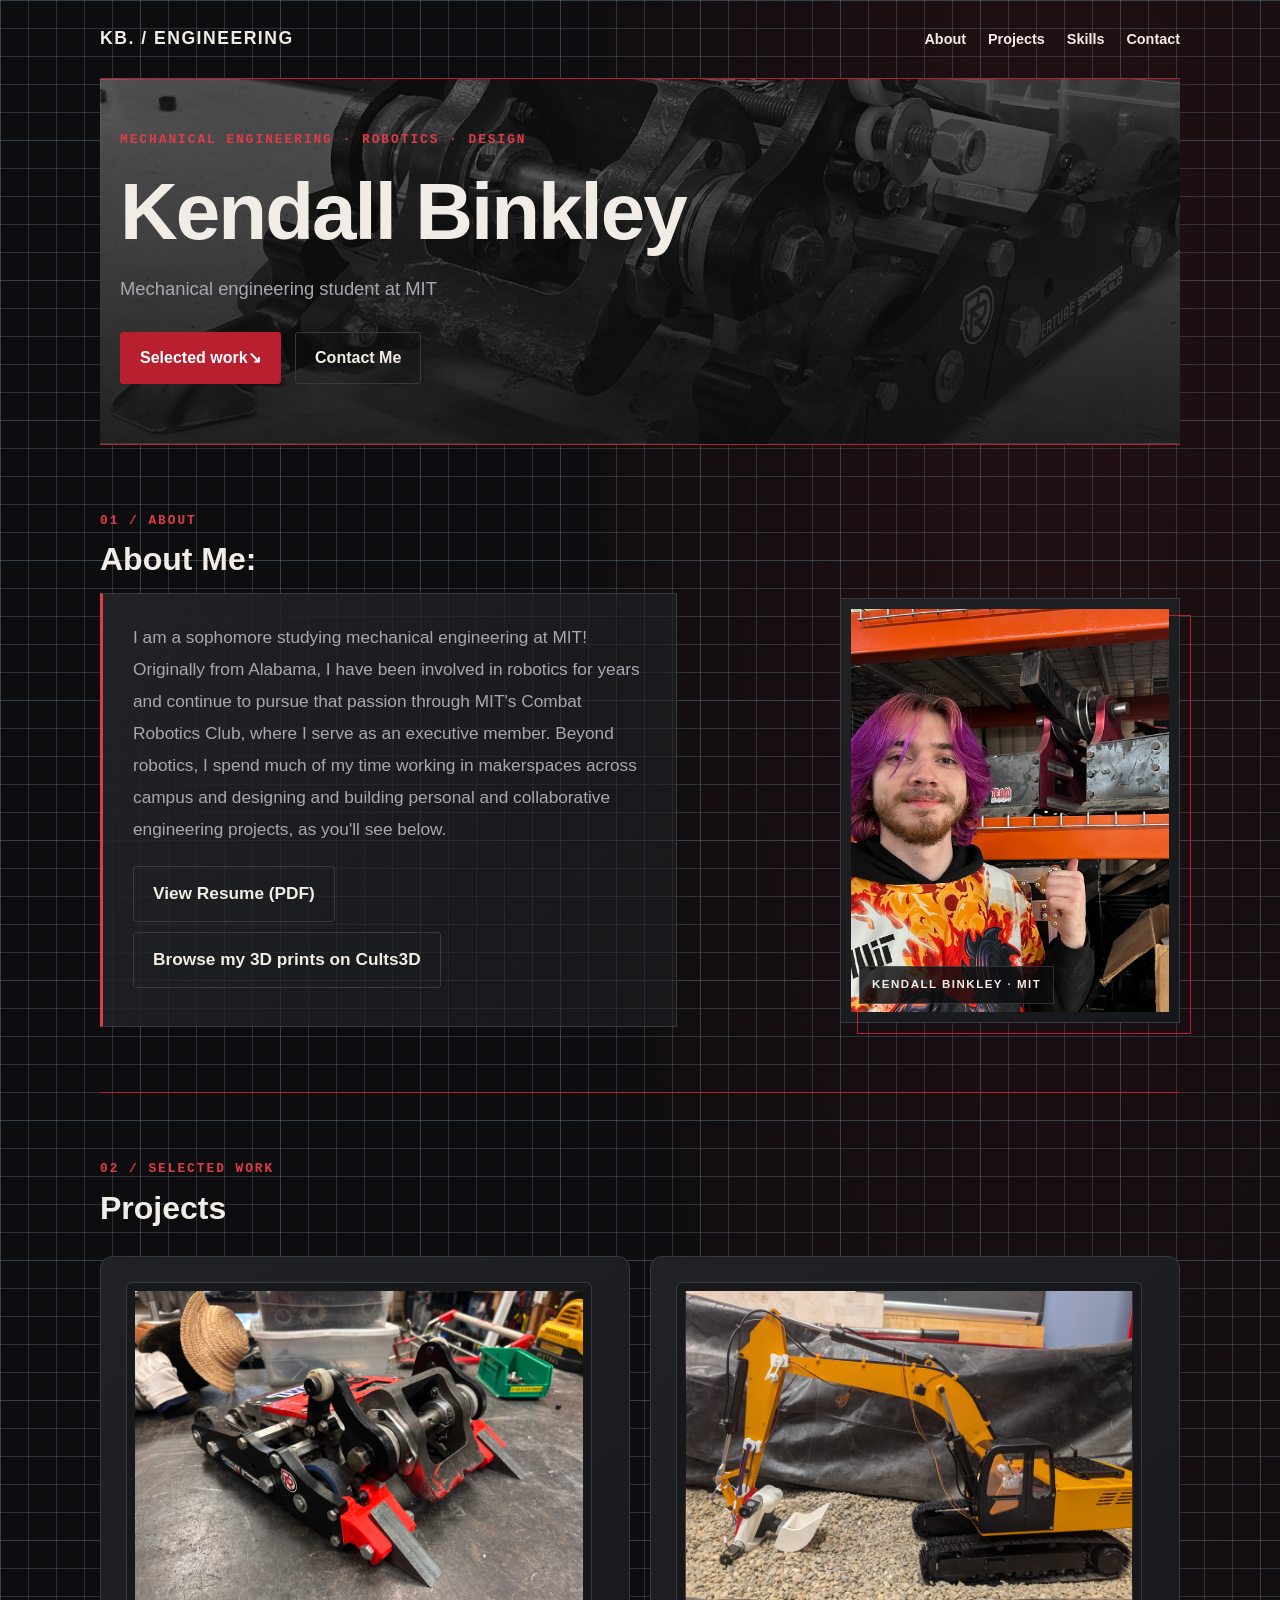
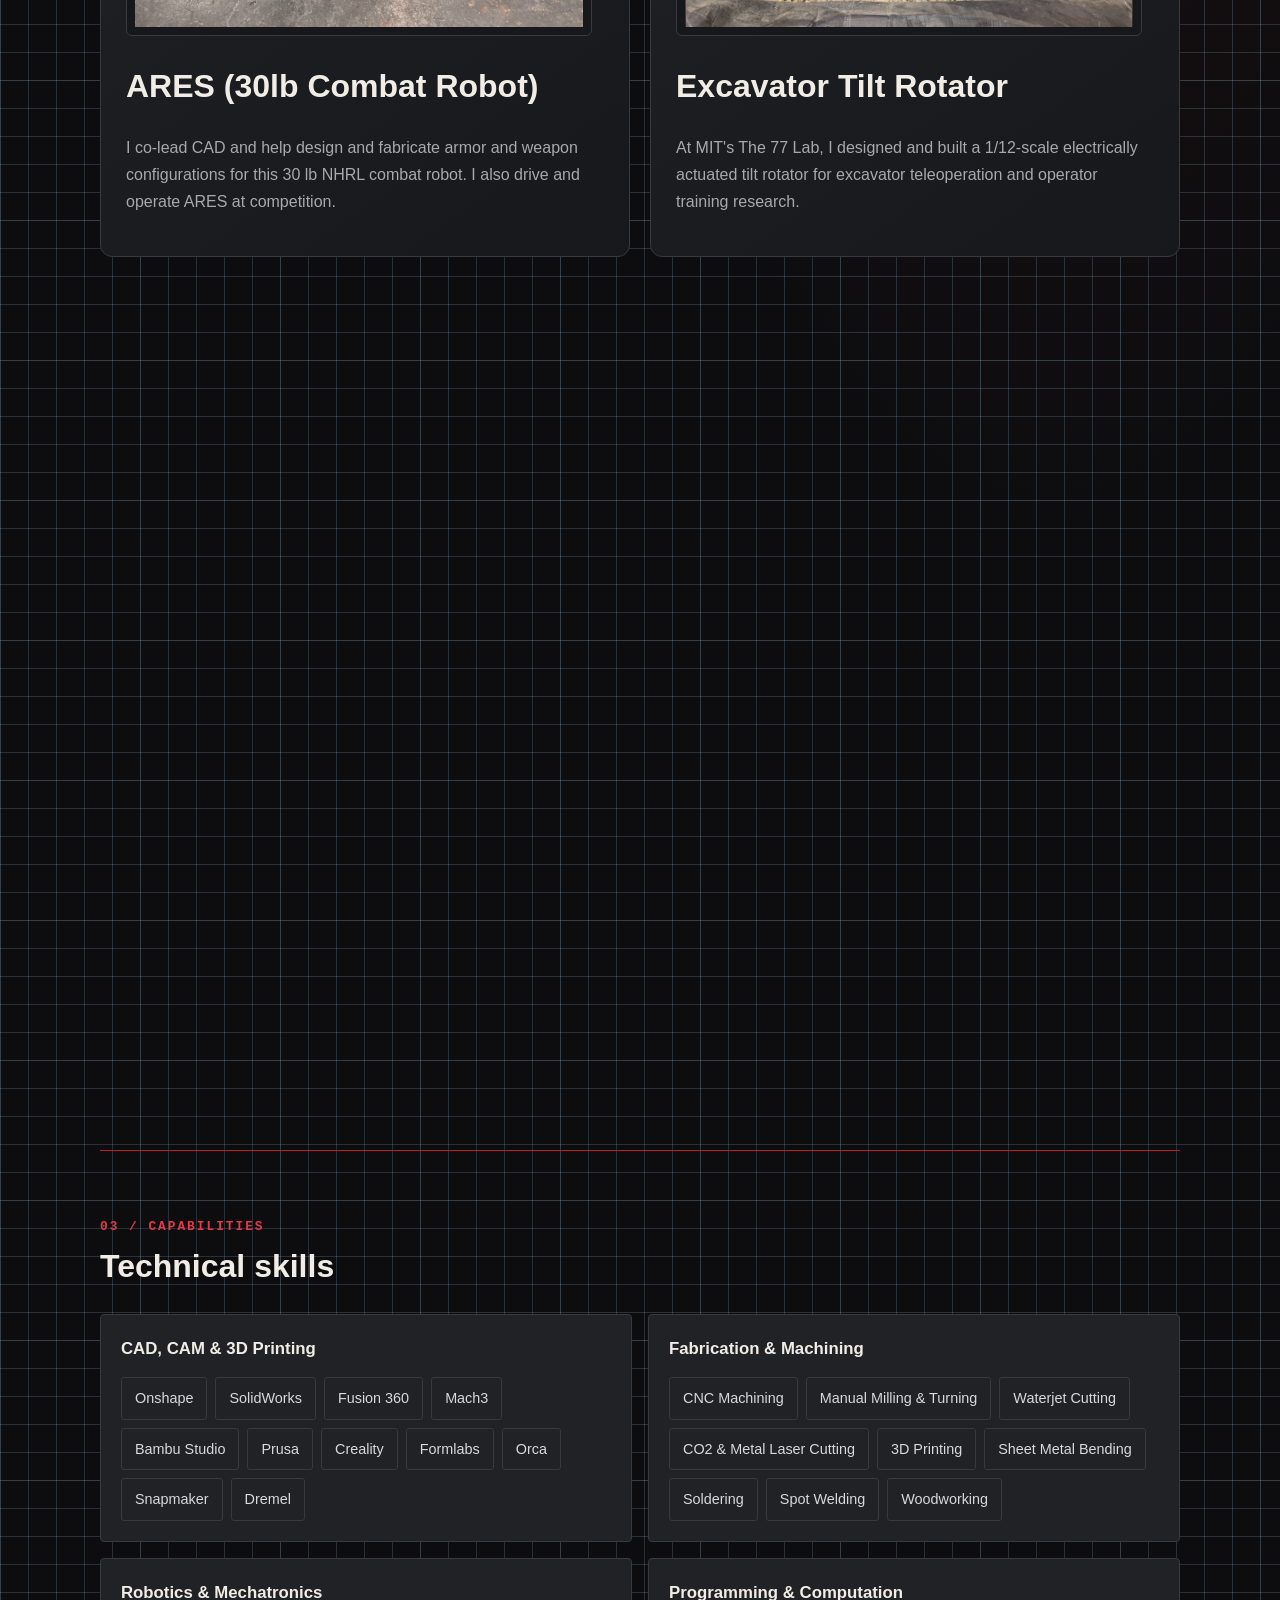
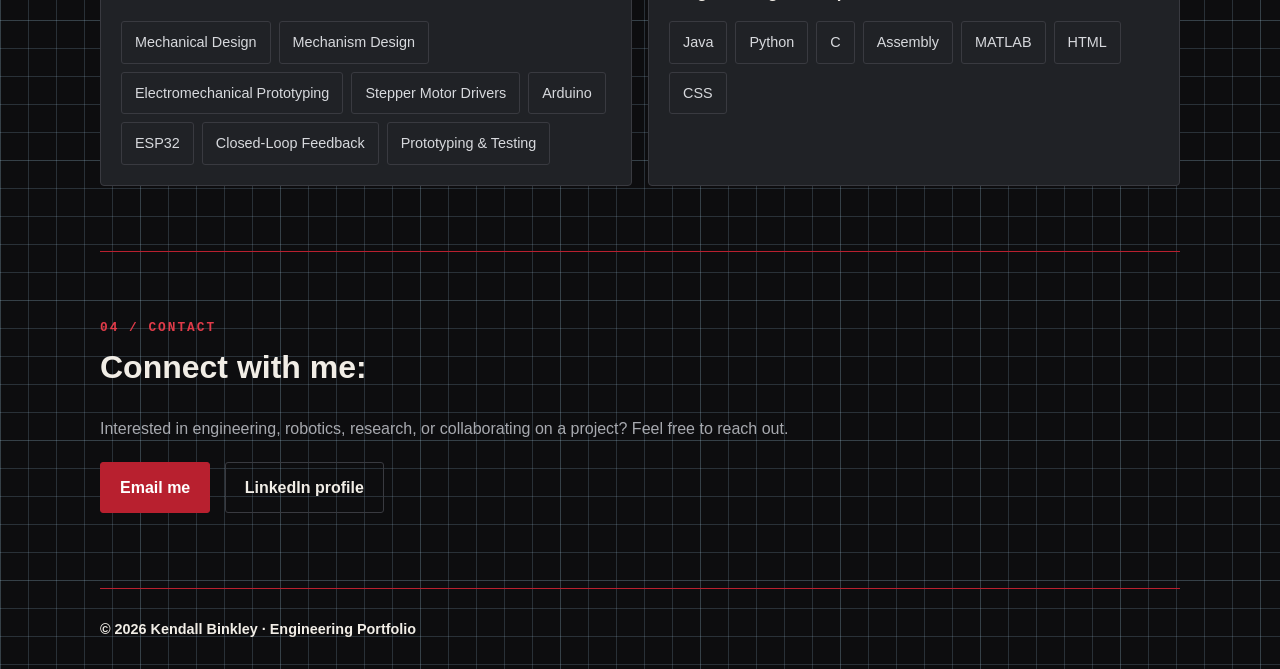
<file: index.html>
<!DOCTYPE html>
<html lang="en">
<head>
  <meta charset="UTF-8">
  <meta name="viewport" content="width=device-width, initial-scale=1.0">
  <meta name="description" content="Engineering portfolio showcasing mechanical design, robotics, research, and manufacturing projects.">
  <title>Kendall Binkley | Engineering Portfolio</title>
  <link rel="icon" type="image/svg+xml" href="/favicon.svg">
  <link rel="stylesheet" href="portfolio_reveal.css">
  <link rel="stylesheet" href="portfolio_grid.css">
  <script src="portfolio_reveal.js" defer></script>


<style>
  /* ========================================
     1. COLOR PALETTE
  ======================================== */

  :root {
    --bg: #0D0D0F;
    --panel: #202226;
    --panel-hover: #292B30;
    --text: #F1EDE6;
    --muted: #A7A9AF;
    --accent: #B8202F;
    --red-bright: #E13B49;
    --red-dark: #741722;
    --silver: #D7D9DD;
    --line: #393A40;
  }

  /* ========================================
     2. GLOBAL STYLES
  ======================================== */

  * {
    box-sizing: border-box;
    margin: 0;
    padding: 0;
  }

  html {
    scroll-behavior: smooth;
    scroll-padding-top: 24px;
  }

  body {
    background-color: var(--bg);
    color: var(--text);
    font-family: Arial, Helvetica, sans-serif;
    line-height: 1.7;
  }

  a {
    color: var(--red-bright);
    text-decoration: none;
    transition: color 0.2s ease;
  }

  a:hover {
    color: var(--silver);
  }

  .container {
    width: min(1080px, 90%);
    margin: 0 auto;
  }

  /* ========================================
     3. NAVIGATION
  ======================================== */

  nav {
    display: flex;
    justify-content: space-between;
    align-items: center;
    gap: 20px;
    padding: 24px 0;
    border-bottom: 1px solid var(--line);
  }

  .logo {
    color: var(--text);
    font-size: 1.1rem;
    font-weight: bold;
    letter-spacing: 1.5px;
    text-transform: uppercase;
  }

  .logo:hover {
    color: var(--red-bright);
  }

  .nav-links {
    display: flex;
    flex-wrap: wrap;
    gap: 22px;
    font-size: 0.95rem;
  }

  .nav-links a {
    color: var(--muted);
  }

  .nav-links a:hover {
    color: var(--red-bright);
  }

  /* ========================================
     4. HERO / INTRODUCTION
  ======================================== */

  .hero {
  position: relative;
  isolation: isolate;
  overflow: hidden;
  background: #0D0D0F;

  padding: 50px 20px;
}

.hero::before {
  content: "";
  position: absolute;
  inset: 0;
  z-index: -1;

  background-image:
    linear-gradient(
      rgba(13, 13, 15, 0.55),
      rgba(13, 13, 15, 0.88)
    ),
    url("images/hero_background.JPG");

  background-size: cover;
  background-position: center;
  background-repeat: no-repeat;

  filter: grayscale(100%);
  opacity: 0.8;
}

  .eyebrow,
  .section-label {
    color: var(--red-bright);
    font-family: monospace;
    font-size: 0.8rem;
    font-weight: bold;
    letter-spacing: 2px;
    text-transform: uppercase;
  }

  h1 {
    margin: 18px 0;
    color: var(--text);
    font-size: clamp(2.7rem, 7vw, 5rem);
    line-height: 1.08;
    letter-spacing: -2px;
  }

  .hero p {
    max-width: 680px;
    margin-bottom: 28px;
    color: var(--muted);
    font-size: 1.15rem;
  }

  /* ========================================
     5. BUTTONS
  ======================================== */

  .button {
    display: inline-block;
    margin-right: 10px;
    margin-bottom: 10px;
    padding: 11px 19px;
    border: 1px solid var(--accent);
    border-radius: 3px;
    background: var(--accent);
    color: #FFFFFF;
    font-weight: bold;
    transition:
      background 0.2s ease,
      border-color 0.2s ease,
      transform 0.2s ease;
  }

  .button:hover {
    background: var(--red-bright);
    border-color: var(--red-bright);
    color: #FFFFFF;
    text-decoration: none;
    transform: translateY(-2px);
  }

  .button.secondary {
    background: transparent;
    color: var(--text);
    border-color: var(--line);
  }

  .button.secondary:hover {
    border-color: var(--silver);
    background: var(--panel);
  }

  .projects-cta {
    display: flex;
    justify-content: center;
    margin: 35px 0 70px;
  }

  .projects-cta .button {
    margin-right: 0;
  }

  /* ========================================
     6. GENERAL SECTIONS
  ======================================== */

  section {
    padding: 65px 0;
    border-top: 1px solid var(--line);
  }

  h2 {
    margin: 8px 0 28px;
    color: var(--text);
    font-size: 2rem;
    line-height: 1.25;
  }

  h3 {
    color: var(--text);
  }

  .about {
    color: var(--muted);
  }

  .about-layout {
    display: grid;
    grid-template-columns: minmax(0, 1fr) minmax(240px, 0.72fr);
    align-items: center;
    gap: clamp(32px, 7vw, 88px);
  }

  #about h2 {
    margin-bottom: 14px;
  }

  .about-copy {
    position: relative;
    padding: 28px 30px;
    border: 1px solid var(--line);
    border-left: 3px solid var(--red-bright);
    background: linear-gradient(120deg, var(--panel), rgba(32, 34, 38, 0.45));
    color: var(--text);
    font-size: 1.08rem;
    line-height: 1.85;
  }

  .about-copy p {
    margin-bottom: 20px;
  }

  .about-portrait {
    position: relative;
    isolation: isolate;
    justify-self: end;
    width: min(100%, 340px);
    aspect-ratio: 4 / 5;
    padding: 10px;
    border: 1px solid var(--line);
    background: linear-gradient(145deg, var(--panel), #17181B);
  }

  .about-portrait::before {
    position: absolute;
    z-index: -1;
    inset: 16px -12px -12px 16px;
    border: 1px solid var(--accent);
    content: "";
  }

  .about-portrait img {
    display: block;
    width: 100%;
    height: 100%;
    object-fit: cover;
    object-position: center 42%;
  }

  .about-portrait figcaption {
    position: absolute;
    z-index: 1;
    right: 18px;
    bottom: 18px;
    left: 18px;
    width: fit-content;
    max-width: calc(100% - 36px);
    padding: 8px 12px;
    border: 1px solid rgba(241, 237, 230, 0.16);
    background: rgba(13, 13, 15, 0.82);
    color: var(--text);
    font-size: 0.72rem;
    font-weight: bold;
    letter-spacing: 1.5px;
    text-transform: uppercase;
  }

  /* ========================================
     7. PROJECT GRID AND CARDS
  ======================================== */

  .project-grid {
    display: grid;
    grid-template-columns: repeat(2, minmax(0, 1fr));
    gap: 20px;
  }

  .project {
    position: relative;
    padding: 25px;
    border: 1px solid var(--line);
    border-radius: 12px;
    background: linear-gradient(
      145deg,
      var(--panel),
      #17181B
    );
    transition:
      border-color 0.2s ease,
      background 0.2s ease,
      transform 0.2s ease;
  }

  .project:hover {
    border-color: var(--accent);
    background: linear-gradient(
      145deg,
      var(--panel-hover),
      #191A1E
    );
    transform: translateY(-4px);
  }

  .project h3 {
    margin-bottom: 10px;
    font-size: 1.25rem;
    letter-spacing: -0.3px;
  }

  .project p {
    margin-bottom: 16px;
    color: var(--muted);
  }

  .project-number {
    display: block;
    margin-bottom: 12px;
    color: var(--red-bright);
    font-family: monospace;
    font-size: 0.8rem;
    letter-spacing: 1px;
  }

  /* Project photography and CAD renders */

  .project-image-frame {
    margin: 0 12px 30px 0;
    padding: 8px;
    border: 1px solid var(--line);
    border-radius: 6px;
    background: #17181B;
  }

  .project-image {
    display: block;
    width: 100%;
    aspect-ratio: 4 / 3;
    background: #17181B;
    object-fit: contain;
  }

  .cover-image-stage {
    display: block;
    position: relative;
    isolation: isolate;
    overflow: hidden;
    aspect-ratio: 4 / 3;
    background: #17181B;
  }

  .cover-image-stage .cover-image-backdrop {
    position: absolute;
    inset: 0;
    width: 100%;
    height: 100%;
    filter: blur(12px) brightness(0.45);
    object-fit: cover;
    transform: scale(1.08);
  }

  .cover-image-stage .project-image {
    position: relative;
    background: transparent;
  }

  .project-link {
    display: block;
    color: inherit;
    text-decoration: none;
    cursor: pointer;
  }

  .project-link:hover {
    background: var(--panel-hover);
    transform: translateY(-4px);
  }

  .project-link:focus-visible {
    outline: 2px solid var(--red-bright);
    outline-offset: 4px;
  }

  /* ========================================
     8. TECHNICAL SKILLS
  ======================================== */

  .skills {
    display: grid;
    grid-template-columns: repeat(2, minmax(0, 1fr));
    gap: 16px;
  }

  .skill-group {
    padding: 20px;
    border: 1px solid var(--line);
    border-radius: 4px;
    background: var(--panel);
  }

  .skill-group h3 {
    margin: 0 0 14px;
    color: var(--text);
    font-size: 1.05rem;
  }

  .skill-group .skills-list {
    display: flex;
    flex-wrap: wrap;
    gap: 8px;
  }

  .skill {
    padding: 8px 13px;
    border: 1px solid var(--line);
    border-radius: 3px;
    background: var(--panel);
    color: var(--silver);
    font-size: 0.9rem;
  }

  @media (max-width: 700px) {
    .skills {
      grid-template-columns: 1fr;
    }
  }

  /* ========================================
     9. FOOTER
  ======================================== */

  footer {
    padding: 28px 0;
    border-top: 1px solid var(--line);
    color: var(--muted);
    font-size: 0.9rem;
  }

  /* ========================================
     10. RESPONSIVE LAYOUT
  ======================================== */

  @media (max-width: 650px) {
    nav {
      align-items: flex-start;
      flex-direction: column;
    }

    .nav-links {
      gap: 14px;
    }

    .hero {
      padding: 75px 0 75px 20px;
    }

    h1 {
      letter-spacing: -1px;
    }

    .project-grid {
      grid-template-columns: 1fr;
    }

    .about-layout {
      grid-template-columns: 1fr;
      gap: 36px;
    }

    .about-portrait {
      justify-self: start;
      width: min(100%, 340px);
    }

    .about-copy {
      padding: 22px;
      font-size: 1rem;
    }

    section {
      padding: 48px 0;
    }
  }

  /* ========================================
     11. ACCESSIBILITY
  ======================================== */

  :focus-visible {
    outline: 2px solid var(--red-bright);
    outline-offset: 4px;
  }

  ::selection {
    background: var(--accent);
    color: #FFFFFF;
  }

  @media (prefers-reduced-motion: reduce) {
    html {
      scroll-behavior: auto;
    }

    *,
    *::before,
    *::after {
      transition: none !important;
      animation: none !important;
    }
  }
</style>
</head>

<body class="home-page">
  <div class="container">
    <nav>
      <a class="logo" href="#home">KB. / Engineering</a>
      <div class="nav-links">
        <a href="#about">About</a>
        <a href="#projects">Projects</a>
        <a href="#skills">Skills</a>
        <a href="#contact">Contact</a>
      </div>
    </nav>

    <main>
      <header class="hero" id="home">
        <div class="eyebrow">Mechanical Engineering · Robotics · Design</div>
        <h1>Kendall Binkley</h1>
        <p>
          Mechanical engineering student at MIT
        </p>
        <a class="button" href="#projects">Selected work↘</a>
        <a class="button secondary" href="#contact">Contact Me</a>
      </header>

      <section id="about">
        <div class="section-label">01 / About</div>
        <h2>About Me:</h2>
        <div class="about-layout">
          <div class="about-copy">
            <p class="about">
              I am a sophomore studying mechanical engineering at MIT! Originally from Alabama, I have been involved in robotics for years and continue to pursue that passion through MIT's Combat Robotics Club, where I serve as an executive member. Beyond robotics, I spend much of my time working in makerspaces across campus and designing and building personal and collaborative engineering projects, as you'll see below.
            </p>
            <a class="button secondary" href="files/KBinkleyResumeOct26.pdf" target="_blank" rel="noopener">View Resume (PDF)</a>
            <a class="button secondary" href="https://cults3d.com/en/users/notreallyabird/" target="_blank" rel="noopener noreferrer">Browse my 3D prints on Cults3D</a>
          </div>
          <figure class="about-portrait">
            <img src="images/aboutme.jpg" alt="Kendall in the MIT makerspace">
            <figcaption>Kendall Binkley · MIT</figcaption>
          </figure>
        </div>
      </section>

      <section id="projects">
        <div class="section-label">02 / Selected work</div>
        <h2>Projects</h2>

        <div class="project-grid">

          <a href="project_folder/ARES_project.html" class="project project-link">
            <figure class="project-image-frame">
              <span class="cover-image-stage">
                <img class="cover-image-backdrop" src="images/ARES_imgs/ARES_cover_photo.JPG" alt="" aria-hidden="true">
                <img class="project-image" src="images/ARES_imgs/ARES_cover_photo.JPG" alt="ARES combat robot">
              </span>
            </figure>
            <h2>ARES (30lb Combat Robot)</h2>
            <p>
              I co-lead CAD and help design and fabricate armor and weapon configurations for this 30 lb NHRL combat robot. I also drive and operate ARES at competition.
            </p>
          </a>

          <a href="project_folder/tilt_rotator_project.html" class="project project-link">
            <figure class="project-image-frame">
              <span class="cover-image-stage">
                <img class="cover-image-backdrop" src="images/tilt_rotator_imgs/tr_full_excavator.jpg" alt="" aria-hidden="true">
                <img class="project-image" src="images/tilt_rotator_imgs/tr_full_excavator.jpg" alt="1/12-scale excavator with the tilt rotator attached">
              </span>
            </figure>
            <h2>Excavator Tilt Rotator</h2>
            <p>
              At MIT's The 77 Lab, I designed and built a 1/12-scale electrically actuated tilt rotator for excavator teleoperation and operator training research.
            </p>
          </a>

          <a href="project_folder/roller_skates_project.html" class="project project-link">
            <figure class="project-image-frame">
              <span class="cover-image-stage">
                <img class="cover-image-backdrop" src="images/roller_skates_imgs/skates_full_assembly_cover_photo.jpg" alt="" aria-hidden="true">
                <img class="project-image" src="images/roller_skates_imgs/skates_full_assembly_cover_photo.jpg" alt="Completed custom roller skates">
              </span>
            </figure>
            <h2>Custom Roller Skates</h2>
            <p>
              Custom clip-on skates designed to attach to regular shoes or boots, built with machined and laser-cut metal parts and 3D-printed TPU spacers.
            </p>
          </a>

          <a href="project_folder/merry_go_round_project.html" class="project project-link">
            <figure class="project-image-frame">
              <span class="cover-image-stage">
                <img class="cover-image-backdrop" src="images/merry_go_round_imgs/mgr_real_isometric_view_cover_photo.jpg" alt="" aria-hidden="true">
                <img class="project-image" src="images/merry_go_round_imgs/mgr_real_isometric_view_cover_photo.jpg" alt="Double-decker merry-go-round isometric view">
              </span>
            </figure>
            <h2>Double-Decker Merry-Go-Round</h2>
            <p>
              I was a 2026 East Campus REX build lead for this double-decker ride. It used a custom machined bearing and supported about 1,200 pounds during operation.
            </p>
          </a>

        </div>
      </section>

      <div class="projects-cta">
        <a href="projects.html" class="button">
          View All Projects
          <span aria-hidden="true">→</span>
        </a>
      </div>

      <section id="skills">
        <div class="section-label">03 / Capabilities</div>
        <h2>Technical skills</h2>
        <div class="skills">
          <article class="skill-group">
            <h3>CAD, CAM &amp; 3D Printing</h3>
            <div class="skills-list">
              <span class="skill">Onshape</span>
              <span class="skill">SolidWorks</span>
              <span class="skill">Fusion 360</span>
              <span class="skill">Mach3</span>
              <span class="skill">Bambu Studio</span>
              <span class="skill">Prusa</span>
              <span class="skill">Creality</span>
              <span class="skill">Formlabs</span>
              <span class="skill">Orca</span>
              <span class="skill">Snapmaker</span>
              <span class="skill">Dremel</span>
            </div>
          </article>
          <article class="skill-group">
            <h3>Fabrication &amp; Machining</h3>
            <div class="skills-list">
              <span class="skill">CNC Machining</span>
              <span class="skill">Manual Milling &amp; Turning</span>
              <span class="skill">Waterjet Cutting</span>
              <span class="skill">CO2 &amp; Metal Laser Cutting</span>
              <span class="skill">3D Printing</span>
              <span class="skill">Sheet Metal Bending</span>
              <span class="skill">Soldering</span>
              <span class="skill">Spot Welding</span>
              <span class="skill">Woodworking</span>
            </div>
          </article>
          <article class="skill-group">
            <h3>Robotics &amp; Mechatronics</h3>
            <div class="skills-list">
              <span class="skill">Mechanical Design</span>
              <span class="skill">Mechanism Design</span>
              <span class="skill">Electromechanical Prototyping</span>
              <span class="skill">Stepper Motor Drivers</span>
              <span class="skill">Arduino</span>
              <span class="skill">ESP32</span>
              <span class="skill">Closed-Loop Feedback</span>
              <span class="skill">Prototyping &amp; Testing</span>
            </div>
          </article>
          <article class="skill-group">
            <h3>Programming &amp; Computation</h3>
            <div class="skills-list">
              <span class="skill">Java</span>
              <span class="skill">Python</span>
              <span class="skill">C</span>
              <span class="skill">Assembly</span>
              <span class="skill">MATLAB</span>
              <span class="skill">HTML</span>
              <span class="skill">CSS</span>
            </div>
          </article>
        </div>
      </section>

      <section id="contact">
        <div class="section-label">04 / Contact</div>
        <h2>Connect with me:</h2>
        <p class="about">
          Interested in engineering, robotics, research, or
          collaborating on a project? Feel free to reach out.
        </p>
        <p style="margin-top: 20px;">
          <a class="button" href="mailto:candle@mit.edu">
            Email me
          </a>
          <a class="button secondary"
             href="https://www.linkedin.com/in/kendall-binkley/">
            LinkedIn profile
          </a>
        </p>
      </section>
    </main>

    <footer>
      <p>© 2026 Kendall Binkley · Engineering Portfolio</p>
    </footer>
  </div>
</body>
</html>
</file>
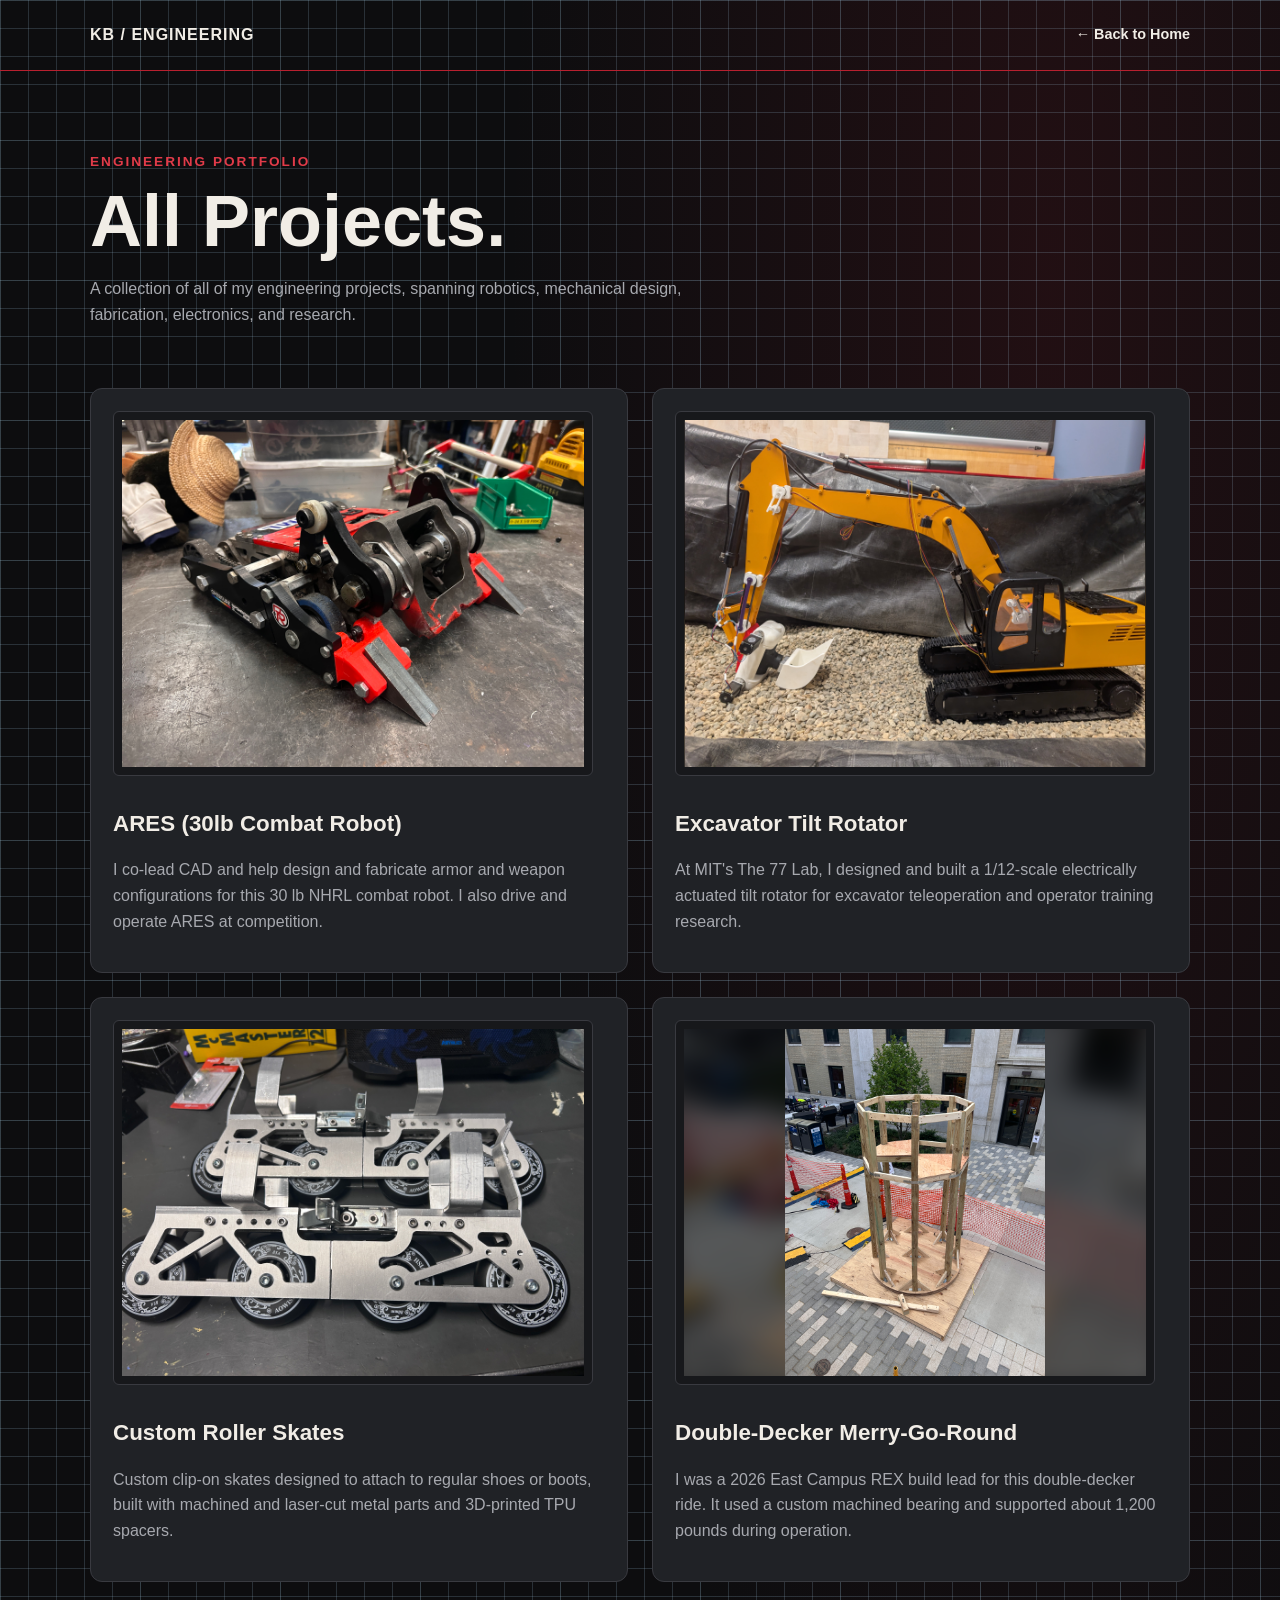
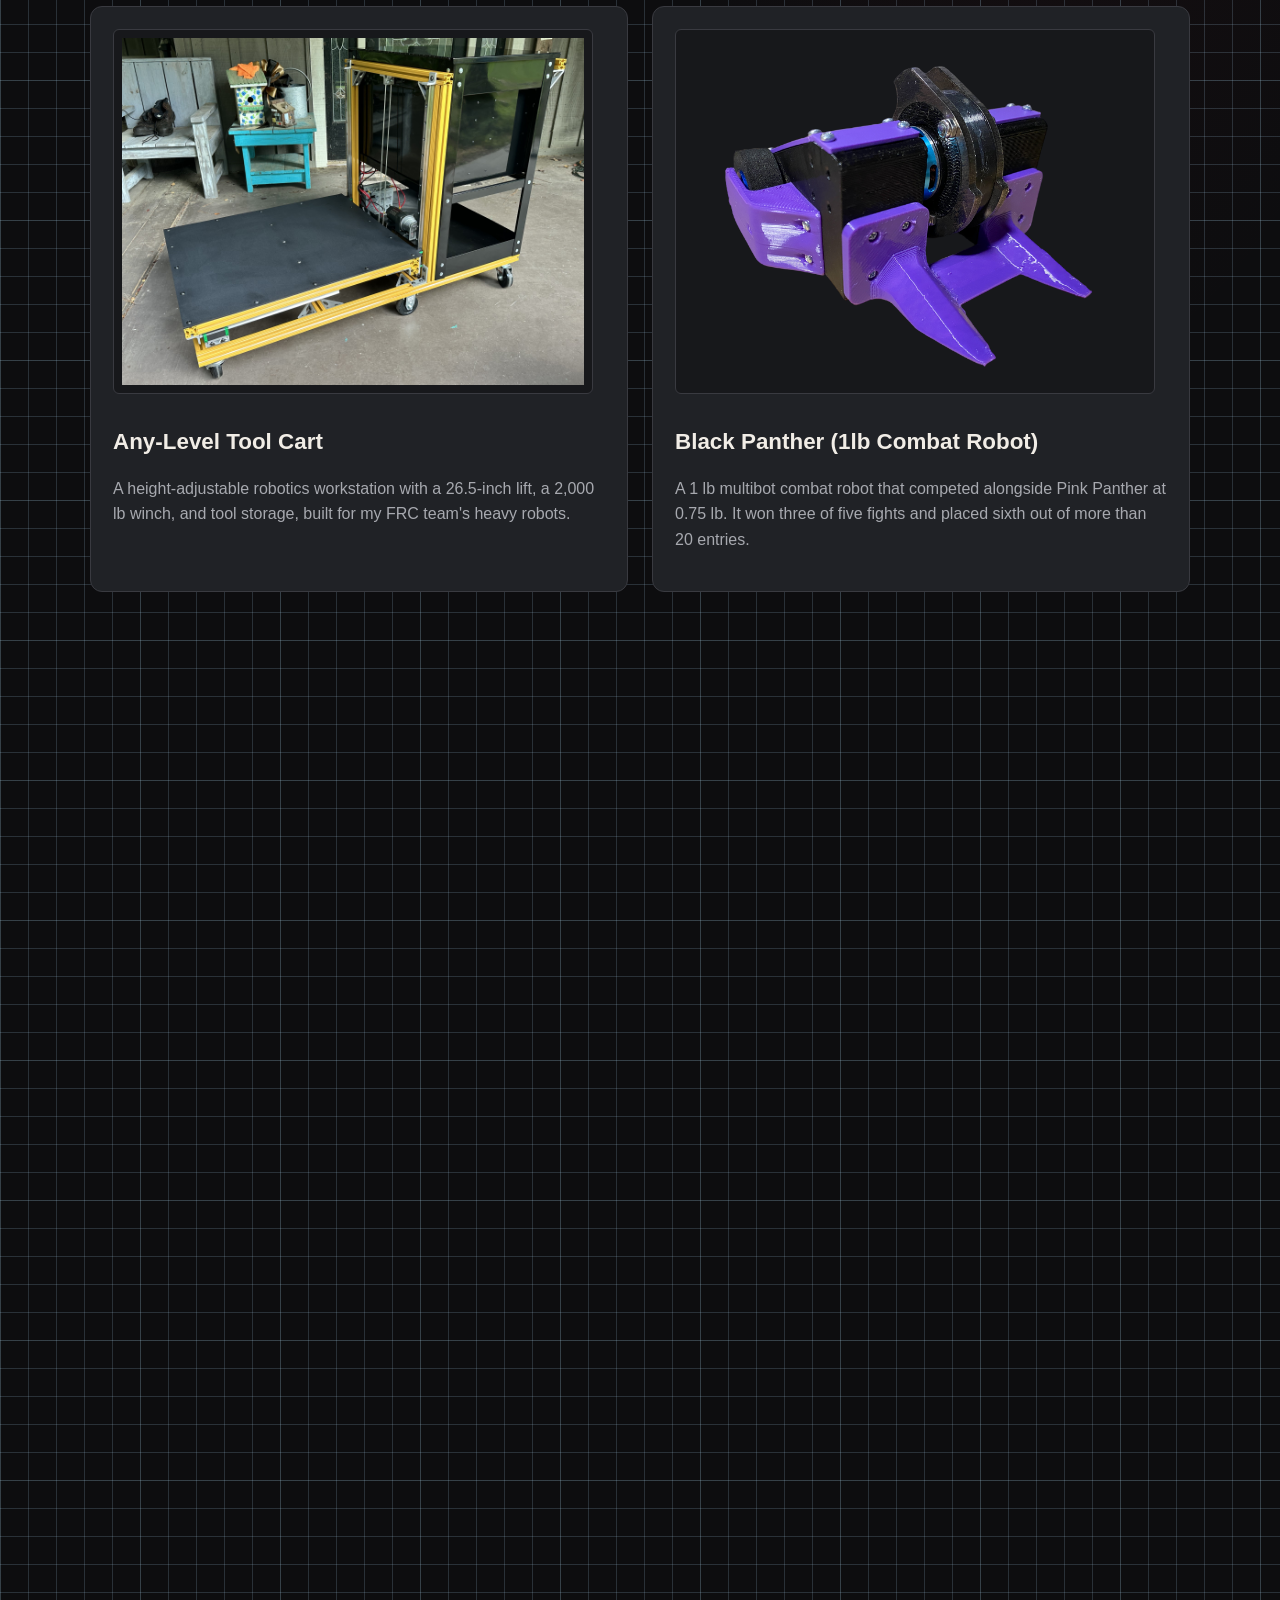
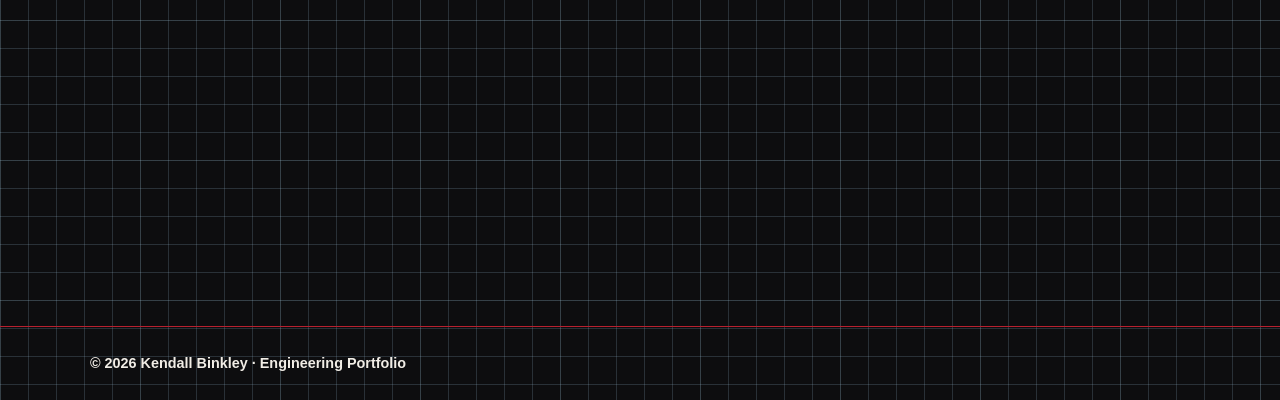
<file: projects.html>
<!DOCTYPE html>
<html lang="en">
<head>
  <meta charset="UTF-8">
  <meta name="viewport" content="width=device-width, initial-scale=1.0">

  <title>Projects | Kendall Binkley</title>
  <link rel="icon" type="image/svg+xml" href="/favicon.svg">
  <link rel="stylesheet" href="portfolio_reveal.css">
  <link rel="stylesheet" href="portfolio_grid.css">
  <script src="portfolio_reveal.js" defer></script>

  <style>
    :root {
      --bg: #0D0D0F;
      --panel: #202226;
      --panel-hover: #292B30;
      --text: #F1EDE6;
      --muted: #A7A9AF;
      --accent: #B8202F;
      --red-bright: #E13B49;
      --line: #393A40;
    }

    * {
      box-sizing: border-box;
    }

    body {
      margin: 0;
      background: var(--bg);
      color: var(--text);
      font-family: Arial, Helvetica, sans-serif;
      line-height: 1.6;
    }

    a {
      color: inherit;
      text-decoration: none;
    }

    .container {
      width: min(1100px, 90%);
      margin: 0 auto;
    }

    nav {
      padding: 22px 0;
      border-bottom: 1px solid var(--line);
    }

    .nav-inner {
      display: flex;
      align-items: center;
      justify-content: space-between;
      gap: 20px;
    }

    .brand {
      font-weight: 800;
      letter-spacing: 1px;
    }

    .back-link {
      color: var(--muted);
    }

    .back-link:hover {
      color: var(--red-bright);
    }

    header {
      padding: 80px 0 45px;
    }

    .eyebrow {
      color: var(--red-bright);
      font-size: 0.85rem;
      font-weight: bold;
      letter-spacing: 2px;
      text-transform: uppercase;
    }

    h1 {
      margin: 12px 0;
      font-size: clamp(2.5rem, 6vw, 4.5rem);
      line-height: 1.05;
    }

    .intro {
      max-width: 650px;
      color: var(--muted);
    }

    .project-grid {
      display: grid;
      grid-template-columns: repeat(2, minmax(0, 1fr));
      gap: 24px;
      padding-bottom: 80px;
    }

    .project {
      overflow: hidden;
      padding: 22px;
      background: var(--panel);
      border: 1px solid var(--line);
      border-radius: 12px;
      transition: border-color 0.2s, transform 0.2s;
    }

    .project:hover {
      border-color: var(--accent);
      transform: translateY(-3px);
    }

    .project-image {
      display: block;
      width: 100%;
      aspect-ratio: 4 / 3;
      background: #17181B;
      object-fit: contain;
    }

    .cover-image-stage {
      display: block;
      position: relative;
      isolation: isolate;
      overflow: hidden;
      aspect-ratio: 4 / 3;
      background: #17181B;
    }

    .cover-image-stage .cover-image-backdrop {
      position: absolute;
      inset: 0;
      width: 100%;
      height: 100%;
      filter: blur(12px) brightness(0.45);
      object-fit: cover;
      transform: scale(1.08);
    }

    .cover-image-stage .project-image {
      position: relative;
      background: transparent;
    }

    .project-image-frame {
      margin: 0 12px 30px 0;
      padding: 8px;
      border: 1px solid var(--line);
      border-radius: 6px;
      background: #17181B;
    }

    .project h2 {
      margin: 0 0 10px;
      font-size: 1.4rem;
    }

    .project p {
      color: var(--muted);
    }

    .project-link {
      display: block;
      color: inherit;
      text-decoration: none;
      cursor: pointer;
    }

    .project-link:hover {
      background: var(--panel-hover);
      transform: translateY(-4px);
    }

    .project-link:focus-visible {
      outline: 2px solid var(--red-bright);
      outline-offset: 4px;
    }

    footer {
      padding: 25px 0;
      color: var(--muted);
      border-top: 1px solid var(--line);
      font-size: 0.9rem;
    }

    @media (max-width: 650px) {
      .project-grid {
        grid-template-columns: 1fr;
      }

      header {
        padding-top: 55px;
      }
    }
  </style>
</head>

<body>
  <nav>
    <div class="container nav-inner">
      <a class="brand" href="index.html">KB / ENGINEERING</a>
      <a class="back-link" href="index.html">← Back to Home</a>
    </div>
  </nav>

  <main class="container">
    <header>
      <div class="eyebrow">Engineering Portfolio</div>
      <h1>All Projects.</h1>
      <p class="intro">
        A collection of all of my engineering projects, spanning robotics,
        mechanical design, fabrication, electronics, and research.
      </p>
    </header>

    <section class="project-grid">

      <a href="project_folder/ARES_project.html" class="project project-link">
            <figure class="project-image-frame">
              <span class="cover-image-stage">
                <img class="cover-image-backdrop" src="images/ARES_imgs/ARES_cover_photo.JPG" alt="" aria-hidden="true">
                <img class="project-image" src="images/ARES_imgs/ARES_cover_photo.JPG" alt="ARES combat robot">
              </span>
            </figure>
            <h2>ARES (30lb Combat Robot)</h2>
            <p>
              I co-lead CAD and help design and fabricate armor and weapon configurations for this 30 lb NHRL combat robot. I also drive and operate ARES at competition.
            </p>
      </a>

      <a href="project_folder/tilt_rotator_project.html" class="project project-link">
            <figure class="project-image-frame">
              <span class="cover-image-stage">
                <img class="cover-image-backdrop" src="images/tilt_rotator_imgs/tr_full_excavator.jpg" alt="" aria-hidden="true">
                <img class="project-image" src="images/tilt_rotator_imgs/tr_full_excavator.jpg" alt="1/12-scale excavator with the tilt rotator attached">
              </span>
            </figure>
            <h2>Excavator Tilt Rotator</h2>
            <p>
              At MIT's The 77 Lab, I designed and built a 1/12-scale electrically actuated tilt rotator for excavator teleoperation and operator training research.
            </p>
          </a>

      <a href="project_folder/roller_skates_project.html" class="project project-link">
        <figure class="project-image-frame">
          <span class="cover-image-stage">
            <img class="cover-image-backdrop" src="images/roller_skates_imgs/skates_full_assembly_cover_photo.jpg" alt="" aria-hidden="true">
            <img class="project-image" src="images/roller_skates_imgs/skates_full_assembly_cover_photo.jpg" alt="Completed custom roller skates">
          </span>
        </figure>
        <h2>Custom Roller Skates</h2>
        <p>Custom clip-on skates designed to attach to regular shoes or boots, built with machined and laser-cut metal parts and 3D-printed TPU spacers.</p>
      </a>

      <a href="project_folder/merry_go_round_project.html" class="project project-link">
        <figure class="project-image-frame">
          <span class="cover-image-stage">
            <img class="cover-image-backdrop" src="images/merry_go_round_imgs/mgr_real_isometric_view_cover_photo.jpg" alt="" aria-hidden="true">
            <img class="project-image" src="images/merry_go_round_imgs/mgr_real_isometric_view_cover_photo.jpg" alt="Double-decker merry-go-round isometric view">
          </span>
        </figure>
        <h2>Double-Decker Merry-Go-Round</h2>
        <p>I was a 2026 East Campus REX build lead for this double-decker ride. It used a custom machined bearing and supported about 1,200 pounds during operation.</p>
      </a>

      <a href="project_folder/any_level_toolcart_project.html" class="project project-link">
        <figure class="project-image-frame">
          <span class="cover-image-stage">
            <img class="cover-image-backdrop" src="images/any_level_toolcart_imgs/toolcart_cover_photo.jpg" alt="" aria-hidden="true">
            <img class="project-image" src="images/any_level_toolcart_imgs/toolcart_cover_photo.jpg" alt="Any-Level Tool Cart">
          </span>
        </figure>
        <h2>Any-Level Tool Cart</h2>
        <p>A height-adjustable robotics workstation with a 26.5-inch lift, a 2,000 lb winch, and tool storage, built for my FRC team's heavy robots.</p>
      </a>

      <a href="project_folder/black_panther_project.html" class="project project-link">
        <figure class="project-image-frame">
          <img class="project-image" src="images/black_panther_imgs/bp_cover_photo.png" alt="Black Panther cover photo">
        </figure>
        <h2>Black Panther (1lb Combat Robot)</h2>
        <p>A 1 lb multibot combat robot that competed alongside Pink Panther at 0.75 lb. It won three of five fights and placed sixth out of more than 20 entries.</p>
      </a>

      <a href="project_folder/lobstah_project.html" class="project project-link">
        <figure class="project-image-frame">
          <img class="project-image" src="images/lobstah_imgs/lobstah_full_cad_cover_photo.png" alt="Lobstah cover photo">
        </figure>
        <h2>Lobstah (3lb Combat Robot)</h2>
        <p>A 3 lb beetleweight robot in development, with a vertical spinner and custom TPU omniwheels fitted with metal cleats. Designed for holonomic movement, it has not been battle tested yet.</p>
      </a>

      <a href="project_folder/OUTATIDE_project.html" class="project project-link">
        <figure class="project-image-frame">
          <img class="project-image" src="images/OUTATIDE_imgs/outatide_cover_photo.png" alt="OUTATIDE project">
        </figure>
        <h2>OUTATIDE (2025 FRC Robot)</h2>
        <p>A custom three-stage elevator with vacuum pickup and turret scoring, plus a spring-actuated climber built to lift the roughly 135 lb robot onto the cage.</p>
      </a>

      <a href="project_folder/mit_maps_project.html" class="project project-link">
        <figure class="project-image-frame">
          <span class="cover-image-stage">
            <img class="cover-image-backdrop" src="images/mit_maps_imgs/map_cover_photo.jpg" alt="" aria-hidden="true">
            <img class="project-image" src="images/mit_maps_imgs/map_cover_photo.jpg" alt="Framed MIT and Boston area map">
          </span>
        </figure>
        <h2>Custom MIT Maps: Woodworking &amp; 3D Printing</h2>
        <p>Two custom MIT and Boston maps made with a dowel-joined wooden frame, blue acrylic water, and multi-part 3D-printed terrain. One was a gift for my parents, and one came with me to college.</p>
      </a>

    </section>
  </main>

  <footer>
    <div class="container">
      © 2026 Kendall Binkley · Engineering Portfolio
    </div>
  </footer>
</body>
</html>
</file>
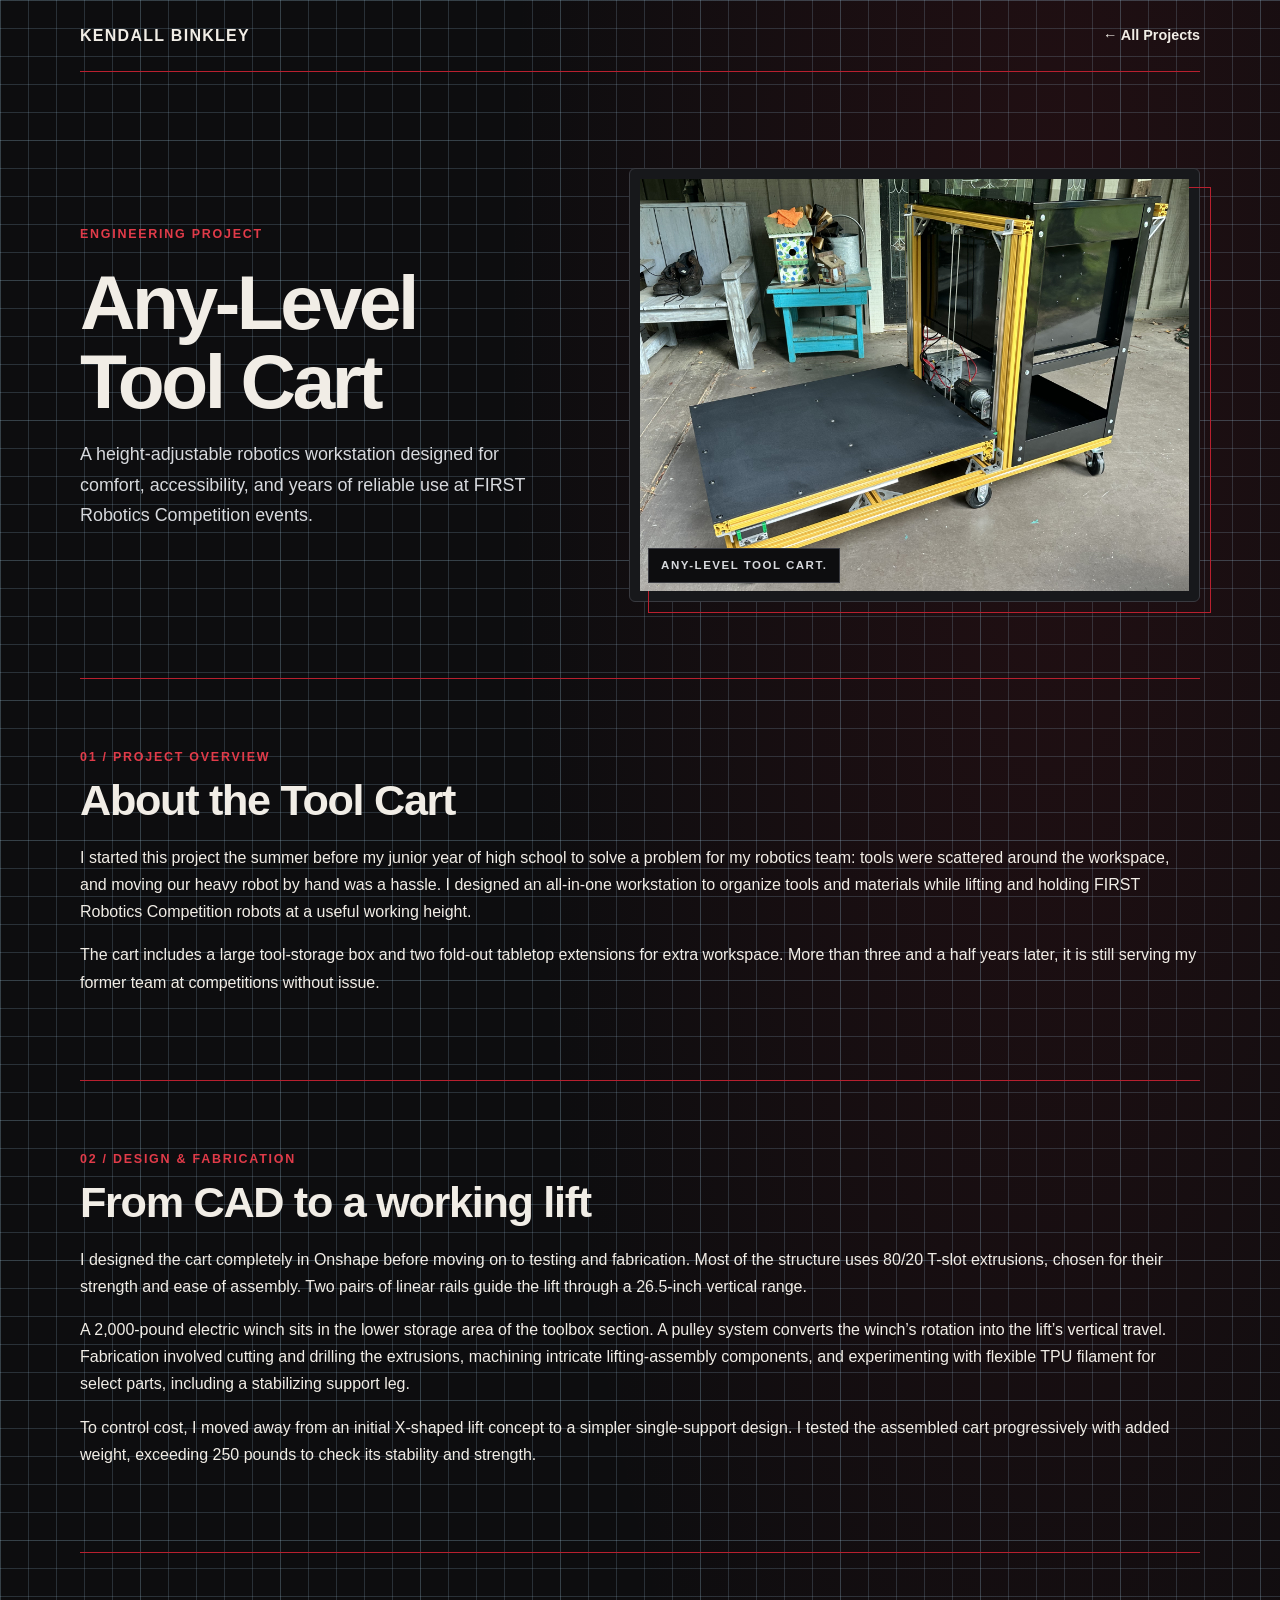
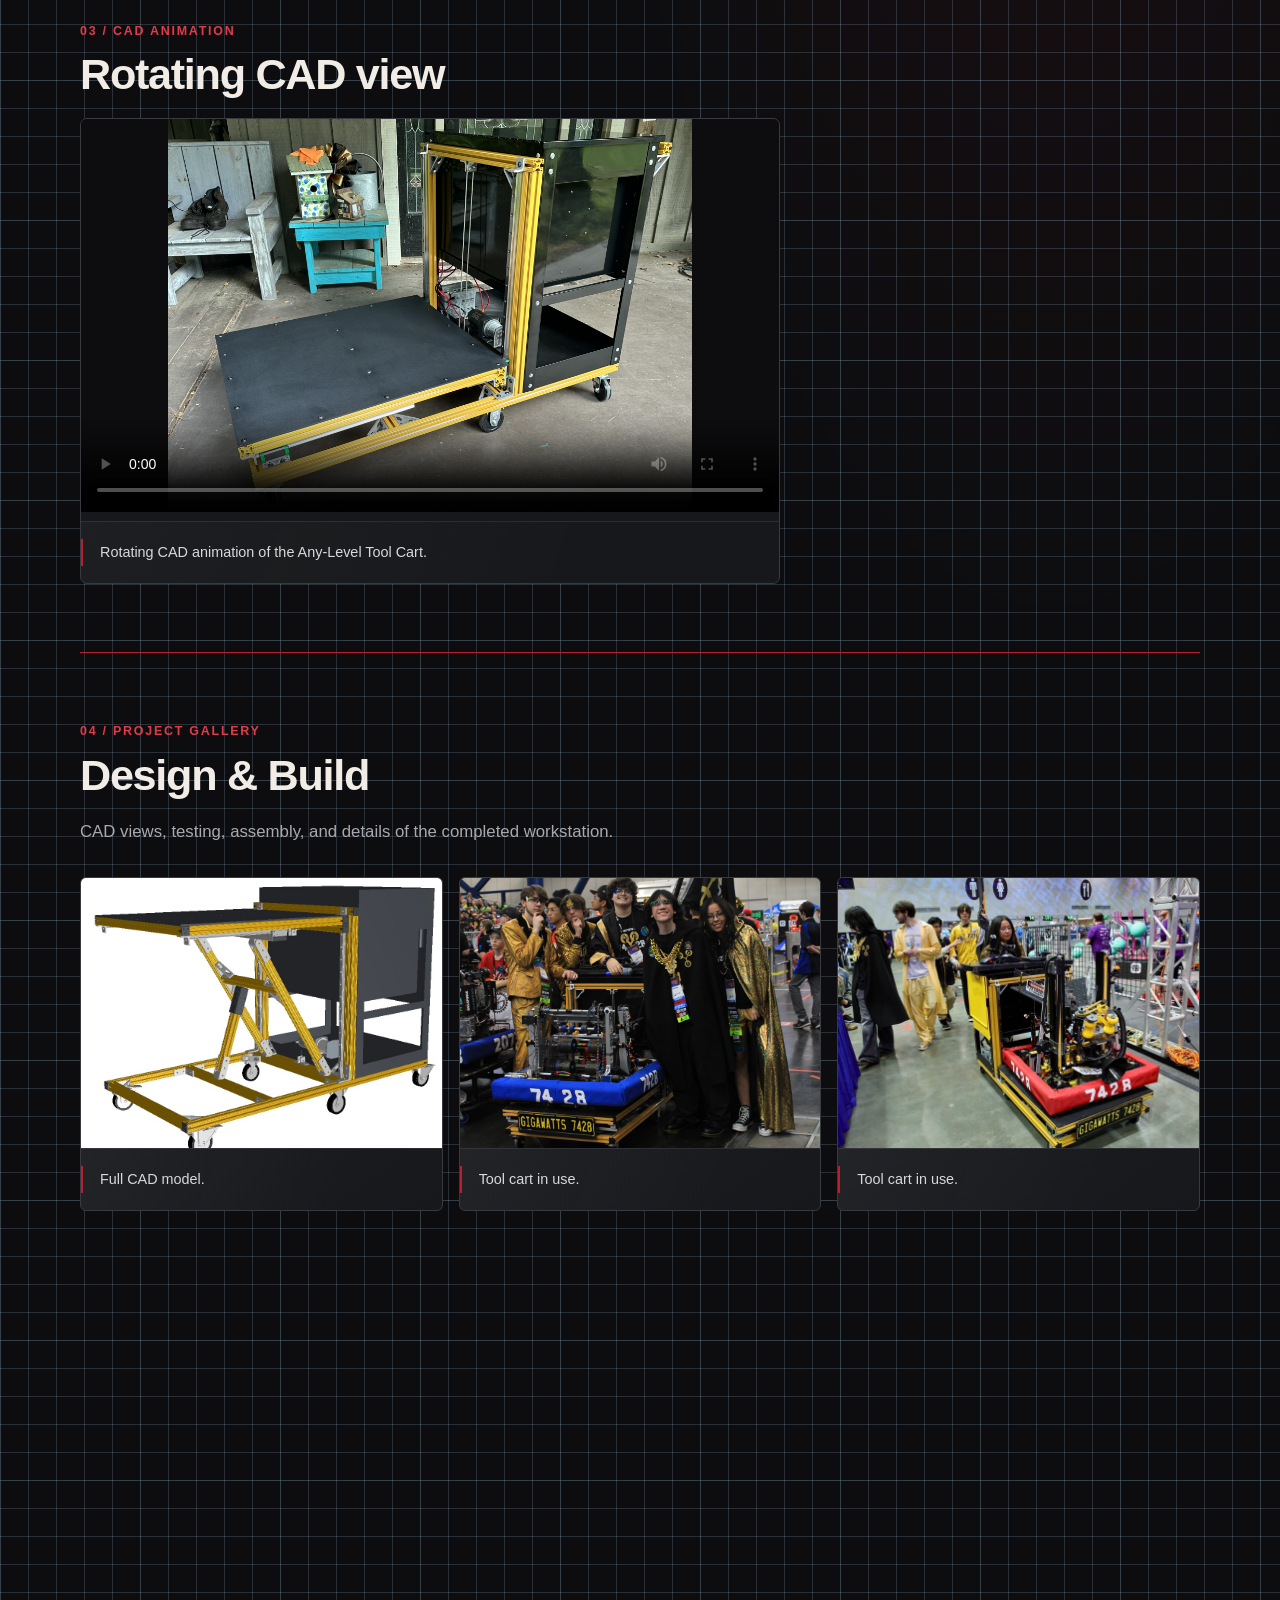
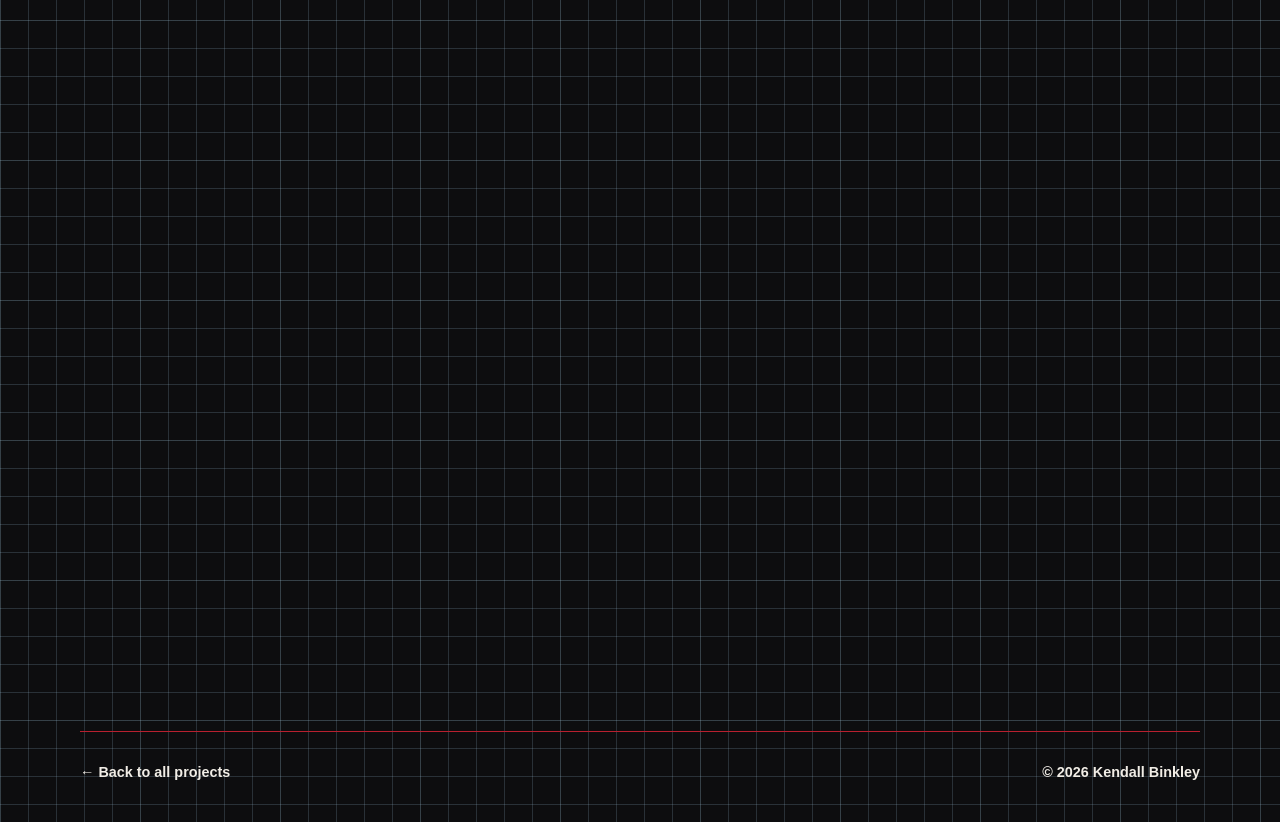
<file: project_folder/any_level_toolcart_project.html>
<!DOCTYPE html>
<html lang="en">
<head>
  <meta charset="UTF-8">
  <meta name="viewport" content="width=device-width, initial-scale=1.0">
  <meta name="description" content="Any-Level Tool Cart engineering project portfolio page.">
  <title>Any-Level Tool Cart | Kendall Binkley</title>
  <link rel="icon" type="image/svg+xml" href="/favicon.svg">
  <link rel="stylesheet" href="portfolio_project.css">
  <link rel="stylesheet" href="portfolio_visual_features.css">
  <link rel="stylesheet" href="../portfolio_grid.css">
  <script src="portfolio_visual_features.js" defer></script>
</head>
<body>
  <div class="container">
    <nav aria-label="Main navigation">
      <a class="brand" href="../index.html">KENDALL BINKLEY</a>
      <a href="../projects.html">&larr; All Projects</a>
    </nav>
    <header class="hero">
      <div>
        <div class="eyebrow">Engineering Project</div>
        <h1>Any-Level Tool Cart</h1>
        <p class="intro">A height-adjustable robotics workstation designed for comfort, accessibility, and years of reliable use at FIRST Robotics Competition events.</p>
      </div>
      <figure class="hero-image">
        <span class="cover-image-stage">
          <img class="cover-image-backdrop" src="../images/any_level_toolcart_imgs/toolcart_cover_photo.jpg" alt="" aria-hidden="true">
          <img class="cover-image-foreground" src="../images/any_level_toolcart_imgs/toolcart_cover_photo.jpg" alt="Any-Level Tool Cart">
        </span>
        <figcaption>Any-Level Tool Cart.</figcaption>
      </figure>
    </header>
    <main>
      <section class="content-section">
        <div class="section-number">01 / PROJECT OVERVIEW</div>
        <h2>About the Tool Cart</h2>
        <p>I started this project the summer before my junior year of high school to solve a problem for my robotics team: tools were scattered around the workspace, and moving our heavy robot by hand was a hassle. I designed an all-in-one workstation to organize tools and materials while lifting and holding FIRST Robotics Competition robots at a useful working height.</p>
        <p>The cart includes a large tool-storage box and two fold-out tabletop extensions for extra workspace. More than three and a half years later, it is still serving my former team at competitions without issue.</p>
      </section>
      <section class="content-section">
        <div class="section-number">02 / DESIGN &amp; FABRICATION</div>
        <h2>From CAD to a working lift</h2>
        <p>I designed the cart completely in Onshape before moving on to testing and fabrication. Most of the structure uses 80/20 T-slot extrusions, chosen for their strength and ease of assembly. Two pairs of linear rails guide the lift through a 26.5-inch vertical range.</p>
        <p>A 2,000-pound electric winch sits in the lower storage area of the toolbox section. A pulley system converts the winch’s rotation into the lift’s vertical travel. Fabrication involved cutting and drilling the extrusions, machining intricate lifting-assembly components, and experimenting with flexible TPU filament for select parts, including a stabilizing support leg.</p>
        <p>To control cost, I moved away from an initial X-shaped lift concept to a simpler single-support design. I tested the assembled cart progressively with added weight, exceeding 250 pounds to check its stability and strength.</p>
      </section>
      <section class="content-section">
        <div class="section-number">03 / CAD ANIMATION</div>
        <h2>Rotating CAD view</h2>
        <figure class="video-card">
          <video controls playsinline preload="metadata" poster="../images/any_level_toolcart_imgs/toolcart_cover_photo.jpg">
            <source src="../images/any_level_toolcart_imgs/toolcart_cad_rotating_vid.mp4" type="video/mp4">
            Your browser does not support embedded video.
          </video>
          <figcaption>Rotating CAD animation of the Any-Level Tool Cart.</figcaption>
        </figure>
      </section>
      <section class="content-section">
        <div class="section-number">04 / PROJECT GALLERY</div>
        <h2>Design &amp; Build</h2>
        <p class="section-intro">CAD views, testing, assembly, and details of the completed workstation.</p>
        <div class="gallery">
          <figure class="photo-card"><img src="../images/any_level_toolcart_imgs/toolcart_full_cad.jpg" alt="Full CAD model of the tool cart" loading="lazy"><figcaption>Full CAD model.</figcaption></figure>
          <figure class="photo-card"><img src="../images/any_level_toolcart_imgs/toolcart_in_use_2.jpg" alt="Tool cart in use" loading="lazy"><figcaption>Tool cart in use.</figcaption></figure>
          <figure class="photo-card"><img src="../images/any_level_toolcart_imgs/toolcart_in_use_3.jpg" alt="Tool cart in use" loading="lazy"><figcaption>Tool cart in use.</figcaption></figure>
          <figure class="photo-card"><img src="../images/any_level_toolcart_imgs/toolcart_in_use_4.jpg" alt="Tool cart in use" loading="lazy"><figcaption>Tool cart in use.</figcaption></figure>
          <figure class="photo-card"><img src="../images/any_level_toolcart_imgs/toolcart_weight_test.jpg" alt="Tool cart weight test" loading="lazy"><figcaption>Weight test.</figcaption></figure>
          <figure class="photo-card"><img src="../images/any_level_toolcart_imgs/toolcart_in_use.jpg" alt="Any-Level Tool Cart in use" loading="lazy"><figcaption>Tool cart in use.</figcaption></figure>
          <figure class="photo-card"><img src="../images/any_level_toolcart_imgs/toolcart_real_mid_assembly.jpg" alt="Tool cart during mid-assembly" loading="lazy"><figcaption>Mid-assembly.</figcaption></figure>
          <figure class="photo-card"><img src="../images/any_level_toolcart_imgs/toolcart_real_open_box.jpg" alt="Tool cart with its storage box open" loading="lazy"><figcaption>Open storage box.</figcaption></figure>
          <figure class="photo-card"><img src="../images/any_level_toolcart_imgs/toolcart_real_side_view.jpg" alt="Side view of the tool cart" loading="lazy"><figcaption>Side view.</figcaption></figure>
          <figure class="photo-card"><img src="../images/any_level_toolcart_imgs/toolcart_real_toolbox_view.jpg" alt="Toolbox view of the tool cart" loading="lazy"><figcaption>Toolbox view.</figcaption></figure>
          <figure class="photo-card"><img src="../images/any_level_toolcart_imgs/toolcart_winch_setup.jpg" alt="Winch setup on the tool cart" loading="lazy"><figcaption>Winch setup.</figcaption></figure>
        </div>
      </section>
    </main>
    <footer><a href="../projects.html">&larr; Back to all projects</a><span>&copy; 2026 Kendall Binkley</span></footer>
  </div>
</body>
</html>
</file>
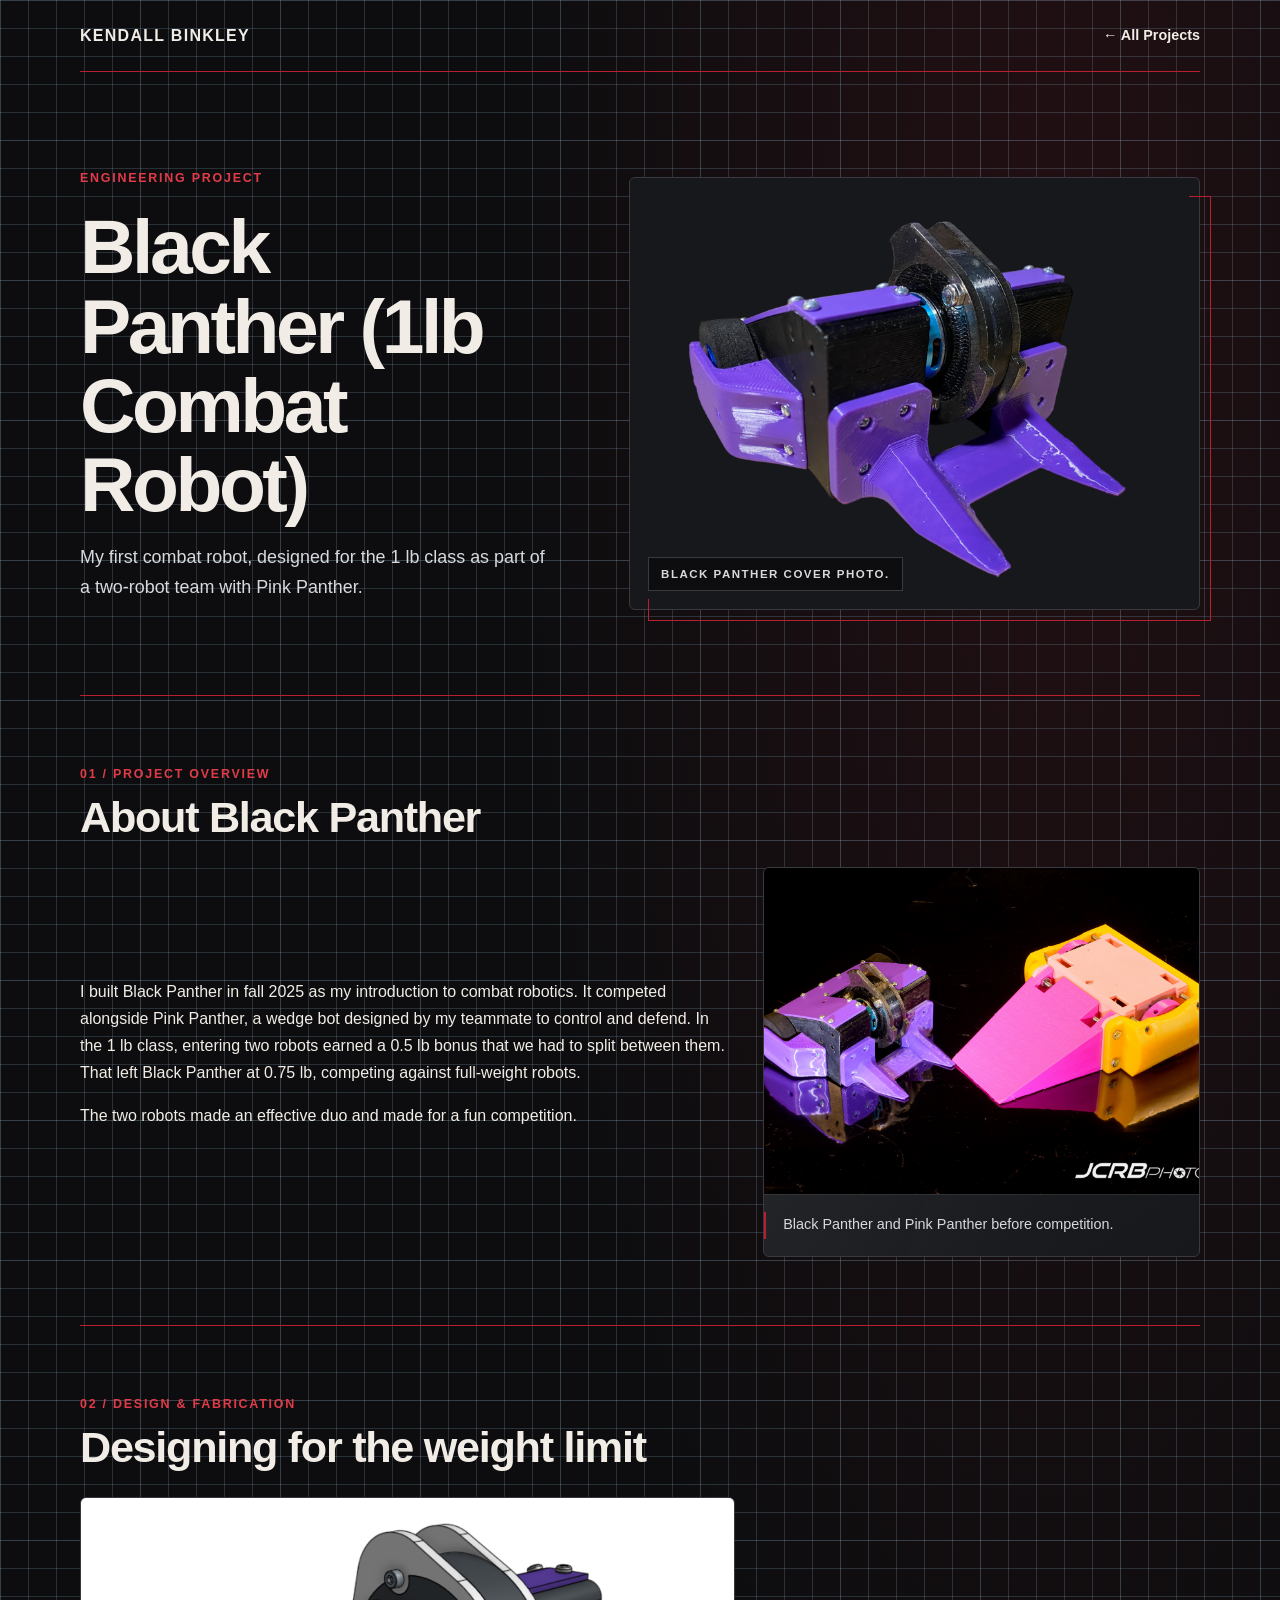
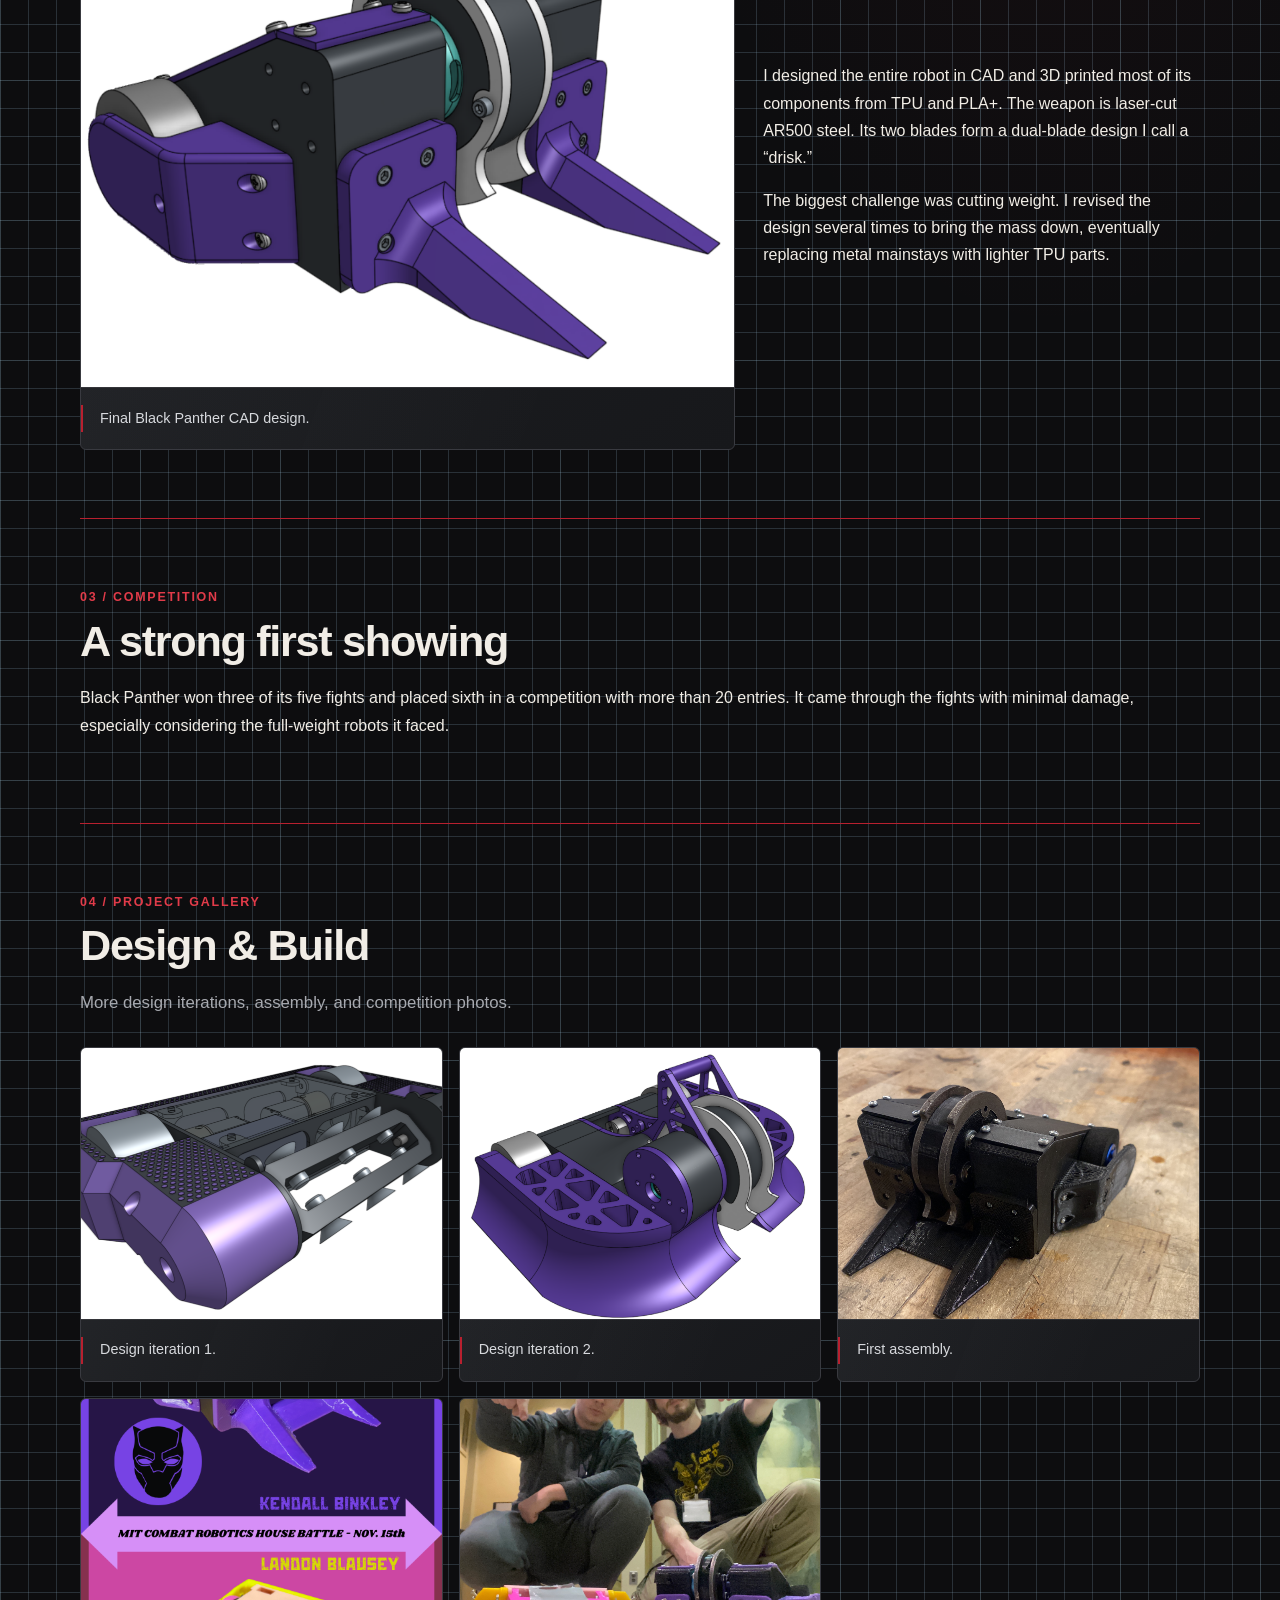
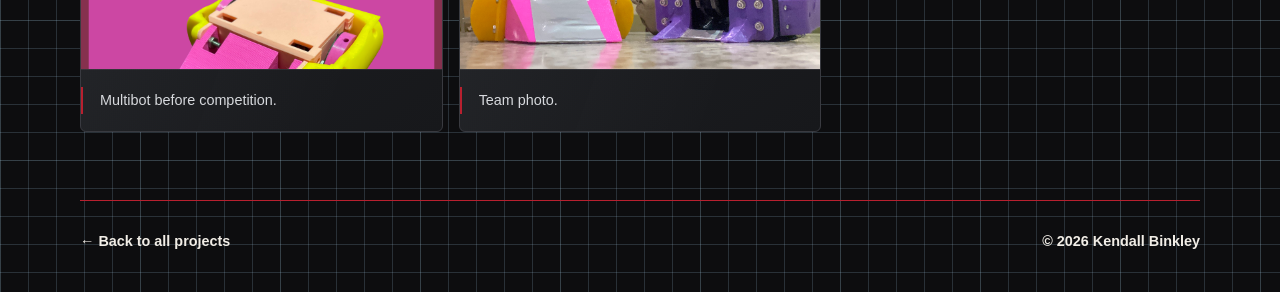
<file: project_folder/black_panther_project.html>
<!DOCTYPE html>
<html lang="en">
<head>
  <meta charset="UTF-8">
  <meta name="viewport" content="width=device-width, initial-scale=1.0">
  <meta name="description" content="Black Panther engineering project portfolio page.">
  <title>Black Panther (1lb Combat Robot) | Kendall Binkley</title>
  <link rel="icon" type="image/svg+xml" href="/favicon.svg">
  <link rel="stylesheet" href="portfolio_project.css">
  <link rel="stylesheet" href="portfolio_visual_features.css">
  <link rel="stylesheet" href="../portfolio_grid.css">
  <script src="portfolio_visual_features.js" defer></script>
</head>
<body>
  <div class="container">
    <nav aria-label="Main navigation">
      <a class="brand" href="../index.html">KENDALL BINKLEY</a>
      <a href="../projects.html">&larr; All Projects</a>
    </nav>
    <header class="hero">
      <div>
        <div class="eyebrow">Engineering Project</div>
        <h1>Black Panther (1lb Combat Robot)</h1>
        <p class="intro">My first combat robot, designed for the 1 lb class as part of a two-robot team with Pink Panther.</p>
      </div>
      <figure class="hero-image">
        <img src="../images/black_panther_imgs/bp_cover_photo.png" alt="Black Panther cover photo">
        <figcaption>Black Panther cover photo.</figcaption>
      </figure>
    </header>
    <main>
      <section class="content-section">
        <div class="section-number">01 / PROJECT OVERVIEW</div>
        <h2>About Black Panther</h2>
        <div class="content-feature">
          <div class="content-feature-copy">
            <p>I built Black Panther in fall 2025 as my introduction to combat robotics. It competed alongside Pink Panther, a wedge bot designed by my teammate to control and defend. In the 1 lb class, entering two robots earned a 0.5 lb bonus that we had to split between them. That left Black Panther at 0.75 lb, competing against full-weight robots.</p>
            <p>The two robots made an effective duo and made for a fun competition.</p>
          </div>
          <figure class="photo-card">
            <img src="../images/black_panther_imgs/bp_pink_panther_duo_photo.jpg" alt="Black Panther and Pink Panther together before competition" loading="lazy">
            <figcaption>Black Panther and Pink Panther before competition.</figcaption>
          </figure>
        </div>
      </section>
      <section class="content-section">
        <div class="section-number">02 / DESIGN &amp; FABRICATION</div>
        <h2>Designing for the weight limit</h2>
        <div class="content-feature content-feature--reverse">
          <div class="content-feature-copy">
            <p>I designed the entire robot in CAD and 3D printed most of its components from TPU and PLA+. The weapon is laser-cut AR500 steel. Its two blades form a dual-blade design I call a “drisk.”</p>
            <p>The biggest challenge was cutting weight. I revised the design several times to bring the mass down, eventually replacing metal mainstays with lighter TPU parts.</p>
          </div>
          <figure class="photo-card">
            <img src="../images/black_panther_imgs/bp_design_final.png" alt="Final CAD design of Black Panther" loading="lazy">
            <figcaption>Final Black Panther CAD design.</figcaption>
          </figure>
        </div>
      </section>
      <section class="content-section">
        <div class="section-number">03 / COMPETITION</div>
        <h2>A strong first showing</h2>
        <p>Black Panther won three of its five fights and placed sixth in a competition with more than 20 entries. It came through the fights with minimal damage, especially considering the full-weight robots it faced.</p>
      </section>
      <section class="content-section">
        <div class="section-number">04 / PROJECT GALLERY</div>
        <h2>Design &amp; Build</h2>
        <p class="section-intro">More design iterations, assembly, and competition photos.</p>
        <div class="gallery">
          <figure class="photo-card"><img src="../images/black_panther_imgs/bp_design_1.png" alt="Black Panther design iteration 1" loading="lazy"><figcaption>Design iteration 1.</figcaption></figure>
          <figure class="photo-card"><img src="../images/black_panther_imgs/bp_design_2.png" alt="Black Panther design iteration 2" loading="lazy"><figcaption>Design iteration 2.</figcaption></figure>
          <figure class="photo-card"><img src="../images/black_panther_imgs/bp_first_assembly.jpg" alt="First Black Panther assembly" loading="lazy"><figcaption>First assembly.</figcaption></figure>
          <figure class="photo-card"><img src="../images/black_panther_imgs/bp_multibot_precomp_pic.png" alt="Black Panther multibot before competition" loading="lazy"><figcaption>Multibot before competition.</figcaption></figure>
          <figure class="photo-card"><img src="../images/black_panther_imgs/bp_team_group_photo.jpg" alt="Black Panther team group photo" loading="lazy"><figcaption>Team photo.</figcaption></figure>
        </div>
      </section>
    </main>
    <footer><a href="../projects.html">&larr; Back to all projects</a><span>&copy; 2026 Kendall Binkley</span></footer>
  </div>
</body>
</html>
</file>
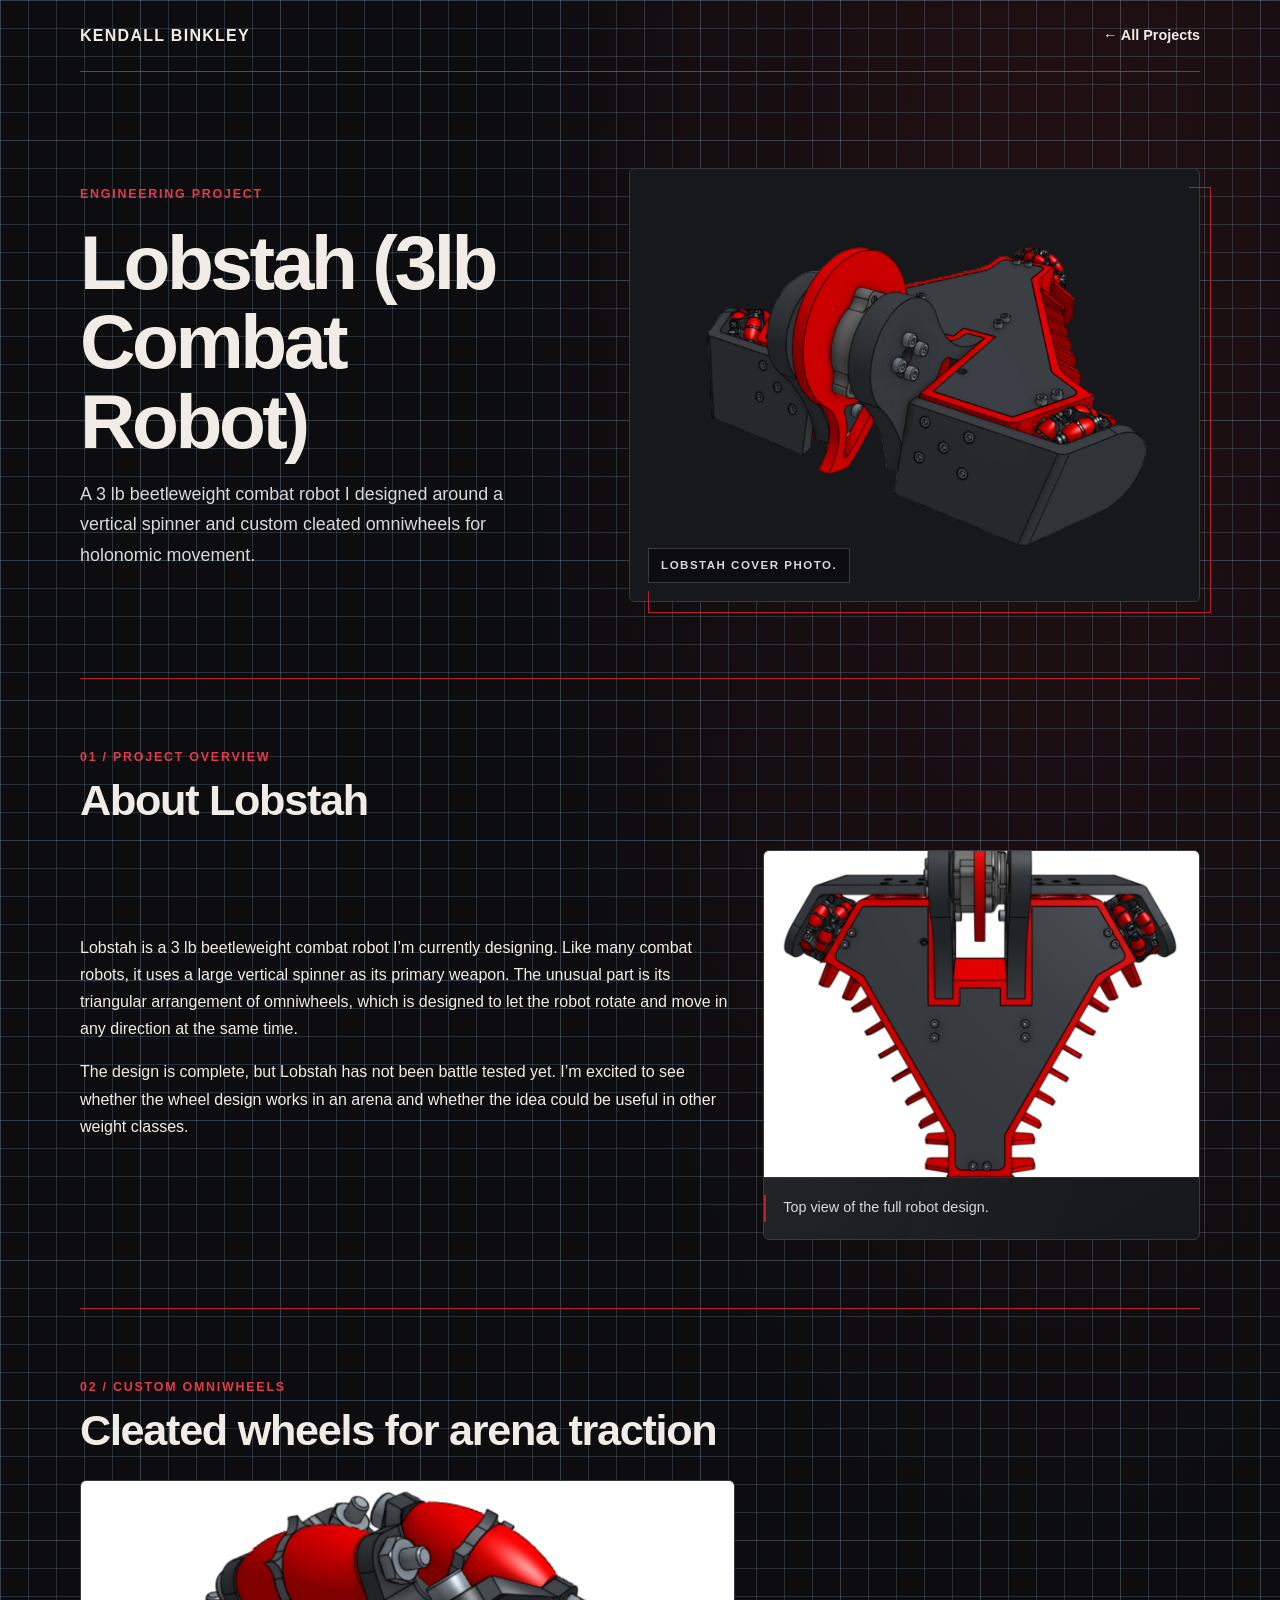
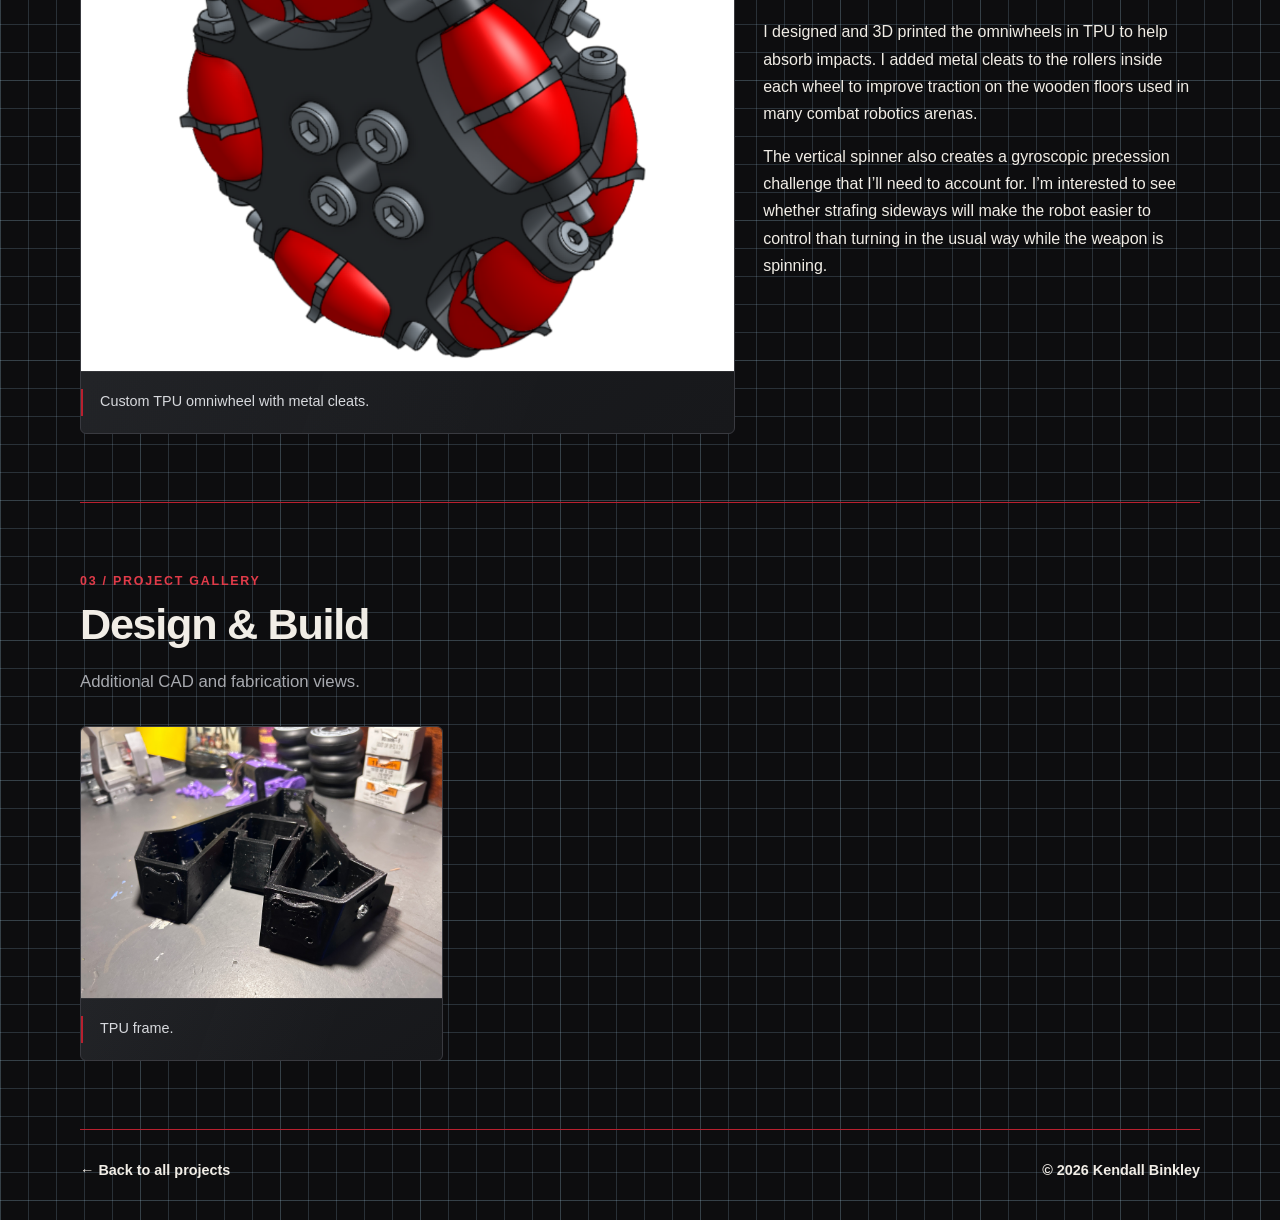
<file: project_folder/lobstah_project.html>
<!DOCTYPE html>
<html lang="en">
<head>
  <meta charset="UTF-8">
  <meta name="viewport" content="width=device-width, initial-scale=1.0">
  <meta name="description" content="Lobstah engineering project portfolio page.">
  <title>Lobstah (3lb Combat Robot) | Kendall Binkley</title>
  <link rel="icon" type="image/svg+xml" href="/favicon.svg">
  <link rel="stylesheet" href="portfolio_project.css">
  <link rel="stylesheet" href="portfolio_visual_features.css">
  <link rel="stylesheet" href="../portfolio_grid.css">
  <script src="portfolio_visual_features.js" defer></script>
</head>
<body>
  <div class="container">
    <nav aria-label="Main navigation">
      <a class="brand" href="../index.html">KENDALL BINKLEY</a>
      <a href="../projects.html">&larr; All Projects</a>
    </nav>
    <header class="hero">
      <div>
        <div class="eyebrow">Engineering Project</div>
        <h1>Lobstah (3lb Combat Robot)</h1>
        <p class="intro">A 3 lb beetleweight combat robot I designed around a vertical spinner and custom cleated omniwheels for holonomic movement.</p>
      </div>
      <figure class="hero-image">
        <img src="../images/lobstah_imgs/lobstah_full_cad_cover_photo.png" alt="Lobstah cover photo">
        <figcaption>Lobstah cover photo.</figcaption>
      </figure>
    </header>
    <main>
      <section class="content-section">
        <div class="section-number">01 / PROJECT OVERVIEW</div>
        <h2>About Lobstah</h2>
        <div class="content-feature">
          <div class="content-feature-copy">
            <p>Lobstah is a 3 lb beetleweight combat robot I’m currently designing. Like many combat robots, it uses a large vertical spinner as its primary weapon. The unusual part is its triangular arrangement of omniwheels, which is designed to let the robot rotate and move in any direction at the same time.</p>
            <p>The design is complete, but Lobstah has not been battle tested yet. I’m excited to see whether the wheel design works in an arena and whether the idea could be useful in other weight classes.</p>
          </div>
          <figure class="photo-card">
            <img src="../images/lobstah_imgs/lobstah_full_cad_top_view.png" alt="Top view of the Lobstah robot CAD design" loading="lazy">
            <figcaption>Top view of the full robot design.</figcaption>
          </figure>
        </div>
      </section>
      <section class="content-section">
        <div class="section-number">02 / CUSTOM OMNIWHEELS</div>
        <h2>Cleated wheels for arena traction</h2>
        <div class="content-feature content-feature--reverse">
          <div class="content-feature-copy">
            <p>I designed and 3D printed the omniwheels in TPU to help absorb impacts. I added metal cleats to the rollers inside each wheel to improve traction on the wooden floors used in many combat robotics arenas.</p>
            <p>The vertical spinner also creates a gyroscopic precession challenge that I’ll need to account for. I’m interested to see whether strafing sideways will make the robot easier to control than turning in the usual way while the weapon is spinning.</p>
          </div>
          <figure class="photo-card">
            <img src="../images/lobstah_imgs/lobstah_custom_cleated_omniwheel.png" alt="Custom 3D-printed omniwheel with metal cleats" loading="lazy">
            <figcaption>Custom TPU omniwheel with metal cleats.</figcaption>
          </figure>
        </div>
      </section>
      <section class="content-section">
        <div class="section-number">03 / PROJECT GALLERY</div>
        <h2>Design &amp; Build</h2>
        <p class="section-intro">Additional CAD and fabrication views.</p>
        <div class="gallery">
          <figure class="photo-card"><img src="../images/lobstah_imgs/lobstah_tpu_frame.jpg" alt="Lobstah TPU frame" loading="lazy"><figcaption>TPU frame.</figcaption></figure>
        </div>
      </section>
    </main>
    <footer><a href="../projects.html">&larr; Back to all projects</a><span>&copy; 2026 Kendall Binkley</span></footer>
  </div>
</body>
</html>
</file>
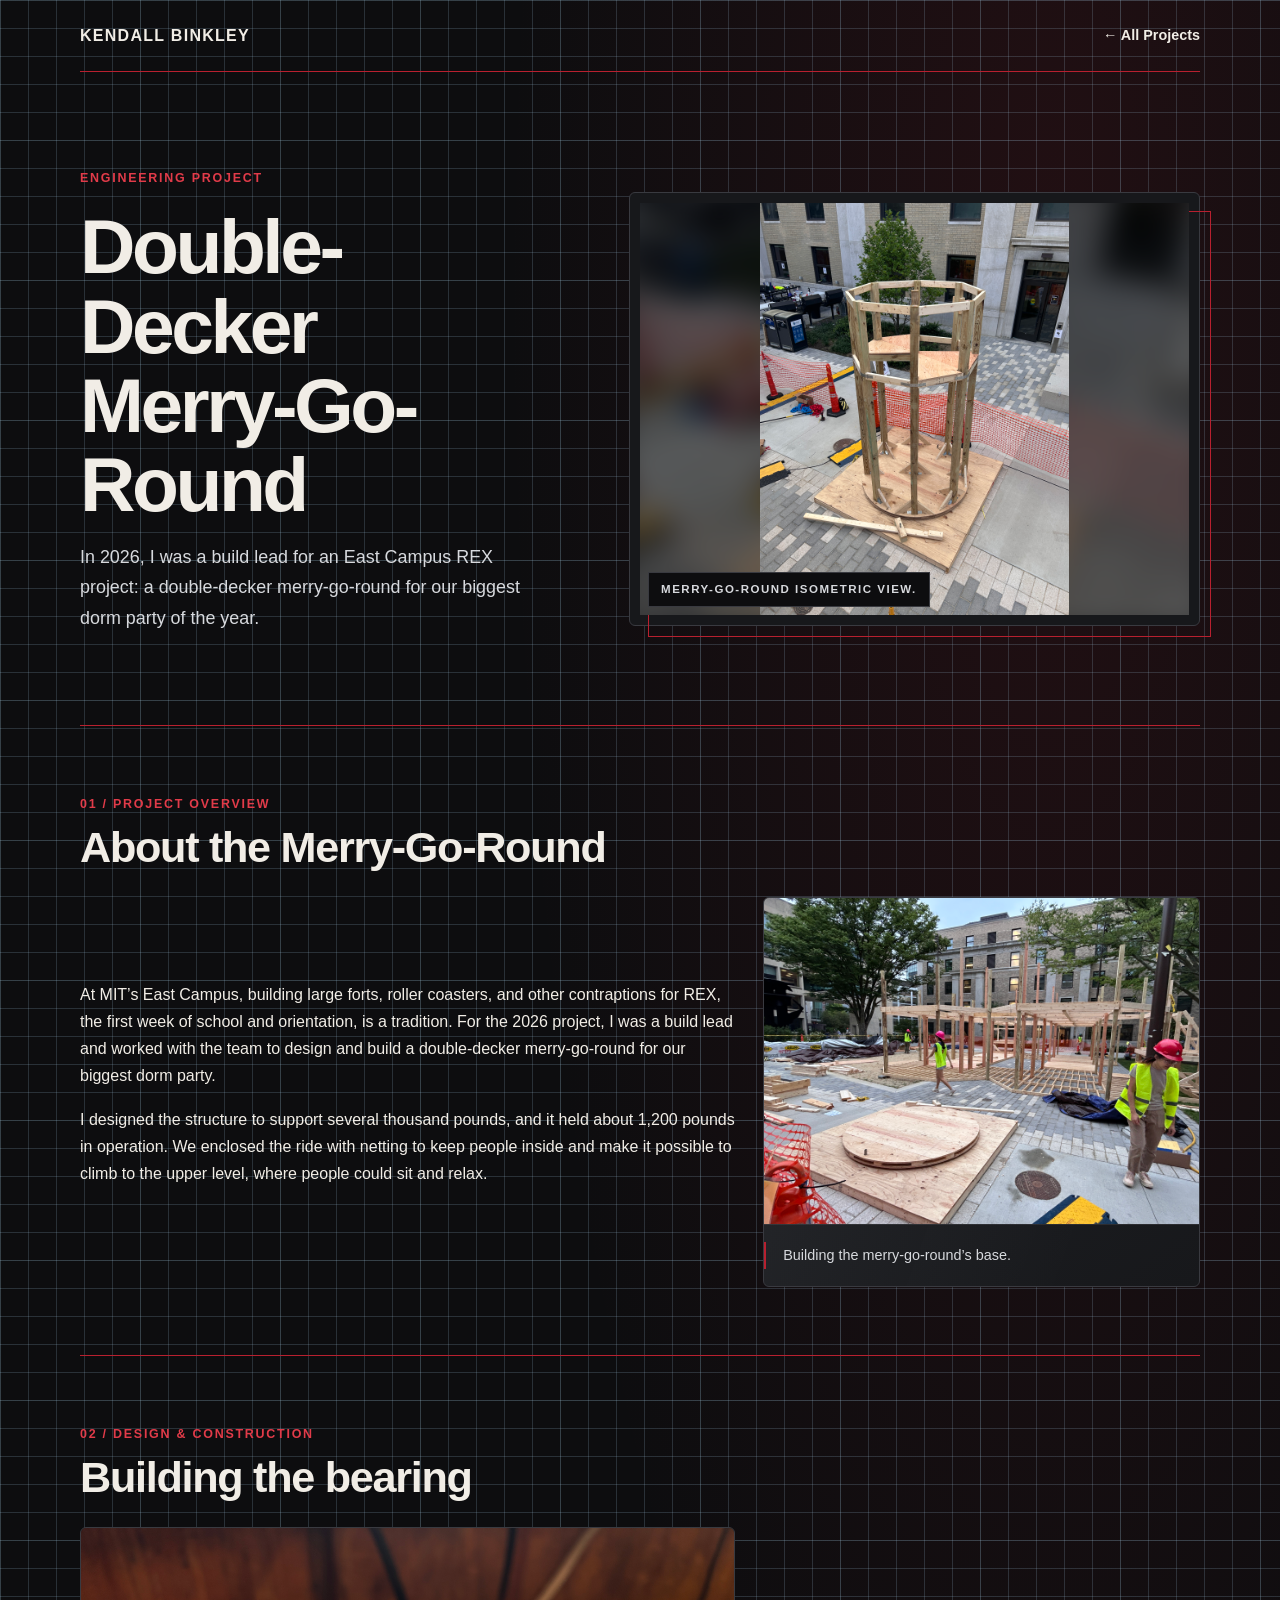
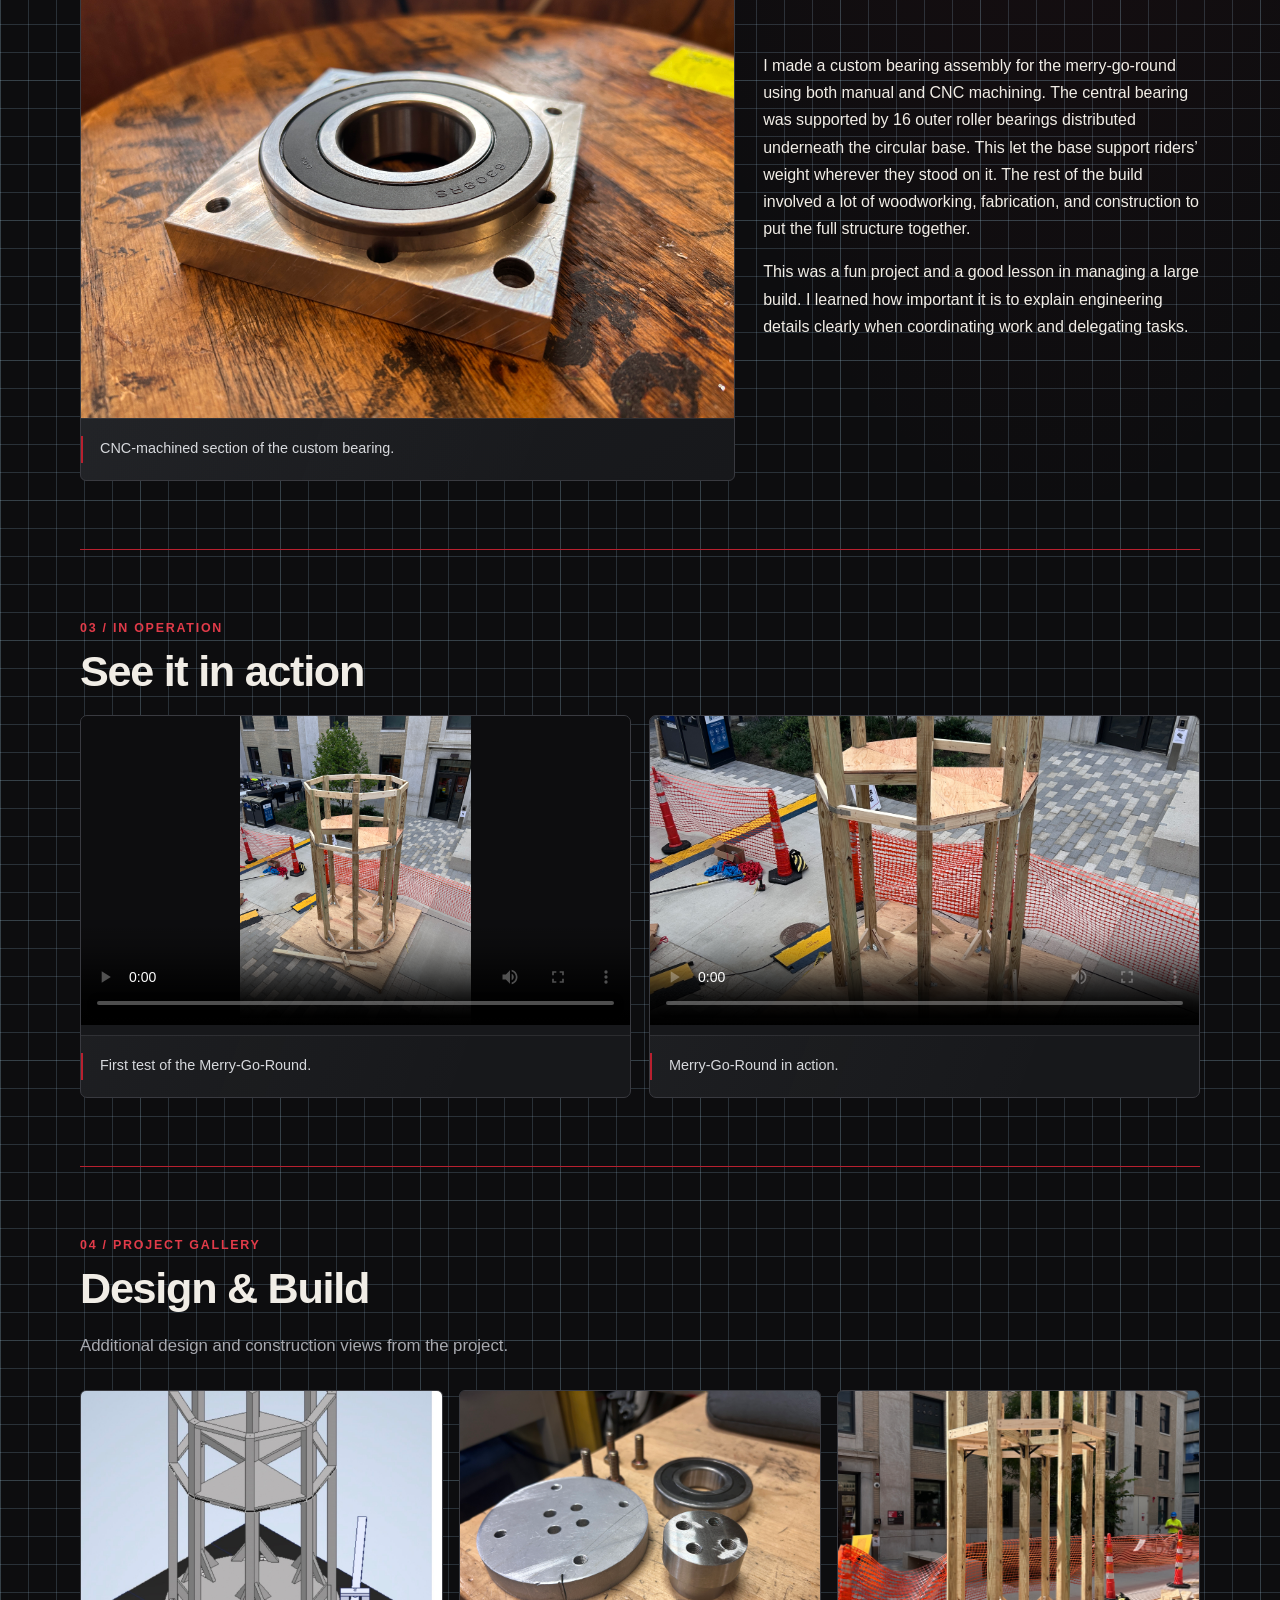
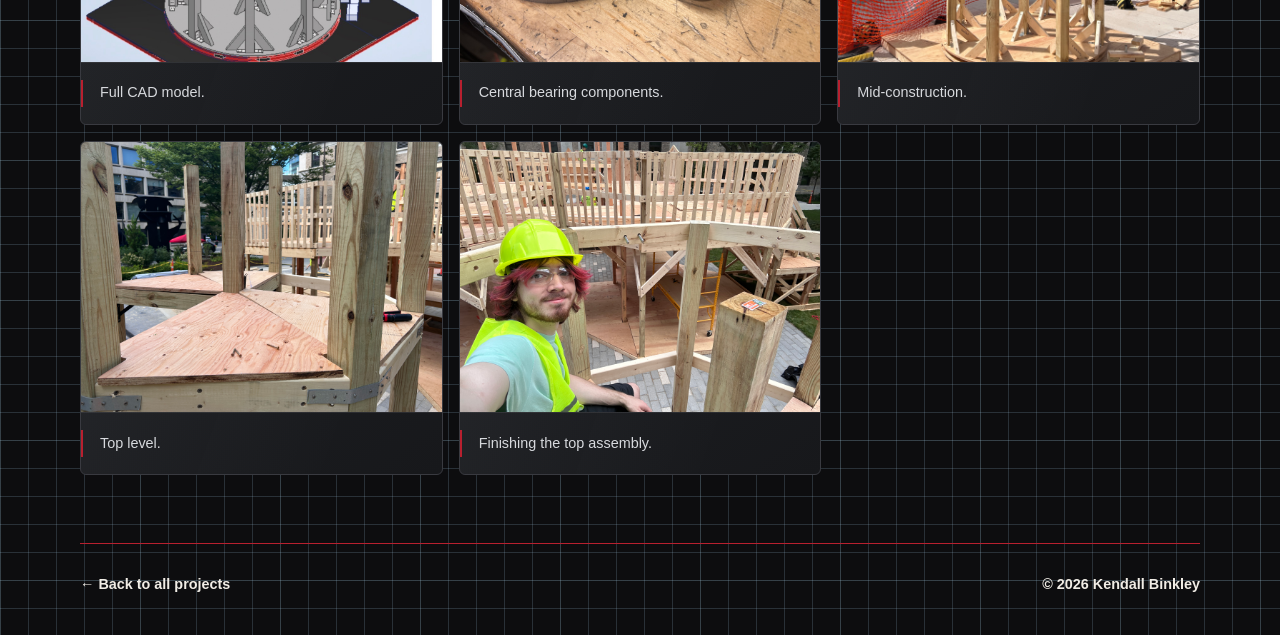
<file: project_folder/merry_go_round_project.html>
<!DOCTYPE html>
<html lang="en">
<head>
  <meta charset="UTF-8">
  <meta name="viewport" content="width=device-width, initial-scale=1.0">
  <meta name="description" content="A double-decker merry-go-round built for East Campus REX in 2026, with a custom bearing and room for riders on two levels.">
  <title>Double-Decker Merry-Go-Round | Kendall Binkley</title>
  <link rel="icon" type="image/svg+xml" href="/favicon.svg">
  <link rel="stylesheet" href="portfolio_project.css">
  <link rel="stylesheet" href="portfolio_visual_features.css">
  <link rel="stylesheet" href="../portfolio_grid.css">
  <script src="portfolio_visual_features.js" defer></script>
</head>
<body>
  <div class="container">
    <nav aria-label="Main navigation">
      <a class="brand" href="../index.html">KENDALL BINKLEY</a>
      <a href="../projects.html">&larr; All Projects</a>
    </nav>
    <header class="hero">
      <div>
        <div class="eyebrow">Engineering Project</div>
        <h1>Double-Decker Merry-Go-Round</h1>
        <p class="intro">In 2026, I was a build lead for an East Campus REX project: a double-decker merry-go-round for our biggest dorm party of the year.</p>
      </div>
      <figure class="hero-image">
        <span class="cover-image-stage">
          <img class="cover-image-backdrop" src="../images/merry_go_round_imgs/mgr_real_isometric_view_cover_photo.jpg" alt="" aria-hidden="true">
          <img class="cover-image-foreground" src="../images/merry_go_round_imgs/mgr_real_isometric_view_cover_photo.jpg" alt="Double-decker merry-go-round isometric view">
        </span>
        <figcaption>Merry-Go-Round isometric view.</figcaption>
      </figure>
    </header>
    <main>
      <section class="content-section">
        <div class="section-number">01 / PROJECT OVERVIEW</div>
        <h2>About the Merry-Go-Round</h2>
        <div class="content-feature">
          <div class="content-feature-copy">
            <p>At MIT’s East Campus, building large forts, roller coasters, and other contraptions for REX, the first week of school and orientation, is a tradition. For the 2026 project, I was a build lead and worked with the team to design and build a double-decker merry-go-round for our biggest dorm party.</p>
            <p>I designed the structure to support several thousand pounds, and it held about 1,200 pounds in operation. We enclosed the ride with netting to keep people inside and make it possible to climb to the upper level, where people could sit and relax.</p>
          </div>
          <figure class="photo-card">
            <img src="../images/merry_go_round_imgs/mgr_base_construction.jpg" alt="Building the base of the double-decker merry-go-round" loading="lazy">
            <figcaption>Building the merry-go-round’s base.</figcaption>
          </figure>
        </div>
      </section>
      <section class="content-section">
        <div class="section-number">02 / DESIGN &amp; CONSTRUCTION</div>
        <h2>Building the bearing</h2>
        <div class="content-feature content-feature--reverse">
          <div class="content-feature-copy">
            <p>I made a custom bearing assembly for the merry-go-round using both manual and CNC machining. The central bearing was supported by 16 outer roller bearings distributed underneath the circular base. This let the base support riders’ weight wherever they stood on it. The rest of the build involved a lot of woodworking, fabrication, and construction to put the full structure together.</p>
            <p>This was a fun project and a good lesson in managing a large build. I learned how important it is to explain engineering details clearly when coordinating work and delegating tasks.</p>
          </div>
          <figure class="photo-card">
            <img src="../images/merry_go_round_imgs/mgr_center_bearing_CNC_portion.jpg" alt="CNC-machined section of the custom merry-go-round bearing" loading="lazy">
            <figcaption>CNC-machined section of the custom bearing.</figcaption>
          </figure>
        </div>
      </section>
      <section class="content-section">
        <div class="section-number">03 / IN OPERATION</div>
        <h2>See it in action</h2>
        <div class="video-gallery">
          <figure class="video-card">
            <video controls playsinline preload="metadata" poster="../images/merry_go_round_imgs/mgr_real_isometric_view_cover_photo.jpg">
              <source src="../images/merry_go_round_imgs/mgr_first_test.mp4" type="video/mp4">
              Your browser does not support embedded video.
            </video>
            <figcaption>First test of the Merry-Go-Round.</figcaption>
          </figure>
          <figure class="video-card video-card--landscape-crop">
            <video controls playsinline preload="metadata" poster="../images/merry_go_round_imgs/mgr_real_isometric_view_cover_photo.jpg">
              <source src="../images/merry_go_round_imgs/mgr_in_action.mp4" type="video/mp4">
              Your browser does not support embedded video.
            </video>
            <figcaption>Merry-Go-Round in action.</figcaption>
          </figure>
        </div>
      </section>
      <section class="content-section">
        <div class="section-number">04 / PROJECT GALLERY</div>
        <h2>Design &amp; Build</h2>
        <p class="section-intro">Additional design and construction views from the project.</p>
        <div class="gallery">
          <figure class="photo-card"><img src="../images/merry_go_round_imgs/mgr_full_cad.jpg" alt="Merry-Go-Round full CAD model" loading="lazy"><figcaption>Full CAD model.</figcaption></figure>
          <figure class="photo-card"><img src="../images/merry_go_round_imgs/mgr_central_bearing_parts.jpg" alt="Central bearing components" loading="lazy"><figcaption>Central bearing components.</figcaption></figure>
          <figure class="photo-card"><img src="../images/merry_go_round_imgs/mgr_mid_construction.jpg" alt="Merry-Go-Round during construction" loading="lazy"><figcaption>Mid-construction.</figcaption></figure>
          <figure class="photo-card"><img src="../images/merry_go_round_imgs/mgr_top_level.jpg" alt="Merry-Go-Round top level" loading="lazy"><figcaption>Top level.</figcaption></figure>
          <figure class="photo-card"><img src="../images/merry_go_round_imgs/mgr_finishing_top_assembly_selfie.jpg" alt="Finishing the top assembly" loading="lazy"><figcaption>Finishing the top assembly.</figcaption></figure>
        </div>
      </section>
    </main>
    <footer><a href="../projects.html">&larr; Back to all projects</a><span>&copy; 2026 Kendall Binkley</span></footer>
  </div>
</body>
</html>
</file>
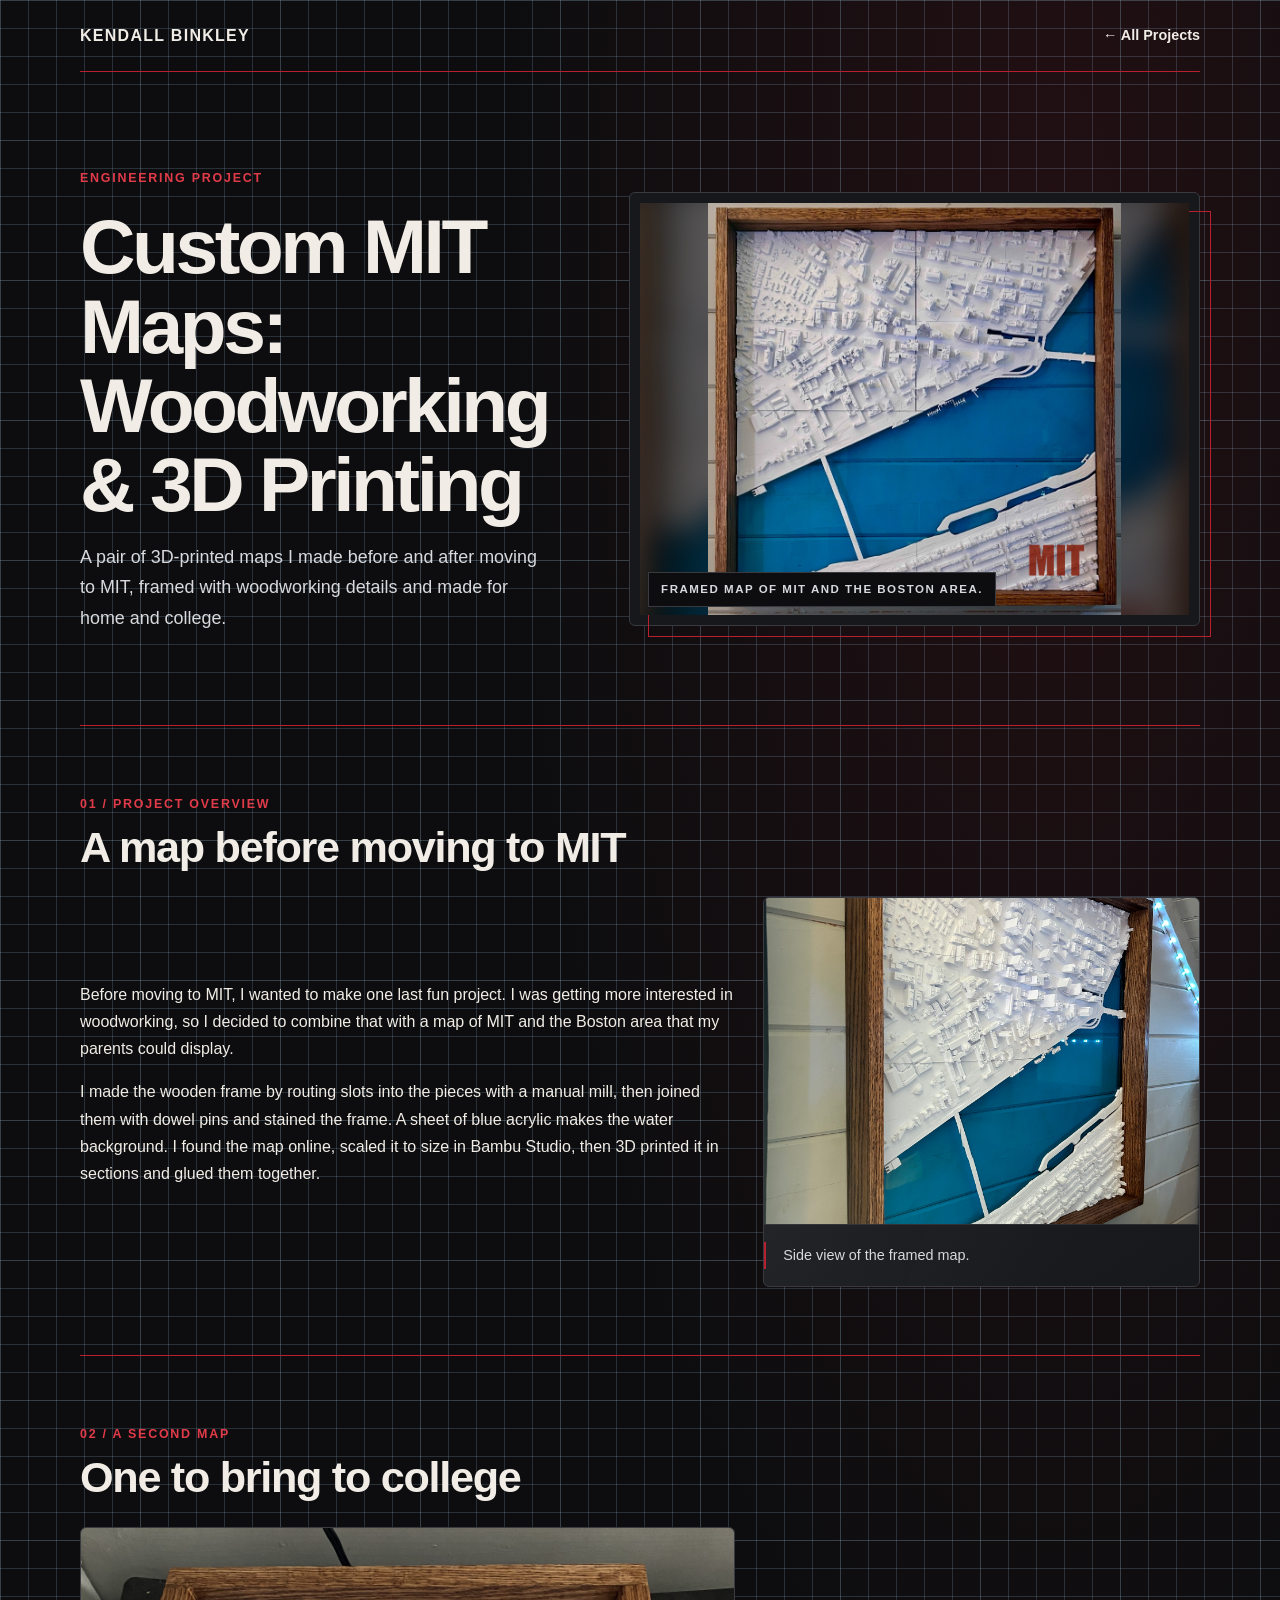
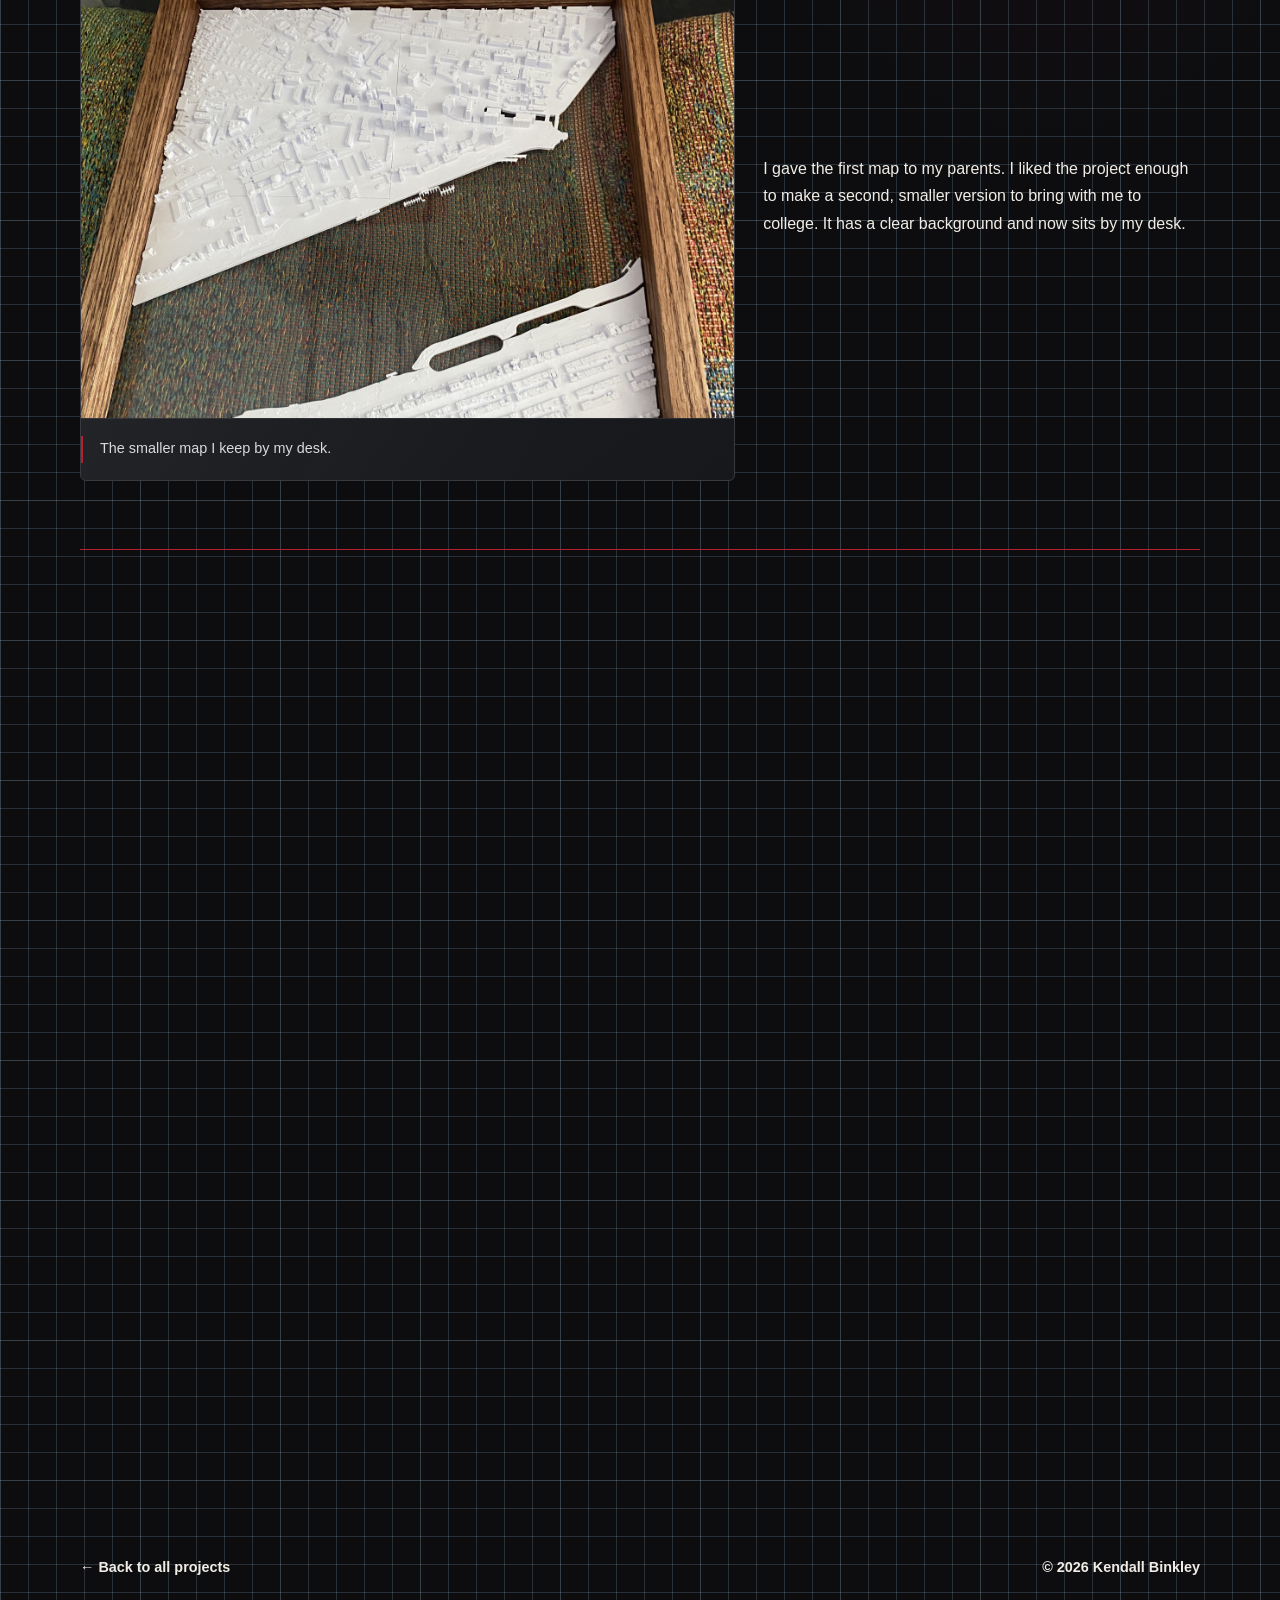
<file: project_folder/mit_maps_project.html>
<!DOCTYPE html>
<html lang="en">
<head>
  <meta charset="UTF-8">
  <meta name="viewport" content="width=device-width, initial-scale=1.0">
  <meta name="description" content="Hand-built MIT and Boston maps made with woodworking and 3D printing.">
  <title>Custom MIT Maps: Woodworking &amp; 3D Printing | Kendall Binkley</title>
  <link rel="icon" type="image/svg+xml" href="/favicon.svg">
  <link rel="stylesheet" href="portfolio_project.css">
  <link rel="stylesheet" href="portfolio_visual_features.css">
  <link rel="stylesheet" href="../portfolio_grid.css">
  <script src="portfolio_visual_features.js" defer></script>
</head>
<body>
  <div class="container">
    <nav aria-label="Main navigation">
      <a class="brand" href="../index.html">KENDALL BINKLEY</a>
      <a href="../projects.html">&larr; All Projects</a>
    </nav>
    <header class="hero">
      <div>
        <div class="eyebrow">Engineering Project</div>
        <h1>Custom MIT Maps: Woodworking &amp; 3D Printing</h1>
        <p class="intro">A pair of 3D-printed maps I made before and after moving to MIT, framed with woodworking details and made for home and college.</p>
      </div>
      <figure class="hero-image">
        <span class="cover-image-stage">
          <img class="cover-image-backdrop" src="../images/mit_maps_imgs/map_cover_photo.jpg" alt="" aria-hidden="true">
          <img class="cover-image-foreground" src="../images/mit_maps_imgs/map_cover_photo.jpg" alt="Framed 3D-printed map of MIT and the Boston area">
        </span>
        <figcaption>Framed map of MIT and the Boston area.</figcaption>
      </figure>
    </header>
    <main>
      <section class="content-section">
        <div class="section-number">01 / PROJECT OVERVIEW</div>
        <h2>A map before moving to MIT</h2>
        <div class="content-feature">
          <div class="content-feature-copy">
            <p>Before moving to MIT, I wanted to make one last fun project. I was getting more interested in woodworking, so I decided to combine that with a map of MIT and the Boston area that my parents could display.</p>
            <p>I made the wooden frame by routing slots into the pieces with a manual mill, then joined them with dowel pins and stained the frame. A sheet of blue acrylic makes the water background. I found the map online, scaled it to size in Bambu Studio, then 3D printed it in sections and glued them together.</p>
          </div>
          <figure class="photo-card">
            <img src="../images/mit_maps_imgs/map_side_view.jpg" alt="Side view showing the depth of the framed MIT and Boston map" loading="lazy">
            <figcaption>Side view of the framed map.</figcaption>
          </figure>
        </div>
      </section>
      <section class="content-section">
        <div class="section-number">02 / A SECOND MAP</div>
        <h2>One to bring to college</h2>
        <div class="content-feature content-feature--reverse">
          <div class="content-feature-copy">
            <p>I gave the first map to my parents. I liked the project enough to make a second, smaller version to bring with me to college. It has a clear background and now sits by my desk.</p>
          </div>
          <figure class="photo-card">
            <img src="../images/mit_maps_imgs/map_2nd_smaller_map.jpg" alt="Smaller MIT map with a clear background by my desk" loading="lazy">
            <figcaption>The smaller map I keep by my desk.</figcaption>
          </figure>
        </div>
      </section>
      <section class="content-section">
        <div class="section-number">03 / PROJECT GALLERY</div>
        <h2>Design &amp; Build</h2>
        <p class="section-intro">Photos from the frame-making and map assembly process.</p>
        <div class="gallery">
          <figure class="photo-card"><img src="../images/mit_maps_imgs/map_frame_pieces.jpg" alt="Pieces for the MIT map frame" loading="lazy"><figcaption>Frame pieces.</figcaption></figure>
          <figure class="photo-card"><img src="../images/mit_maps_imgs/map_partial_3dprints.jpg" alt="Partial 3D prints for the MIT map" loading="lazy"><figcaption>Partial 3D-printed components.</figcaption></figure>
          <figure class="photo-card"><img src="../images/mit_maps_imgs/map_test_assembly.jpg" alt="Test assembly of the MIT map" loading="lazy"><figcaption>Test assembly.</figcaption></figure>
          <figure class="photo-card"><img src="../images/mit_maps_imgs/map_test_frame_assembly.jpg" alt="Test assembly of the MIT map frame" loading="lazy"><figcaption>Test frame assembly.</figcaption></figure>
          <figure class="photo-card"><img src="../images/mit_maps_imgs/map_wood_stained_frame.jpg" alt="Stained wooden frame for the MIT map" loading="lazy"><figcaption>Stained wooden frame.</figcaption></figure>
          <figure class="photo-card"><img src="../images/mit_maps_imgs/map_wood_staining.jpg" alt="Staining the MIT map wooden frame" loading="lazy"><figcaption>Wood staining.</figcaption></figure>
        </div>
      </section>
    </main>
    <footer><a href="../projects.html">&larr; Back to all projects</a><span>&copy; 2026 Kendall Binkley</span></footer>
  </div>
</body>
</html>
</file>
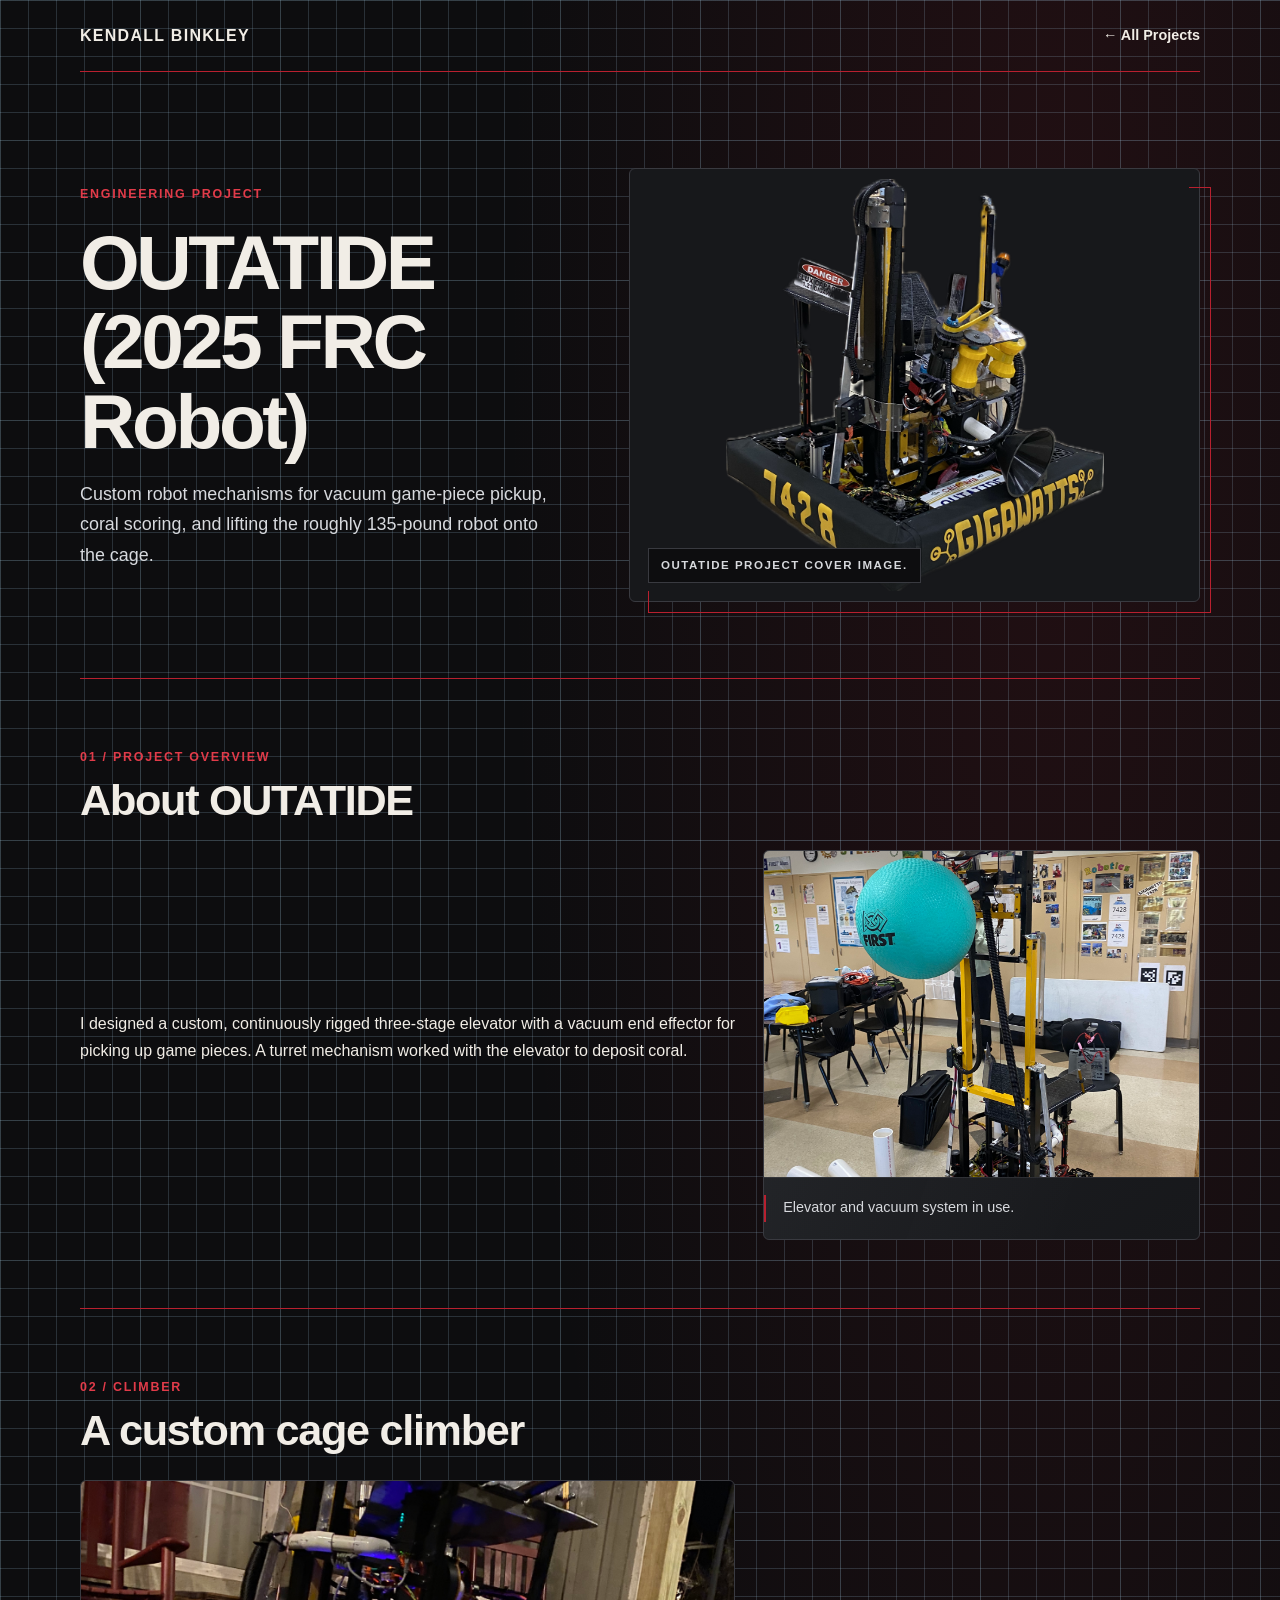
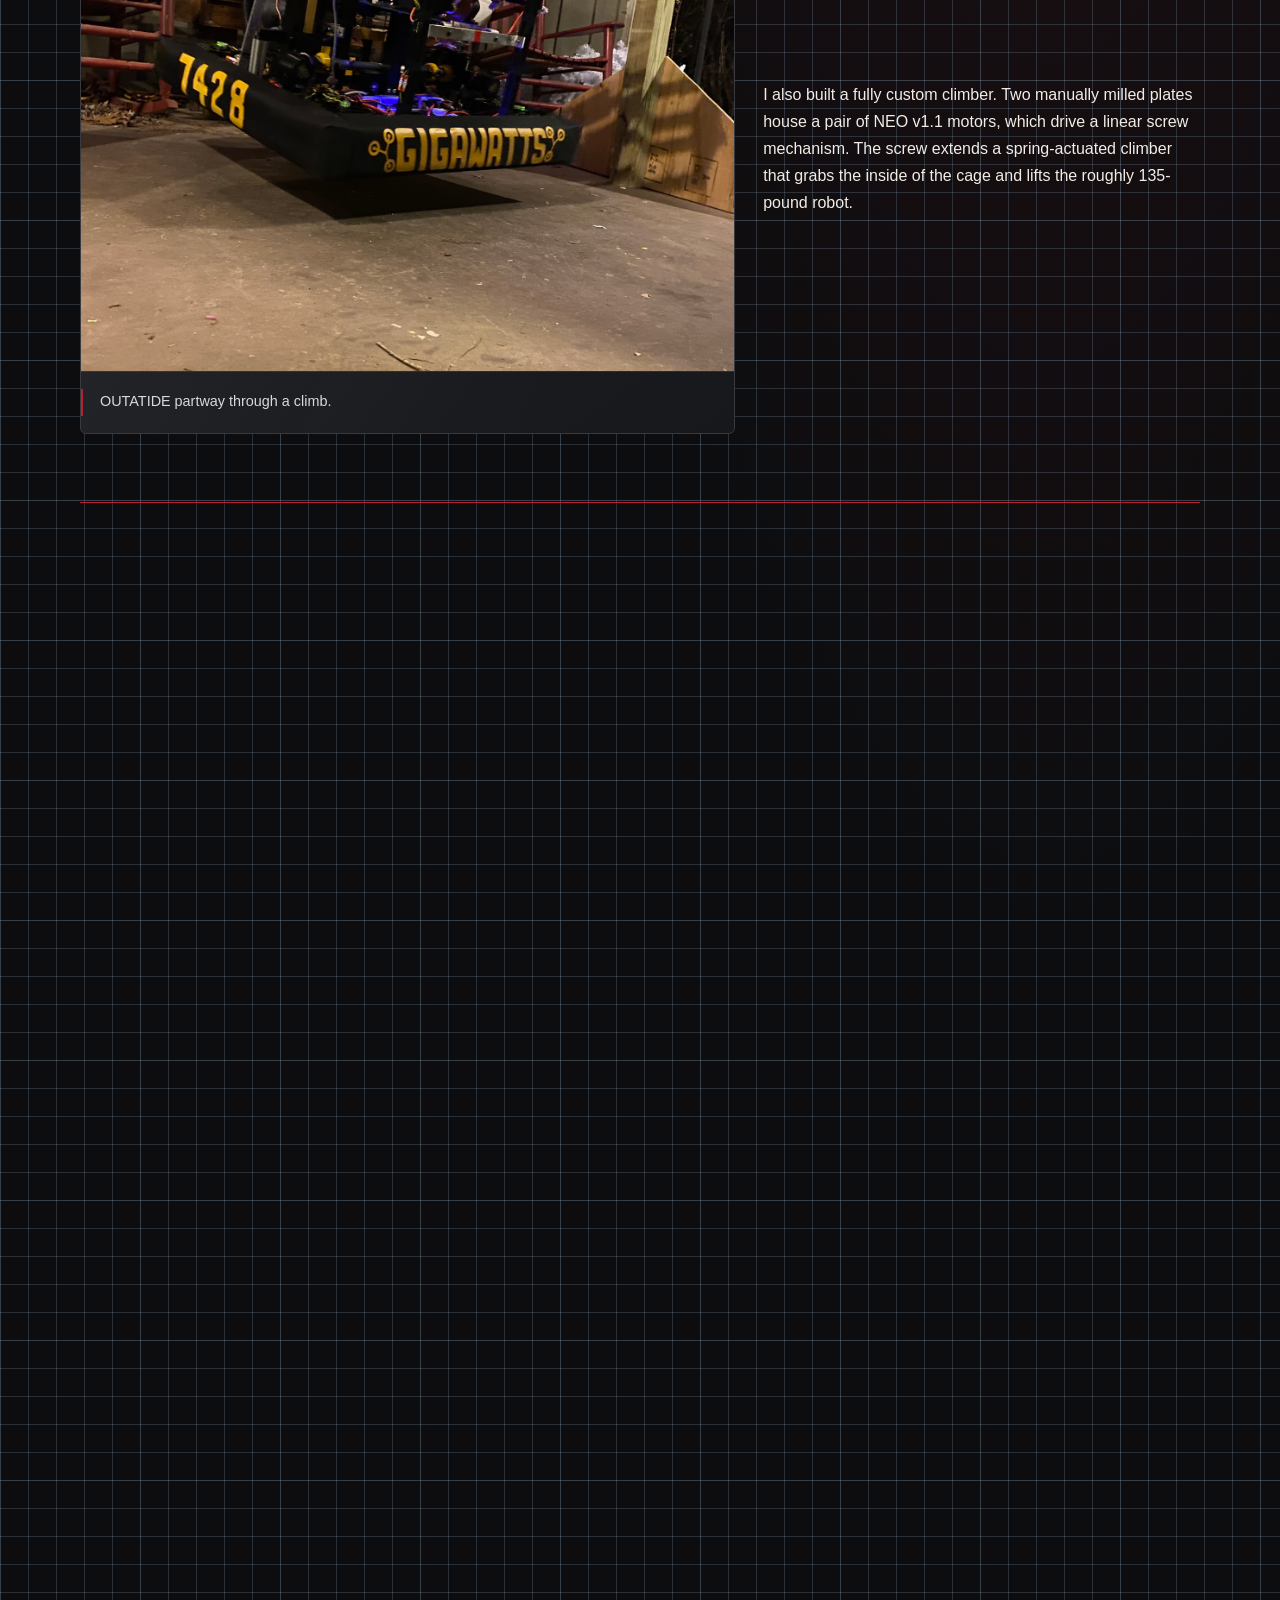
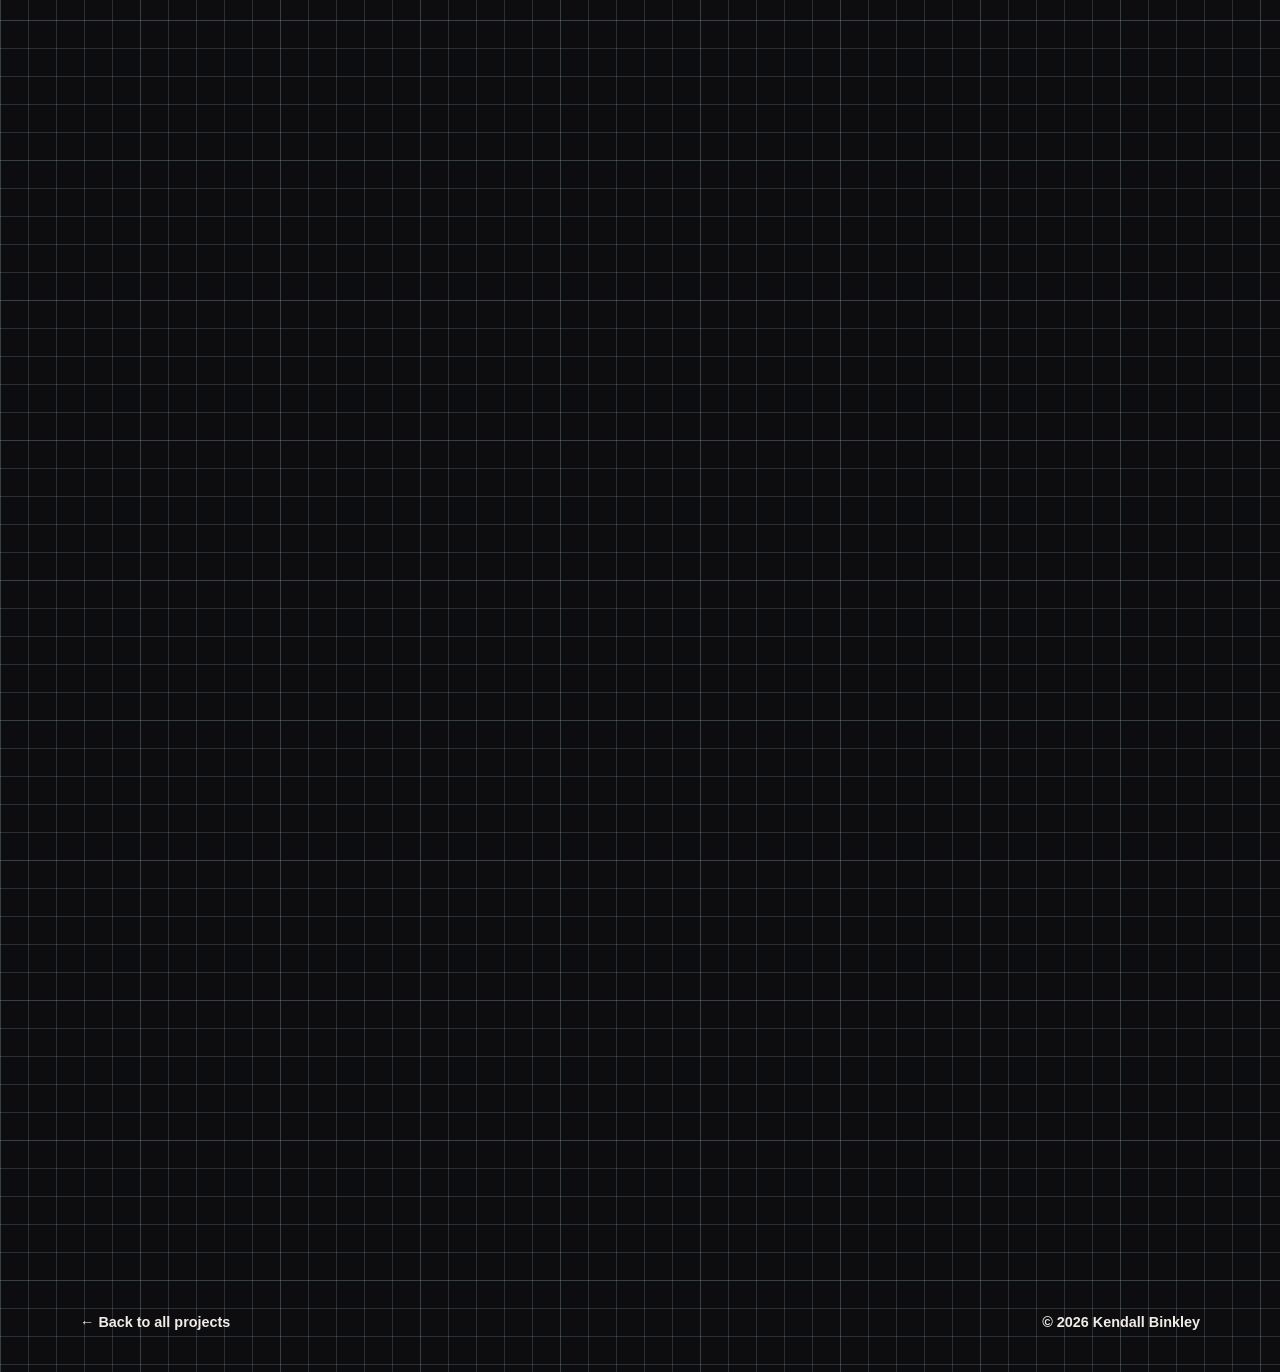
<file: project_folder/OUTATIDE_project.html>
<!DOCTYPE html>
<html lang="en">
<head>
  <meta charset="UTF-8">
  <meta name="viewport" content="width=device-width, initial-scale=1.0">
  <meta name="description" content="OUTATIDE engineering project portfolio page.">
  <title>OUTATIDE (2025 FRC Robot) | Kendall Binkley</title>
  <link rel="icon" type="image/svg+xml" href="/favicon.svg">
  <link rel="stylesheet" href="portfolio_project.css">
  <link rel="stylesheet" href="portfolio_visual_features.css">
  <link rel="stylesheet" href="../portfolio_grid.css">
  <script src="portfolio_visual_features.js" defer></script>
</head>
<body>
  <div class="container">
    <nav aria-label="Main navigation">
      <a class="brand" href="../index.html">KENDALL BINKLEY</a>
      <a href="../projects.html">&larr; All Projects</a>
    </nav>
    <header class="hero">
      <div>
        <div class="eyebrow">Engineering Project</div>
        <h1>OUTATIDE (2025 FRC Robot)</h1>
        <p class="intro">Custom robot mechanisms for vacuum game-piece pickup, coral scoring, and lifting the roughly 135-pound robot onto the cage.</p>
      </div>
      <figure class="hero-image">
        <img src="../images/OUTATIDE_imgs/outatide_cover_photo.png" alt="OUTATIDE project cover photo">
        <figcaption>OUTATIDE project cover image.</figcaption>
      </figure>
    </header>
    <main>
      <section class="content-section">
        <div class="section-number">01 / PROJECT OVERVIEW</div>
        <h2>About OUTATIDE</h2>
        <div class="content-feature">
          <div class="content-feature-copy">
            <p>I designed a custom, continuously rigged three-stage elevator with a vacuum end effector for picking up game pieces. A turret mechanism worked with the elevator to deposit coral.</p>
          </div>
          <figure class="photo-card">
            <img src="../images/OUTATIDE_imgs/outatide_elevator_vacuum_in_use.jpg" alt="OUTATIDE elevator and vacuum mechanism in use" loading="lazy">
            <figcaption>Elevator and vacuum system in use.</figcaption>
          </figure>
        </div>
      </section>
      <section class="content-section">
        <div class="section-number">02 / CLIMBER</div>
        <h2>A custom cage climber</h2>
        <div class="content-feature content-feature--reverse">
          <div class="content-feature-copy">
            <p>I also built a fully custom climber. Two manually milled plates house a pair of NEO v1.1 motors, which drive a linear screw mechanism. The screw extends a spring-actuated climber that grabs the inside of the cage and lifts the roughly 135-pound robot.</p>
          </div>
          <figure class="photo-card">
            <img src="../images/OUTATIDE_imgs/outatide_mid_climb.jpg" alt="OUTATIDE partway through a cage climb" loading="lazy">
            <figcaption>OUTATIDE partway through a climb.</figcaption>
          </figure>
        </div>
      </section>
      <section class="content-section">
        <div class="section-number">03 / IN COMPETITION</div>
        <h2>Practice match</h2>
        <figure class="video-card">
          <video controls playsinline preload="metadata" poster="../images/OUTATIDE_imgs/outatide_cover_photo.png">
            <source src="../images/OUTATIDE_imgs/outatide_practice_match.mp4" type="video/mp4">
            Your browser does not support embedded video.
          </video>
          <figcaption>OUTATIDE during a practice match.</figcaption>
        </figure>
      </section>
      <section class="content-section">
        <div class="section-number">04 / PROJECT GALLERY</div>
        <h2>Design &amp; Build</h2>
        <p class="section-intro">Additional mechanism, fabrication, and competition photos.</p>
        <div class="gallery">
          <figure class="photo-card"><img src="../images/OUTATIDE_imgs/outatide_vacuum_assembly_real.jpg" alt="OUTATIDE vacuum assembly installed on the robot" loading="lazy"><figcaption>Vacuum assembly installed on the robot.</figcaption></figure>
          <figure class="photo-card"><img src="../images/OUTATIDE_imgs/outatide_vacuum_cad.png" alt="OUTATIDE vacuum CAD design" loading="lazy"><figcaption>Vacuum system CAD.</figcaption></figure>
          <figure class="photo-card"><img src="../images/OUTATIDE_imgs/outatide_at_comp_1.jpg" alt="OUTATIDE at a competition" loading="lazy"><figcaption>Competition photo.</figcaption></figure>
          <figure class="photo-card"><img src="../images/OUTATIDE_imgs/outatide_at_comp_competing.jpg" alt="OUTATIDE competing" loading="lazy"><figcaption>Project in competition.</figcaption></figure>
          <figure class="photo-card"><img src="../images/OUTATIDE_imgs/outatide_at_comp_2.jpg" alt="OUTATIDE at a competition" loading="lazy"><figcaption>Competition photo.</figcaption></figure>
          <figure class="photo-card"><img src="../images/OUTATIDE_imgs/outatide_climbing_hook.jpg" alt="OUTATIDE climbing hook" loading="lazy"><figcaption>Climbing hook.</figcaption></figure>
          <figure class="photo-card"><img src="../images/OUTATIDE_imgs/outatide_cnc_routed_bottom_panels.jpg" alt="CNC-routed bottom panels for OUTATIDE" loading="lazy"><figcaption>CNC-routed bottom panels.</figcaption></figure>
          <figure class="photo-card"><img src="../images/OUTATIDE_imgs/outatide_manually_milled_elevator_pieces.jpg" alt="Manually milled OUTATIDE elevator pieces" loading="lazy"><figcaption>Manually milled elevator pieces.</figcaption></figure>
          <figure class="photo-card"><img src="../images/OUTATIDE_imgs/outatide_manual_milled_bracket.jpg" alt="Manually milled bracket for OUTATIDE" loading="lazy"><figcaption>Manually milled bracket.</figcaption></figure>
          <figure class="photo-card"><img src="../images/OUTATIDE_imgs/outatide_vacuum_internals.jpg" alt="Internal components of the OUTATIDE vacuum system" loading="lazy"><figcaption>Vacuum system internals.</figcaption></figure>
        </div>
      </section>
    </main>
    <footer><a href="../projects.html">&larr; Back to all projects</a><span>&copy; 2026 Kendall Binkley</span></footer>
  </div>
</body>
</html>
</file>
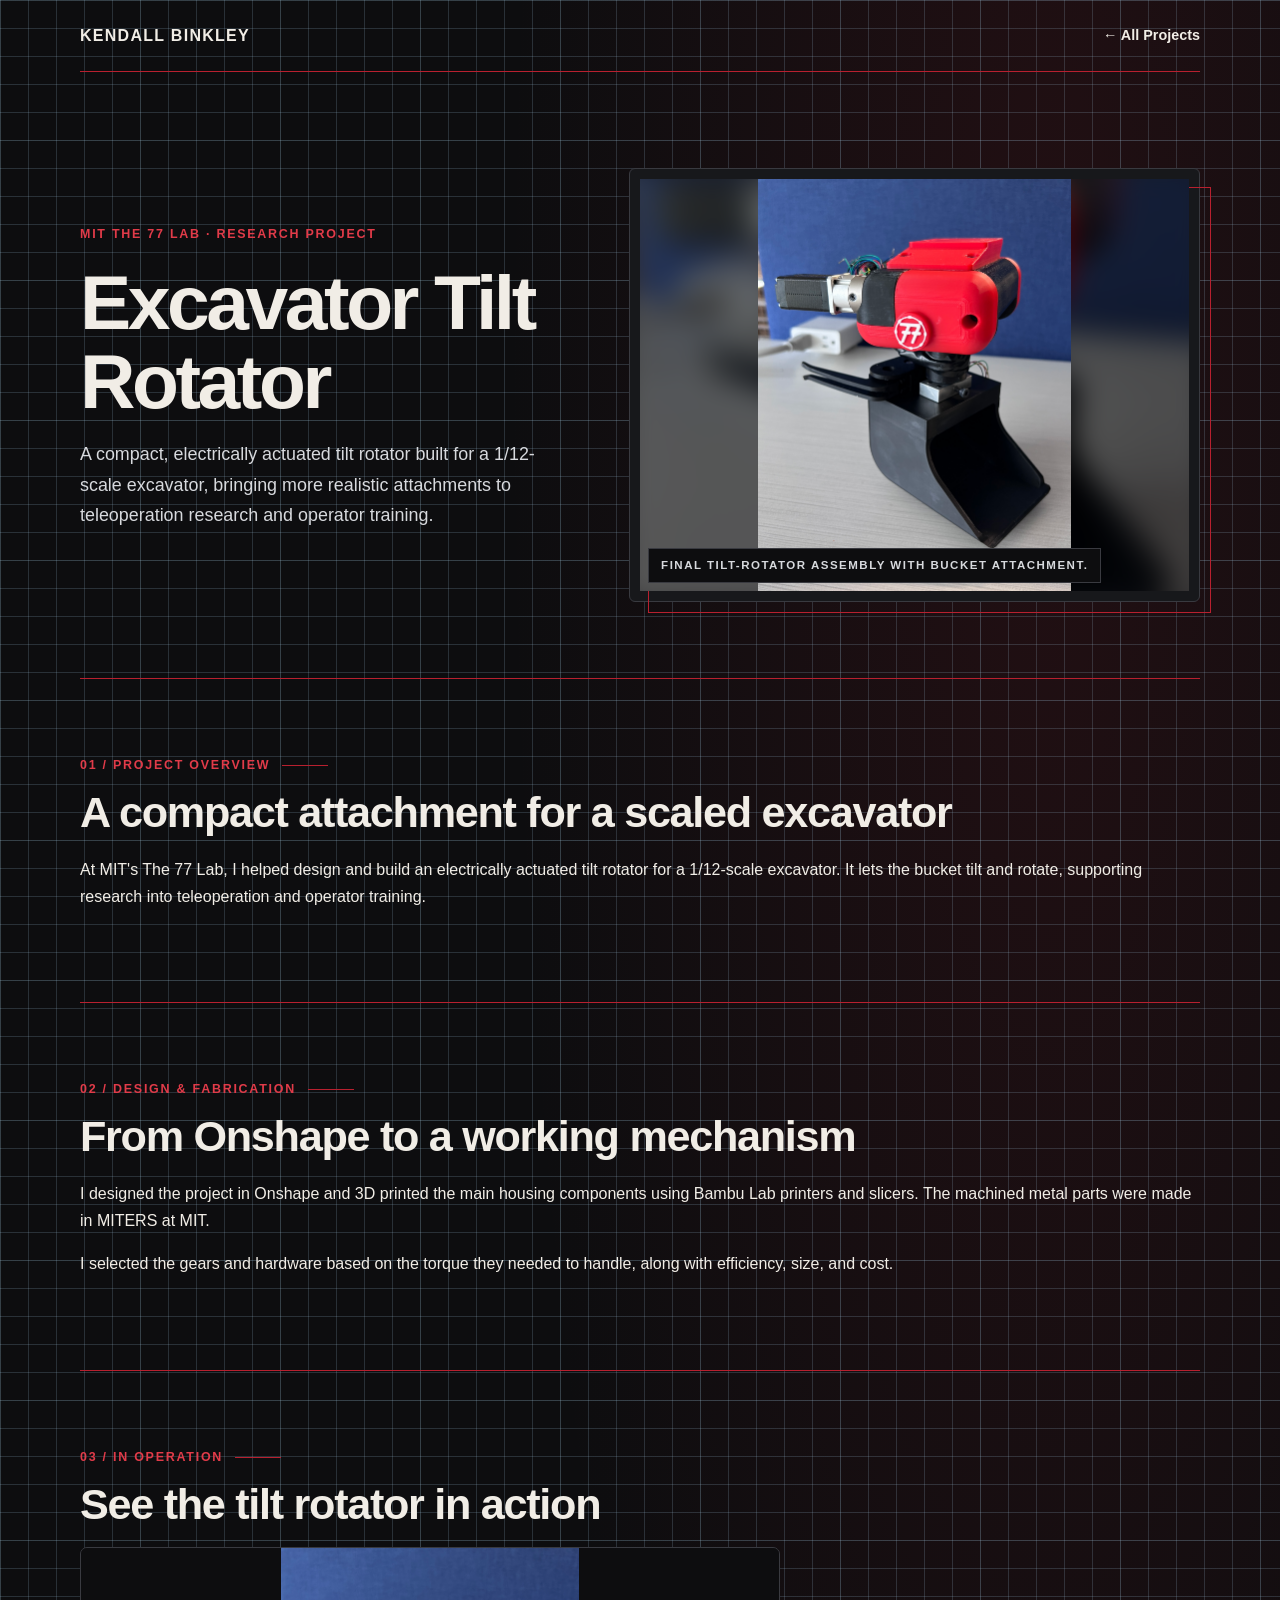
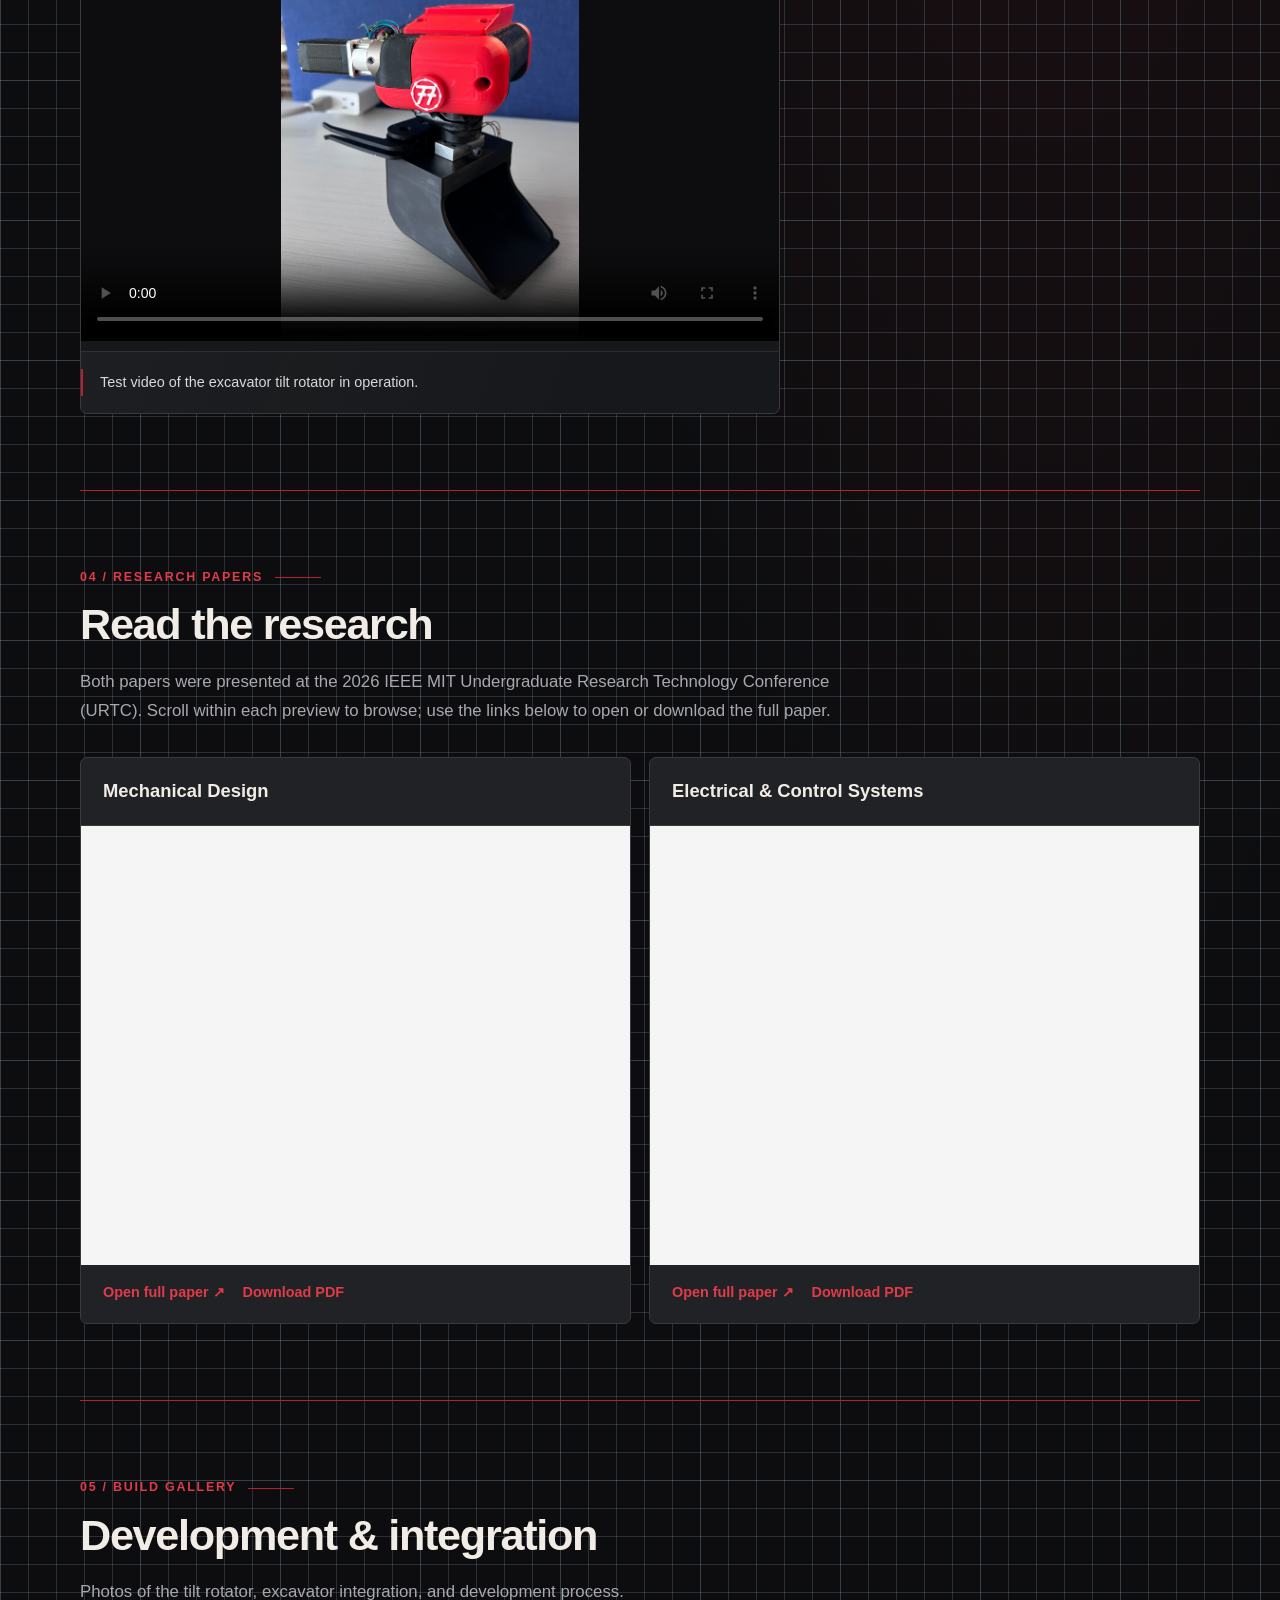
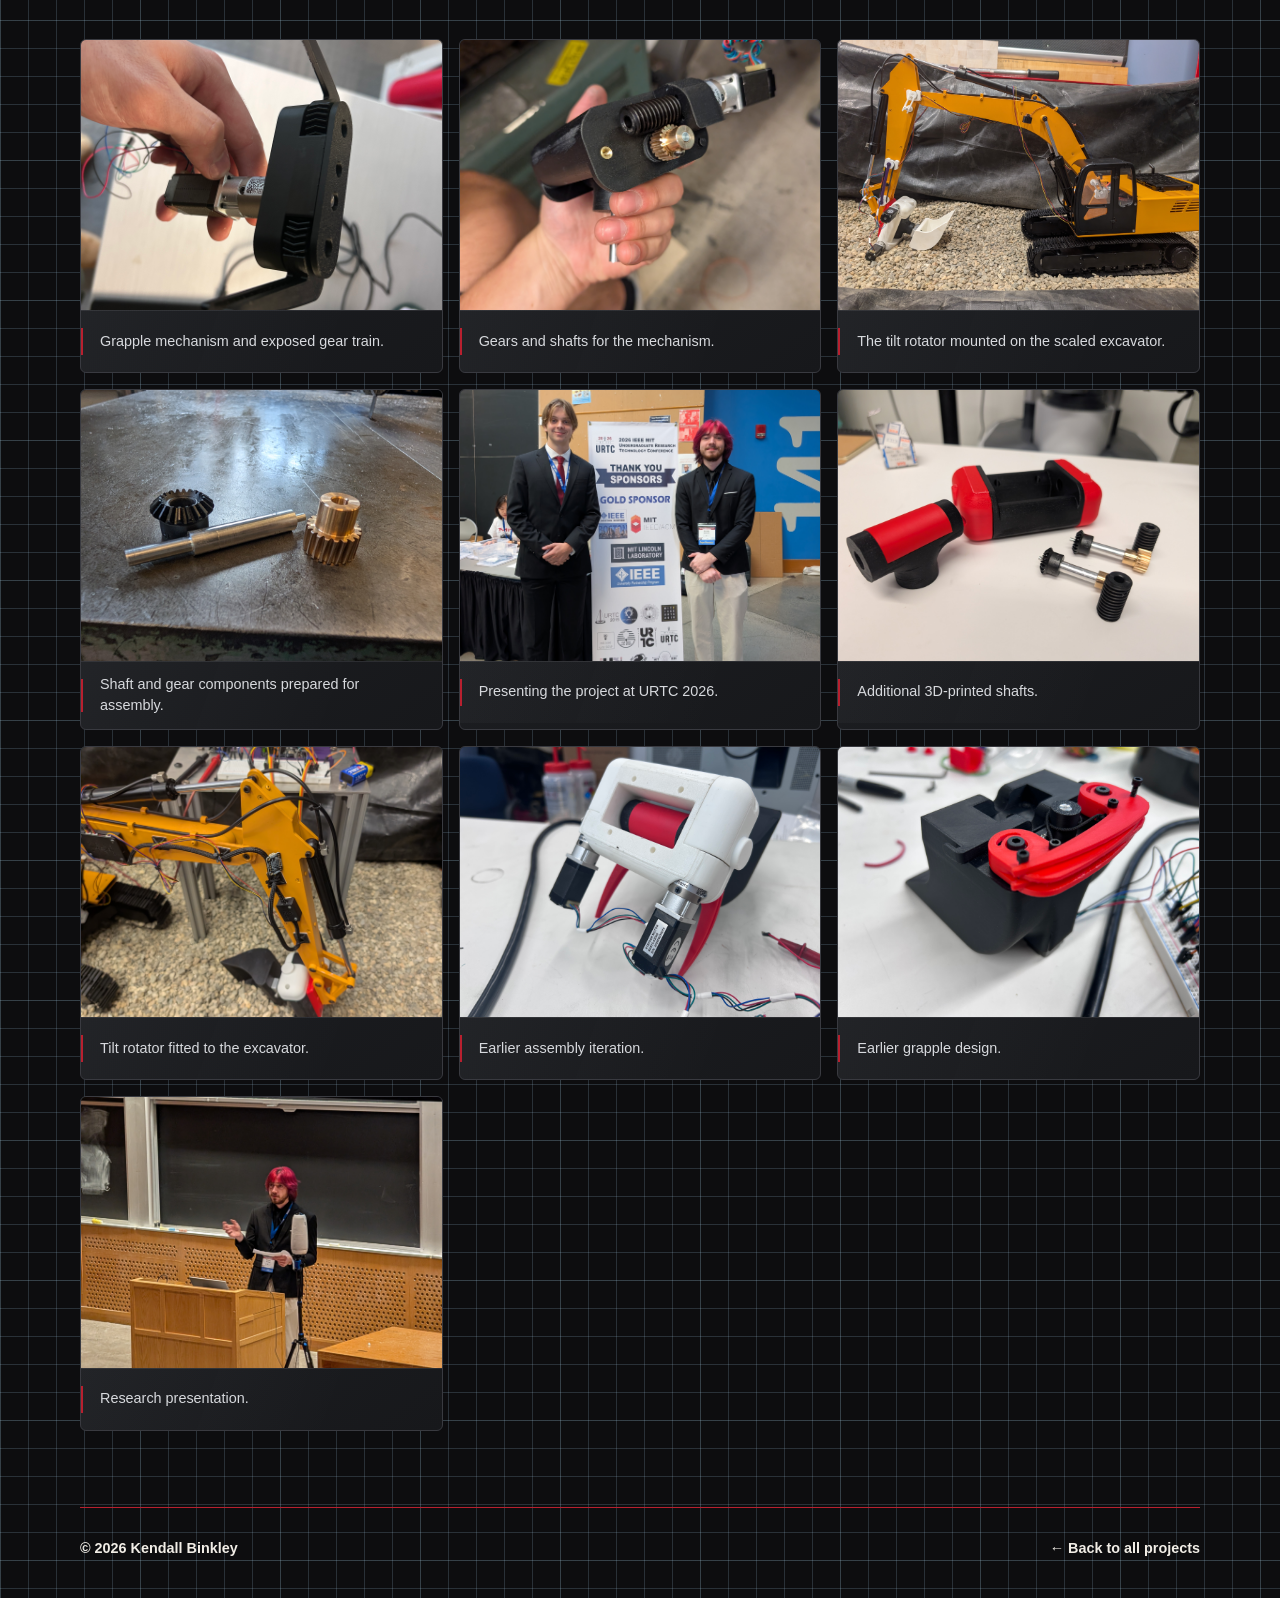
<file: project_folder/tilt_rotator_project.html>
<!DOCTYPE html>
<html lang="en">
<head>
  <meta charset="UTF-8">
  <meta name="viewport" content="width=device-width, initial-scale=1.0">
  <meta name="description" content="A 1/12-scale, electrically actuated excavator tilt rotator for teleoperation research and operator training at MIT's The 77 Lab.">
  <title>Excavator Tilt Rotator | Kendall Binkley</title>
  <link rel="icon" type="image/svg+xml" href="/favicon.svg">
  <link rel="stylesheet" href="portfolio_project.css">
  <link rel="stylesheet" href="portfolio_research_projects.css">
  <link rel="stylesheet" href="portfolio_visual_features.css">
  <link rel="stylesheet" href="../portfolio_grid.css">
  <script src="portfolio_visual_features.js" defer></script>

</head>

<body>
  <div class="container">
    <nav aria-label="Main navigation">
      <a class="brand" href="../index.html">KENDALL BINKLEY</a>
      <a href="../projects.html">&larr; All Projects</a>
    </nav>

    <header class="hero">
      <div class="hero-copy">
        <div class="eyebrow">MIT The 77 Lab · Research Project</div>
        <h1>Excavator Tilt Rotator</h1>
        <p class="intro">
          A compact, electrically actuated tilt rotator built for a 1/12-scale excavator, bringing more realistic attachments to teleoperation research and operator training.
        </p>
      </div>

      <figure class="hero-image">
        <span class="cover-image-stage">
          <img class="cover-image-backdrop" src="../images/tilt_rotator_imgs/tr_cover_photo.jpg" alt="" aria-hidden="true">
          <img class="cover-image-foreground"
            src="../images/tilt_rotator_imgs/tr_cover_photo.jpg"
            alt="Red-and-black 1/12-scale excavator tilt rotator with its bucket attached"
            fetchpriority="high">
        </span>
        <figcaption>Final tilt-rotator assembly with bucket attachment.</figcaption>
      </figure>
    </header>

    <main>
      <section class="content-section" id="overview">
        <div class="section-number">01 / PROJECT OVERVIEW</div>
        <h2>A compact attachment for a scaled excavator</h2>
        <p>
          At MIT's The 77 Lab, I helped design and build an electrically actuated tilt rotator for a 1/12-scale excavator. It lets the bucket tilt and rotate, supporting research into teleoperation and operator training.
        </p>
      </section>

      <section class="content-section" id="design-and-fabrication">
        <div class="section-number">02 / DESIGN &amp; FABRICATION</div>
        <h2>From Onshape to a working mechanism</h2>
        <p>
          I designed the project in Onshape and 3D printed the main housing components using Bambu Lab printers and slicers. The machined metal parts were made in MITERS at MIT.
        </p>
        <p>
          I selected the gears and hardware based on the torque they needed to handle, along with efficiency, size, and cost.
        </p>
      </section>

      <section class="content-section" id="operation">
        <div class="section-number">03 / IN OPERATION</div>
        <h2>See the tilt rotator in action</h2>
        <figure class="video-card">
          <video controls playsinline preload="metadata" poster="../images/tilt_rotator_imgs/tr_cover_photo.jpg">
            <source src="../images/tilt_rotator_imgs/tr_test_video.mp4" type="video/mp4">
            Your browser does not support embedded video.
          </video>
          <figcaption>Test video of the excavator tilt rotator in operation.</figcaption>
        </figure>
      </section>

      <section class="content-section" id="papers">
        <div class="section-number">04 / RESEARCH PAPERS</div>
        <h2>Read the research</h2>
        <p class="section-intro">
          Both papers were presented at the 2026 IEEE MIT Undergraduate Research Technology Conference (URTC). Scroll within each preview to browse; use the links below to open or download the full paper.
        </p>

        <div class="paper-grid">
          <article class="paper-card">
            <div class="paper-details">
              <h3>Mechanical Design</h3>
            </div>
            <iframe
              class="paper-preview"
              src="../files/Mechanical_paper_URTC_2026.pdf#page=2&amp;view=FitH&amp;toolbar=0&amp;navpanes=0"
              title="Preview of the mechanical design research paper"
              loading="lazy">
              <p>Your browser cannot display the PDF preview. Open the <a href="../files/Mechanical_paper_URTC_2026.pdf">mechanical design paper</a>.</p>
            </iframe>
            <div class="paper-actions">
              <a href="../files/Mechanical_paper_URTC_2026.pdf" target="_blank" rel="noopener">Open full paper &nearr;</a>
              <a href="../files/Mechanical_paper_URTC_2026.pdf" download>Download PDF</a>
            </div>
          </article>

          <article class="paper-card">
            <div class="paper-details">
              <h3>Electrical &amp; Control Systems</h3>
            </div>
            <iframe
              class="paper-preview"
              src="../files/Electrical_and_Control_Systems_paper_URTC_2026.pdf#page=2&amp;view=FitH&amp;toolbar=0&amp;navpanes=0"
              title="Preview of the electrical and control systems research paper"
              loading="lazy">
              <p>Your browser cannot display the PDF preview. Open the <a href="../files/Electrical_and_Control_Systems_paper_URTC_2026.pdf">electrical and control systems paper</a>.</p>
            </iframe>
            <div class="paper-actions">
              <a href="../files/Electrical_and_Control_Systems_paper_URTC_2026.pdf" target="_blank" rel="noopener">Open full paper &nearr;</a>
              <a href="../files/Electrical_and_Control_Systems_paper_URTC_2026.pdf" download>Download PDF</a>
            </div>
          </article>
        </div>
      </section>

      <section class="content-section" id="gallery">
        <div class="section-number">05 / BUILD GALLERY</div>
        <h2>Development &amp; integration</h2>
        <p class="section-intro">
          Photos of the tilt rotator, excavator integration, and development process.
        </p>
        <div class="gallery">
          <figure class="photo-card">
            <img
              src="../images/tilt_rotator_imgs/tr_grapple_mechanism_2.jpg"
              alt="Close-up of the geared grapple mechanism"
              loading="lazy">
            <figcaption>Grapple mechanism and exposed gear train.</figcaption>
          </figure>
          <figure class="photo-card">
            <img
              src="../images/tilt_rotator_imgs/tr_gear_assembly.jpg"
              alt="Gears and shafts for the tilt-rotator mechanism"
              loading="lazy">
            <figcaption>Gears and shafts for the mechanism.</figcaption>
          </figure>
          <figure class="photo-card">
            <img
              src="../images/tilt_rotator_imgs/tr_full_excavator.jpg"
              alt="Tilt rotator attached to the full scaled excavator"
              loading="lazy">
            <figcaption>The tilt rotator mounted on the scaled excavator.</figcaption>
          </figure>
          <figure class="photo-card">
            <img
              src="../images/tilt_rotator_imgs/tr_shafts_1.jpg"
              alt="Machined and printed shaft components for the mechanism"
              loading="lazy">
            <figcaption>Shaft and gear components prepared for assembly.</figcaption>
          </figure>
          <figure class="photo-card">
            <img
              src="../images/tilt_rotator_imgs/tr_conference_photo.jpg"
              alt="Kendall presenting the research at the 2026 IEEE MIT URTC"
              loading="lazy">
            <figcaption>Presenting the project at URTC 2026.</figcaption>
          </figure>
          <figure class="photo-card">
            <img src="../images/tilt_rotator_imgs/tr_3dprints_shafts_2.jpg" alt="Additional 3D-printed tilt-rotator shafts" loading="lazy">
            <figcaption>Additional 3D-printed shafts.</figcaption>
          </figure>
          <figure class="photo-card">
            <img src="../images/tilt_rotator_imgs/tr_excavator_2.jpg" alt="Tilt rotator fitted to the scaled excavator" loading="lazy">
            <figcaption>Tilt rotator fitted to the excavator.</figcaption>
          </figure>
          <figure class="photo-card">
            <img src="../images/tilt_rotator_imgs/tr_old_assembly.jpg" alt="Earlier tilt-rotator assembly" loading="lazy">
            <figcaption>Earlier assembly iteration.</figcaption>
          </figure>
          <figure class="photo-card">
            <img src="../images/tilt_rotator_imgs/tr_old_grapple.jpg" alt="Earlier tilt-rotator grapple design" loading="lazy">
            <figcaption>Earlier grapple design.</figcaption>
          </figure>
          <figure class="photo-card">
            <img src="../images/tilt_rotator_imgs/tr_presentation.jpg" alt="Tilt-rotator research presentation" loading="lazy">
            <figcaption>Research presentation.</figcaption>
          </figure>
        </div>
      </section>
    </main>

    <footer>
      <span>&copy; 2026 Kendall Binkley</span>
      <a href="../projects.html">&larr; Back to all projects</a>
    </footer>
  </div>
</body>
</html>
</file>
<file: portfolio_reveal.css>
html.fade-in-ready [data-fade-in] {
  opacity: 0;
  transform: translateY(18px);
  transition: opacity 0.55s ease, transform 0.55s ease;
}

html.fade-in-ready [data-fade-in].is-visible {
  opacity: 1;
  transform: translateY(0);
}

@media (prefers-reduced-motion: reduce) {
  html.fade-in-ready [data-fade-in] {
    opacity: 1;
    transform: none;
    transition: none;
  }
}
</file>
<file: portfolio_grid.css>
:root {
  --portfolio-blueprint-grid:
    linear-gradient(rgba(155, 192, 216, 0.2) 1px, transparent 1px),
    linear-gradient(90deg, rgba(155, 192, 216, 0.2) 1px, transparent 1px),
    linear-gradient(rgba(155, 192, 216, 0.1) 1px, transparent 1px),
    linear-gradient(90deg, rgba(155, 192, 216, 0.1) 1px, transparent 1px);
}

html body {
  background-image:
    var(--portfolio-blueprint-grid),
    radial-gradient(ellipse at 82% 8%, rgba(184, 32, 47, 0.12), transparent 34rem);
  background-size: 28px 28px, 28px 28px, 140px 140px, 140px 140px, auto;
  background-attachment: scroll;
}

html body nav,
html body .hero,
html body .overview,
html body .content-section,
html body section,
html body footer {
  border-top-color: var(--accent, #B8202F);
  border-bottom-color: var(--accent, #B8202F);
}

html body nav a:not(.brand):not(.logo),
html body footer {
  color: var(--text, #F1EDE6);
  font-size: 0.9rem;
  font-weight: 700;
}

html body footer a {
  color: inherit;
  font-weight: inherit;
}

html body nav a:not(.brand):not(.logo):hover,
html body nav a:not(.brand):not(.logo):focus-visible,
html body footer a:hover,
html body footer a:focus-visible {
  color: var(--red-bright, #E13B49);
}

html body.home-page .hero::before {
  background-image:
    var(--portfolio-blueprint-grid),
    linear-gradient(rgba(13, 13, 15, 0.55), rgba(13, 13, 15, 0.88)),
    url("images/hero_background.JPG");
  background-size: 28px 28px, 28px 28px, 140px 140px, 140px 140px, cover, cover;
  background-position: left top, left top, left top, left top, center, center;
}
</file>
<file: project_folder/portfolio_project.css>
:root {
  --bg: #0D0D0F;
  --panel: #202226;
  --panel-hover: #292B30;
  --text: #F1EDE6;
  --muted: #A7A9AF;
  --accent: #B8202F;
  --red-bright: #E13B49;
  --silver: #D7D9DD;
  --line: #393A40;
}

* {
  box-sizing: border-box;
}

html {
  scroll-behavior: smooth;
}

body {
  margin: 0;
  background:
    radial-gradient(ellipse at 82% 8%, rgba(184, 32, 47, 0.12), transparent 34rem),
    var(--bg);
  color: var(--text);
  font-family: Arial, Helvetica, sans-serif;
  line-height: 1.7;
}

a {
  color: inherit;
}

img {
  display: block;
  max-width: 100%;
}

.container {
  width: min(1120px, 90%);
  margin: 0 auto;
}

nav {
  display: flex;
  justify-content: space-between;
  align-items: center;
  gap: 24px;
  padding: 22px 0;
  border-bottom: 1px solid var(--line);
}

nav a,
footer a {
  color: var(--muted);
  text-decoration: none;
}

nav a:hover,
nav a:focus-visible,
footer a:hover,
footer a:focus-visible {
  color: var(--red-bright);
}

.brand {
  color: var(--text);
  font-weight: 800;
  letter-spacing: 0.08em;
}

.eyebrow,
.section-number {
  color: var(--red-bright);
  font-size: 0.78rem;
  font-weight: bold;
  letter-spacing: 0.14em;
  text-transform: uppercase;
}

.hero {
  display: grid;
  grid-template-columns: minmax(0, 0.9fr) minmax(0, 1.1fr);
  align-items: center;
  gap: clamp(36px, 7vw, 82px);
  padding: clamp(54px, 8vw, 96px) 0 76px;
  border-bottom: 1px solid var(--line);
}

h1 {
  margin: 18px 0;
  font-size: clamp(2.6rem, 6vw, 5rem);
  line-height: 1.03;
  letter-spacing: -0.045em;
}

h2 {
  margin: 8px 0 18px;
  font-size: clamp(1.8rem, 4vw, 2.7rem);
  line-height: 1.15;
  letter-spacing: -0.03em;
}

h3 {
  margin: 0 0 10px;
  font-size: 1.2rem;
  line-height: 1.3;
}

p {
  margin: 0 0 16px;
}

.intro {
  max-width: 540px;
  color: var(--silver);
  font-size: 1.12rem;
}

.hero-image,
.photo-card {
  margin: 0;
  border: 1px solid var(--line);
  border-radius: 6px;
  background: linear-gradient(145deg, var(--panel), #17181B);
}

.photo-card {
  overflow: hidden;
}

.hero-image {
  position: relative;
  isolation: isolate;
  padding: 10px;
}

.hero-image::after {
  position: absolute;
  z-index: -1;
  inset: 18px -12px -12px 18px;
  border: 1px solid var(--accent);
  content: "";
  pointer-events: none;
}

.hero-image img {
  width: 100%;
  aspect-ratio: 4 / 3;
  background: #17181B;
  object-fit: contain;
}

.hero-image .cover-image-stage {
  display: block;
  position: relative;
  isolation: isolate;
  overflow: hidden;
  aspect-ratio: 4 / 3;
  background: #17181B;
}

.hero-image .cover-image-stage .cover-image-backdrop {
  position: absolute;
  inset: 0;
  width: 100%;
  height: 100%;
  filter: blur(14px) brightness(0.45);
  object-fit: cover;
  transform: scale(1.08);
}

.hero-image .cover-image-stage .cover-image-foreground {
  position: relative;
  display: block;
  width: 100%;
  height: 100%;
  background: transparent;
  object-fit: contain;
}

.hero-image figcaption,
.photo-card figcaption {
  padding: 11px 13px 13px;
  color: var(--muted);
  font-size: 0.84rem;
}

.content-section {
  padding: 68px 0;
  border-bottom: 1px solid var(--line);
}

.content-feature {
  display: grid;
  grid-template-columns: minmax(0, 1.2fr) minmax(240px, 0.8fr);
  align-items: center;
  gap: 28px;
  margin-top: 24px;
}

.content-feature--reverse .photo-card {
  grid-column: 1;
  grid-row: 1;
}

.content-feature--reverse .content-feature-copy {
  grid-column: 2;
}

.video-card {
  width: min(100%, 700px);
  max-width: 100%;
  min-width: 0;
  margin: 0;
  overflow: hidden;
  border: 1px solid var(--line);
  border-radius: 7px;
  background: #17181B;
}

.video-card--featured {
  width: 100%;
  border-color: var(--accent);
}

.video-card video {
  display: block;
  width: 100%;
  max-width: 100%;
  height: auto;
  aspect-ratio: 16 / 9;
  background: #0D0D0F;
}

.video-card--landscape-crop video {
  aspect-ratio: 16 / 9;
  object-fit: cover;
  object-position: center;
}

.video-card--portrait {
  width: min(100%, 360px);
  margin-inline: auto;
}

.video-card--portrait video {
  aspect-ratio: 9 / 16;
  object-fit: contain;
}

.video-card figcaption {
  padding: 12px 15px;
  color: var(--muted);
  font-size: 0.9rem;
}

.video-gallery {
  display: grid;
  grid-template-columns: repeat(2, minmax(0, 1fr));
  gap: 18px;
  align-items: start;
}

.video-gallery .video-card {
  width: 100%;
}

.section-intro {
  max-width: 760px;
  margin-bottom: 30px;
  color: var(--muted);
  font-size: 1.05rem;
}

.placeholder {
  padding: 22px;
  border: 1px solid var(--line);
  border-left: 3px solid var(--accent);
  border-radius: 6px;
  background: var(--panel);
  color: #C5C5CA;
}

.gallery {
  display: grid;
  grid-template-columns: repeat(3, minmax(0, 1fr));
  gap: 16px;
}

.photo-card img {
  width: 100%;
  aspect-ratio: 4 / 3;
  object-fit: cover;
}

footer {
  display: flex;
  justify-content: space-between;
  gap: 20px;
  padding: 28px 0 38px;
  color: var(--muted);
  font-size: 0.86rem;
}

:focus-visible {
  outline: 2px solid var(--red-bright);
  outline-offset: 4px;
}

@media (max-width: 800px) {
  .hero {
    grid-template-columns: 1fr;
    gap: 34px;
  }

  .hero-image {
    width: min(100%, 650px);
  }

  .gallery {
    grid-template-columns: repeat(2, minmax(0, 1fr));
  }

  .content-feature {
    grid-template-columns: 1fr;
  }

  .content-feature--reverse .photo-card,
  .content-feature--reverse .content-feature-copy {
    grid-column: 1;
    grid-row: auto;
  }

  .video-gallery {
    grid-template-columns: 1fr;
  }
}

@media (max-width: 600px) {
  .container {
    width: min(100% - 36px, 1120px);
  }

  .gallery {
    grid-template-columns: 1fr;
  }

  .content-section {
    padding: 52px 0;
  }

  footer {
    flex-direction: column;
  }
}

@media (prefers-reduced-motion: reduce) {
  html {
    scroll-behavior: auto;
  }
}
</file>
<file: project_folder/portfolio_visual_features.css>
html.visual-enhanced h1,
html.visual-enhanced h2,
html.visual-enhanced h3 {
  font-family: "Bahnschrift", "Aptos Display", "Segoe UI", sans-serif;
}

html.visual-enhanced figure figcaption {
  position: relative;
  display: flex;
  min-height: 62px;
  align-items: center;
  margin-top: 10px;
  padding: 12px 15px 13px 19px;
  border-top: 1px solid rgba(215, 217, 221, 0.1);
  background: linear-gradient(110deg, rgba(215, 217, 221, 0.035), transparent 72%);
  color: var(--silver, #D7D9DD);
  font-size: 0.9rem;
  line-height: 1.45;
}

html.visual-enhanced figure figcaption::before {
  position: absolute;
  top: 17px;
  bottom: 17px;
  left: 0;
  width: 2px;
  background: var(--accent, #B8202F);
  content: "";
}

html.visual-enhanced .hero-image,
html.visual-enhanced .about-portrait {
  background: #17181B;
}

html.visual-enhanced .about-portrait::before {
  content: none;
}

html.visual-enhanced .hero-image::after {
  position: absolute;
  z-index: -1;
  inset: 18px -12px -12px 18px;
  border: 1px solid var(--accent, #B8202F);
  content: "";
  pointer-events: none;
}

html.visual-enhanced .hero-image figcaption,
html.visual-enhanced .about-portrait figcaption {
  position: absolute;
  z-index: 2;
  right: 18px;
  bottom: 18px;
  left: 18px;
  display: block;
  width: fit-content;
  max-width: calc(100% - 36px);
  min-height: 0;
  margin: 0;
  padding: 8px 12px;
  border: 1px solid #393A40;
  background: #0D0D0F;
  color: #F1EDE6;
  font-size: 0.72rem;
  font-weight: bold;
  letter-spacing: 1.5px;
  line-height: 1.45;
  text-transform: uppercase;
}

html.visual-enhanced .hero-image figcaption::before,
html.visual-enhanced .about-portrait figcaption::before {
  content: none;
}

html.visual-enhanced .hero-image figcaption,
html.visual-enhanced .photo-card figcaption,
html.visual-enhanced .technical-photo figcaption,
html.visual-enhanced .overview-photo figcaption,
html.visual-enhanced .media figcaption,
html.visual-enhanced .about-portrait figcaption {
  color: var(--silver, #D7D9DD);
}

html.visual-enhanced .hero-image figcaption {
  margin-top: 10px;
}

html.visual-enhanced .photo-card figcaption {
  margin-top: 0;
}

html.visual-enhanced .visual-photo-trigger {
  display: block;
  width: 100%;
  padding: 0;
  border: 0;
  background: transparent;
  cursor: zoom-in;
}

html.visual-enhanced .cover-image-stage > .visual-photo-trigger {
  position: absolute;
  inset: 0;
  z-index: 1;
  width: 100%;
  height: 100%;
}

html.visual-enhanced .cover-image-stage > .visual-photo-trigger img {
  width: 100%;
  height: 100%;
  object-fit: contain;
  object-position: center;
}

html.visual-enhanced .about-portrait > .visual-photo-trigger {
  position: absolute;
  inset: 10px;
  width: auto;
  height: auto;
}

html.visual-enhanced .about-portrait > .visual-photo-trigger img {
  width: 100%;
  height: 100%;
  object-fit: cover;
  object-position: center 42%;
}

html.visual-enhanced .visual-photo-trigger:focus-visible {
  position: relative;
  z-index: 1;
  outline: 2px solid var(--red-bright, #E13B49);
  outline-offset: -4px;
}

html.visual-enhanced .visual-photo-trigger img {
  transition: transform 0.35s ease;
}

html.visual-enhanced .visual-photo-trigger:hover img {
  transform: scale(1.025);
}

html.visual-enhanced.visual-ready [data-visual-reveal] {
  opacity: 0;
  transform: translateY(18px);
  transition: opacity 0.55s ease, transform 0.55s ease;
}

html.visual-enhanced.visual-ready [data-visual-reveal].is-visible {
  opacity: 1;
  transform: translateY(0);
}

.portfolio-lightbox {
  width: min(1100px, calc(100vw - 36px));
  max-width: none;
  max-height: calc(100vh - 36px);
  padding: 18px;
  border: 1px solid var(--line, #393A40);
  border-radius: 9px;
  background: #141518;
  color: var(--text, #F1EDE6);
}

.portfolio-lightbox::backdrop {
  background: rgba(5, 5, 7, 0.88);
  backdrop-filter: blur(5px);
}

.portfolio-lightbox-toolbar,
.portfolio-lightbox-controls {
  display: flex;
  align-items: center;
  justify-content: space-between;
  gap: 14px;
}

.portfolio-lightbox-toolbar {
  margin-bottom: 12px;
}

.portfolio-lightbox-count {
  color: var(--muted, #A7A9AF);
  font-size: 0.85rem;
  font-variant-numeric: tabular-nums;
}

.portfolio-lightbox-button {
  display: inline-grid;
  min-width: 42px;
  min-height: 42px;
  place-items: center;
  padding: 8px 12px;
  border: 1px solid var(--line, #393A40);
  border-radius: 5px;
  background: var(--panel, #202226);
  color: var(--text, #F1EDE6);
  font: inherit;
  cursor: pointer;
}

.portfolio-lightbox-button:hover {
  border-color: var(--red-bright, #E13B49);
}

.portfolio-lightbox-figure {
  margin: 0;
}

.portfolio-lightbox-figure img {
  width: 100%;
  max-height: calc(100vh - 190px);
  object-fit: contain;
}

.portfolio-lightbox-figure figcaption {
  min-height: 0;
  margin-top: 0;
  padding: 12px 2px 16px;
  border: 0;
  background: none;
  color: var(--silver, #D7D9DD);
}

.portfolio-lightbox-figure figcaption::before {
  content: none;
}

@media (prefers-reduced-motion: reduce) {
  html.visual-enhanced {
    scroll-behavior: auto;
  }

  html.visual-enhanced [data-visual-reveal] {
    opacity: 1 !important;
    transform: none !important;
    transition: none !important;
  }

  html.visual-enhanced .visual-photo-trigger img {
    transition: none;
  }
}

@media (max-width: 600px) {
  .portfolio-lightbox {
    width: calc(100vw - 24px);
    max-height: calc(100vh - 24px);
    padding: 12px;
  }

  .portfolio-lightbox-figure img {
    max-height: calc(100vh - 190px);
  }
}
</file>
<file: project_folder/portfolio_research_projects.css>
.hero-copy {
  max-width: 540px;
}

.hero-copy .intro {
  color: var(--silver);
}

.overview {
  display: grid;
  grid-template-columns: repeat(2, minmax(0, 1fr));
  gap: 12px;
  padding: 26px 0;
  border-bottom: 1px solid var(--line);
}

.stat {
  min-height: 104px;
  padding: 17px 18px;
  border: 1px solid var(--line);
  border-radius: 6px;
  background: rgba(32, 34, 38, 0.72);
}

.stat strong,
.stat span {
  display: block;
}

.stat strong {
  color: var(--text);
  font-size: clamp(1.15rem, 2.4vw, 1.65rem);
  line-height: 1.25;
}

.stat span {
  margin-top: 7px;
  color: var(--muted);
  font-size: 0.8rem;
}

.content-section {
  padding: 76px 0;
  scroll-margin-top: 24px;
}

.section-number {
  display: flex;
  align-items: center;
  gap: 12px;
  margin-bottom: 12px;
}

.section-number::after {
  width: 46px;
  height: 1px;
  background: var(--accent);
  content: "";
}

.section-intro {
  margin-bottom: 32px;
}

.overview-layout,
.technical-layout,
.competition-layout {
  display: grid;
  grid-template-columns: minmax(0, 1fr) minmax(0, 0.95fr);
  align-items: center;
  gap: clamp(28px, 6vw, 68px);
}

.overview-layout p,
.technical-layout p,
.competition-copy p {
  color: #C5C5CA;
}

.technical-layout {
  margin-top: 30px;
}

.technical-layout h3 {
  margin-top: 24px;
  color: var(--text);
}

.technical-layout h3:first-child {
  margin-top: 0;
}

.overview-photo,
.technical-photo {
  margin: 0;
  overflow: hidden;
  border: 1px solid var(--line);
  border-radius: 7px;
  background: var(--panel);
}

.overview-photo img,
.technical-photo img {
  width: 100%;
  aspect-ratio: 4 / 3;
  object-fit: cover;
}

.overview-photo figcaption,
.technical-photo figcaption {
  padding: 10px 13px;
}

.design-grid {
  display: grid;
  grid-template-columns: repeat(3, minmax(0, 1fr));
  gap: 16px;
  margin-top: 34px;
}

.design-card {
  padding: 22px;
  border: 1px solid var(--line);
  border-radius: 7px;
  background: linear-gradient(145deg, var(--panel), #17181B);
}

.design-card .card-index {
  display: block;
  margin-bottom: 16px;
  color: var(--red-bright);
  font-size: 0.75rem;
  font-weight: bold;
  letter-spacing: 0.12em;
}

.design-card p {
  margin: 0;
  color: var(--muted);
  font-size: 0.95rem;
}

.result-list {
  display: grid;
  gap: 10px;
  margin: 22px 0 0;
  padding: 0;
  list-style: none;
}

.result-list li {
  display: flex;
  justify-content: space-between;
  gap: 16px;
  padding: 13px 15px;
  border-left: 2px solid var(--accent);
  background: var(--panel);
  color: var(--silver);
}

.result-list strong {
  color: var(--text);
  text-align: right;
}

.results-panel {
  display: grid;
  grid-template-columns: minmax(0, 1fr);
  gap: 32px;
  align-items: start;
  margin-top: 30px;
  padding: 26px;
  border: 1px solid var(--line);
  border-left: 3px solid var(--accent);
  border-radius: 6px;
  background: var(--panel);
}

.results-panel p {
  margin: 0;
  color: var(--muted);
}

.result-metrics {
  display: grid;
  grid-template-columns: repeat(2, minmax(0, 1fr));
  gap: 10px;
}

.result-metric {
  padding: 15px;
  border: 1px solid var(--line);
  border-radius: 5px;
  background: #17181B;
}

.result-metric strong,
.result-metric span {
  display: block;
}

.result-metric strong {
  font-size: 1.2rem;
}

.result-metric span {
  margin-top: 3px;
  color: var(--muted);
  font-size: 0.78rem;
}

.paper-grid {
  display: grid;
  grid-template-columns: repeat(2, minmax(0, 1fr));
  gap: 18px;
  align-items: start;
}

.paper-card {
  overflow: hidden;
  border: 1px solid var(--line);
  border-radius: 7px;
  background: var(--panel);
}

.paper-details {
  padding: 21px 22px 12px;
}

.paper-details h3 {
  font-size: 1.15rem;
}

.paper-details p {
  margin-bottom: 10px;
  color: var(--muted);
  font-size: 0.9rem;
}

.paper-preview {
  display: block;
  width: 100%;
  height: 440px;
  border: 0;
  border-top: 1px solid var(--line);
  background: #F5F5F5;
}

.paper-actions {
  display: flex;
  flex-wrap: wrap;
  gap: 18px;
  padding: 15px 22px 19px;
}

.paper-actions a {
  color: var(--red-bright);
  font-size: 0.9rem;
  font-weight: bold;
  text-decoration: none;
}

.paper-actions a:hover,
.paper-actions a:focus-visible {
  color: var(--text);
  text-decoration: underline;
}

@media (max-width: 800px) {
  .overview {
    grid-template-columns: repeat(2, minmax(0, 1fr));
  }

  .overview-layout,
  .technical-layout,
  .competition-layout {
    grid-template-columns: 1fr;
  }

  .design-grid {
    grid-template-columns: 1fr;
  }

  .content-section {
    padding: 58px 0;
  }
}

@media (max-width: 600px) {
  .overview,
  .paper-grid {
    grid-template-columns: 1fr;
  }

  .paper-preview {
    height: 380px;
  }

  .result-metrics {
    grid-template-columns: 1fr 1fr;
  }

  .result-list li {
    align-items: flex-start;
  }
}
</file>
